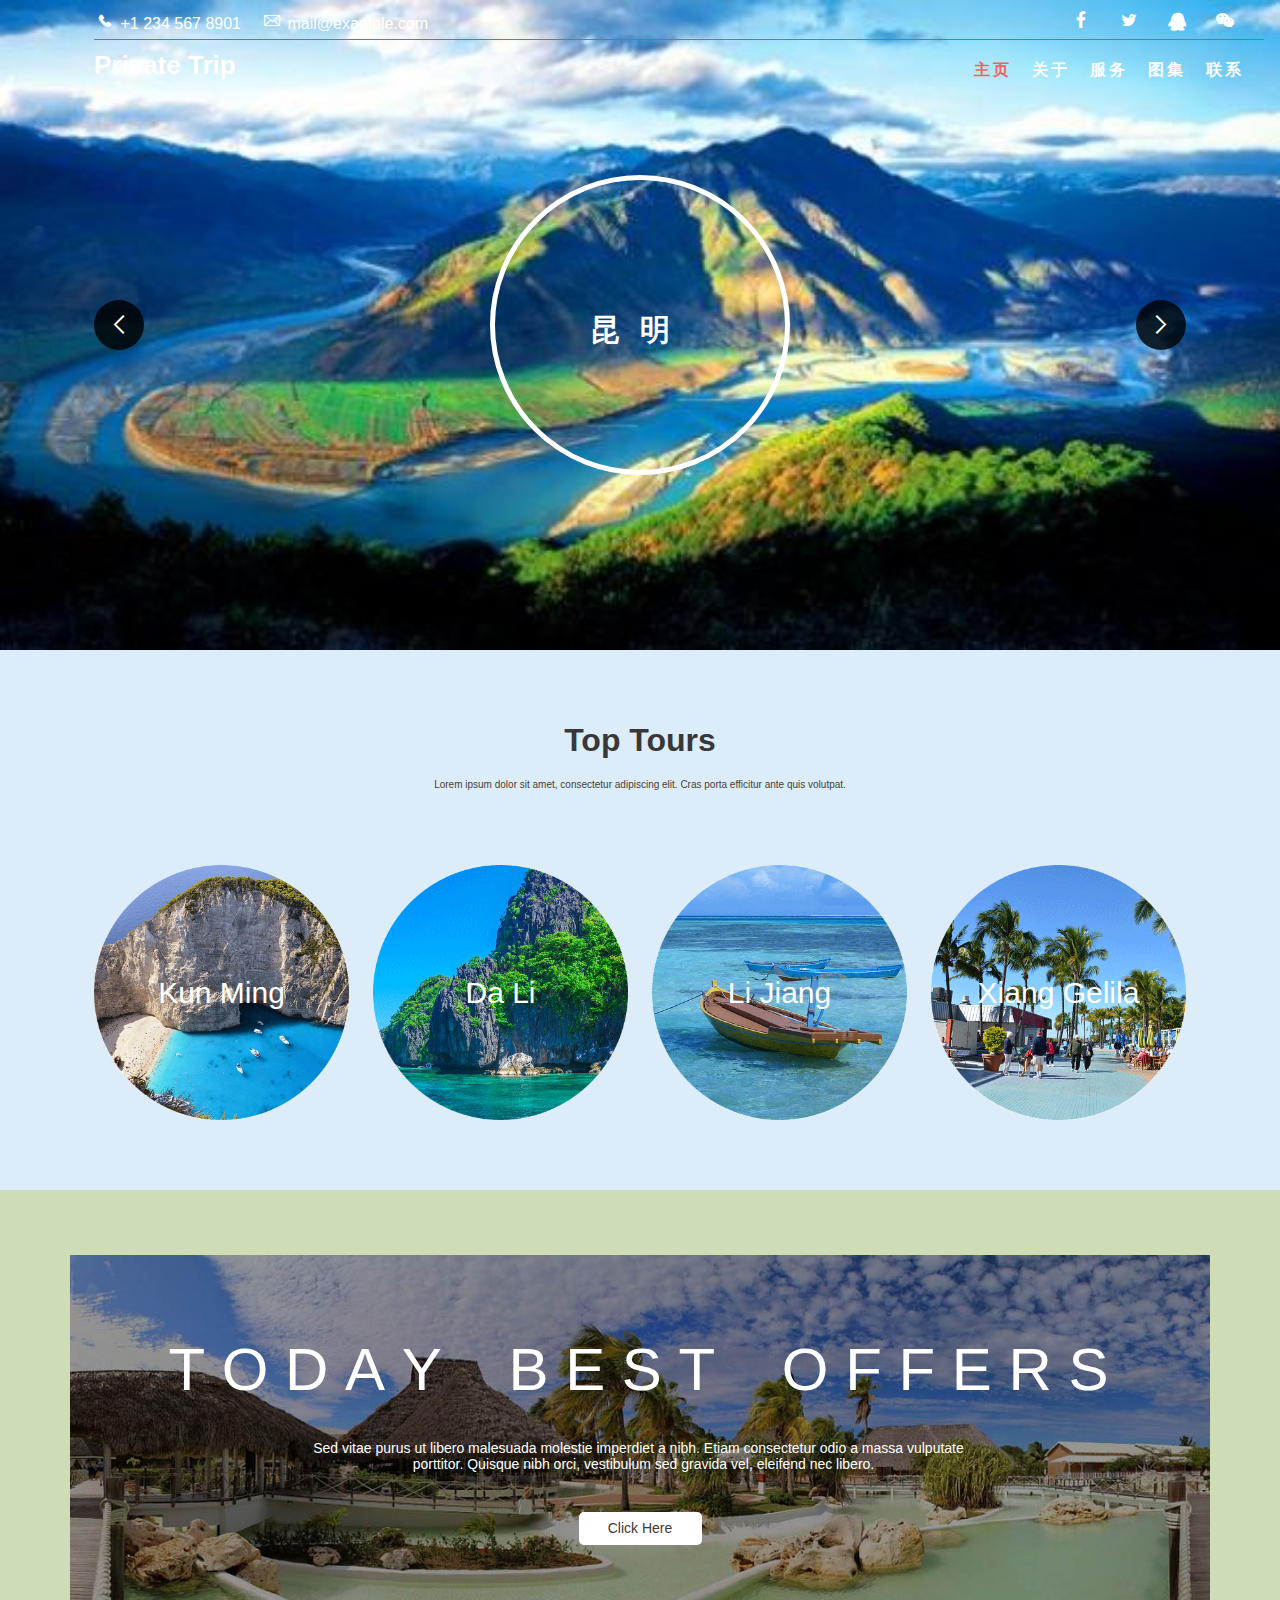
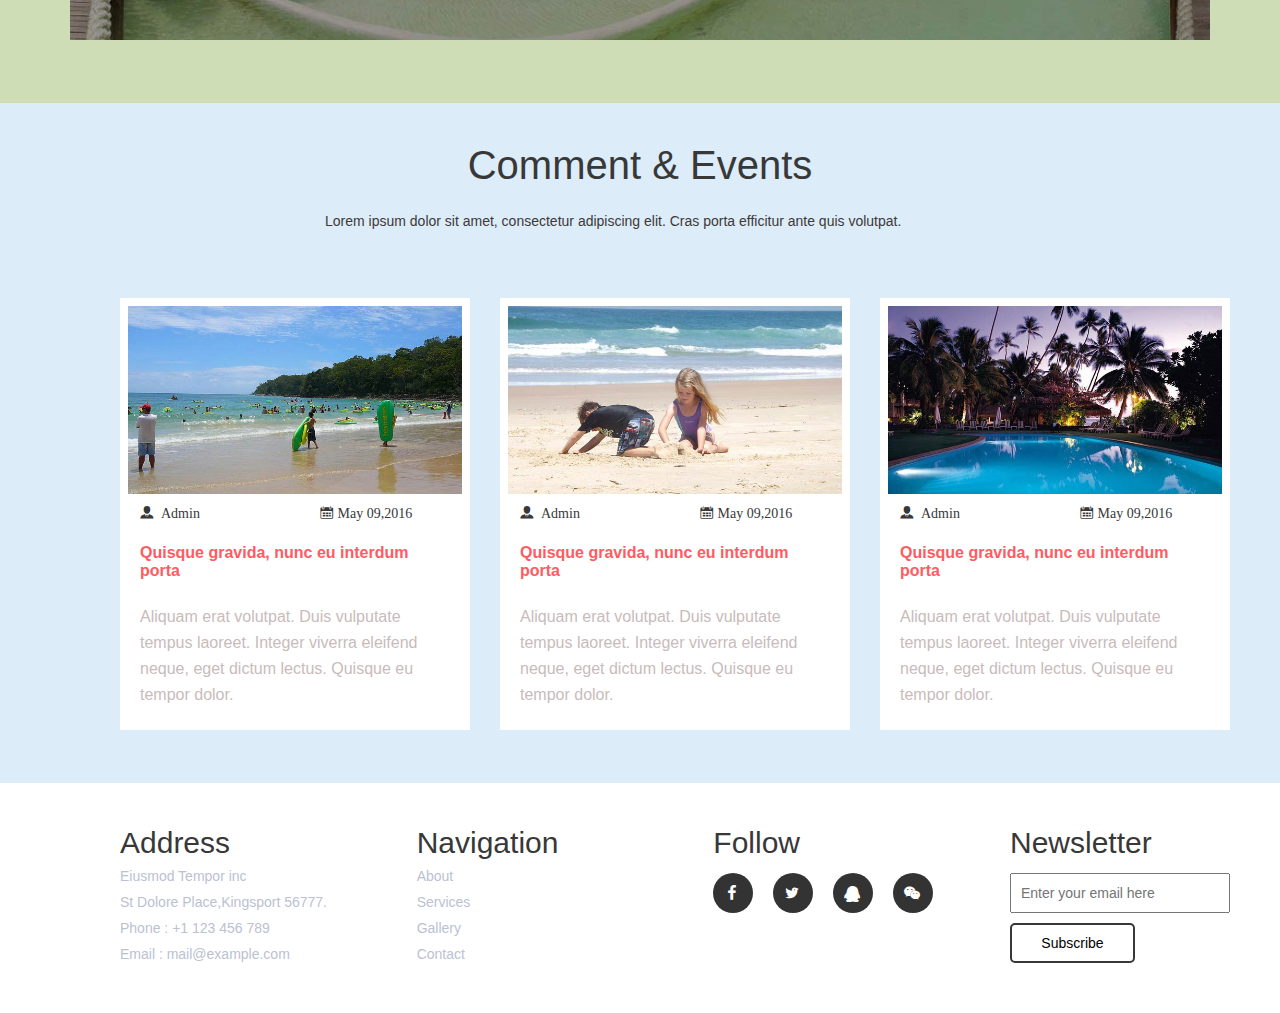
<file: 个人项目/index.html>
<!DOCTYPE html>
<html lang="en">
<head>
	<meta charset="UTF-8">
	<title>首页</title>
	<link rel="stylesheet" href="css/index.css">
	<!-- <link rel="stylesheet" href="css/response.css"> -->
	<link rel="stylesheet" href="css/iconfont/iconfont.css">
	<script src="js/jquery-3.2.1.js"></script>
	<!-- <script src="js/function.js"></script> -->
	<!-- <script src="js/animate.js"></script> -->
	<script src="js/index.js"></script>
</head>
<body>
	<!-- banner图开始 -->
	<section class="banner">
		<ul class="bannertu">
			<li>
				<a href="kunming.html"><img src="img/banner2.jpg" alt=""></a>
				<div class="siminfor">
					<h1><a href="kunming.html">昆明</a></h1>
				</div>
			</li>
			<li>
				<a href="dali.html"><img src="img/banner3.jpg" alt=""></a>
				<div class="siminfor">
					<h1><a href="dali.html">大理</a></h1>
				</div>
			</li>
			<li>
				<a href="lijiang.html"><img src="img/banner4.jpg" alt=""></a>
				<div class="siminfor">
					<h1><a href="lijiang.html">丽江</a></h1>
				</div>
			</li>
			<li>
				<a href="xianggelila.html"><img src="img/banner6.jpg" alt=""></a>
				<div class="siminfor">
					<h1><a href="xianggelila.html">香格里拉</a></h1>
				</div>
			</li>
		</ul>
		<div class="bl">
			<a href="javascript:(viod);"><i class="iconfont icon-mjiantou-copy"></i></a>
		</div>
		<div class="br">
			<a href="javascript:(viod);"><i class="iconfont icon-mjiantou-copy1"></i></a>
		</div>
	</section>
	<!-- banner图结束 -->
	<!-- banner图上的文字开始 -->
	<div class="top">
		<section class="banner-top">
			<div class="banner-left">				
				<li>
					<a href=""><i class="iconfont icon-iconorderdetailscellphone"></i> +1 234 567 8901</a>
				</li>
				<li>
					<a href=""><i class="iconfont icon-youjian"></i> mail@example.com</a>
				</li>				   
			</div>
			<div class="banner-right">
				<li>
				   <a href=""><i class="iconfont icon-facebookf"></i></a>
				</li>
				<li>
					<a href=""><i class="iconfont icon-xiaoniao"></i></a>
				</li>
				<li>
					<a href=""><i class="iconfont icon-qq"></i></a>
				</li>
				<li>
					<a href=""><i class="iconfont icon-weixin1"></i></a>
				</li>
			</div>
		</section>
		<section class="top2">
			<div class="top2-left">
				<a href=""><h2>Private Trip</h2></a>
			</div>
			<div class="top2-right">
				<li>
					<a href=""><h6 class="home">主页</h6></a>
				</li>
				<li>
					<a href="contact.html"><h6>关于</h6></a>
				</li>
				<li>
					<a href=""><h6>服务</h6></a>
				</li>
				<li>
					<a href="gallery.html"><h6>图集</h6></a>
				</li>
				<li>
					<a href="contact.html"><h6>联系</h6></a>
				</li>
			</div>
		</section>
	</div>
	<!-- banner图上的文字结束 -->
	<!-- 第二版开始 -->
	<div class="sec">
		<div class="sec1">
			<h3>Top Tours</h3>
		</div>
		<div class="sec2">
			<h6>Lorem ipsum dolor sit amet, consectetur adipiscing elit. Cras porta efficitur ante quis volutpat.</h6>
		</div>
		<div class="sec3">
			<li>
			    <a href=""><img src="img/a.png" alt=""></a>
			    <div class="wenzi">
				<a href="kunming.html"><h6>Kun Ming</h6></a></div>
				<a href=""><div class="yuanhuan"></div></a>		
			</li>			
			<li>
				<a href=""><img src="img/a1.png" alt=""></a>
				<div class="wenzi">
				<a href="dali.html"><h6>Da Li</h6></a></div>
				<a href=""><div class="yuanhuan"></div></a>
			</li>
			<li>
				<a href=""><img src="img/a2.png" alt=""></a>
				<div class="wenzi">
				<a href="lijiang.html"><h6>Li Jiang</h6></a></div>
				<a href=""><div class="yuanhuan"></div></a>
			</li>
			<li>
				<a href=""><img src="img/a3.png" alt=""></a>
				 <div class="wenzi">
				<a href="xianggelila.html"><h6>Xiang Gelila</h6></a></div>
				<a href=""><div class="yuanhuan"></div></a>
			</li>
		</div>
	</div>
	<!-- 第二版结束 -->
	<!-- 第三版开始 -->
	<div class="three">
		<div class="photo">
			<a href=""><img src="img/o1.jpg" alt=""></a>
			<div class="wenzibox">
				<h5>T&nbspO&nbspD&nbspA&nbspY&nbsp&nbsp&nbsp B&nbspE&nbspS&nbspT&nbsp&nbsp&nbsp O&nbspF&nbspF&nbspE&nbspR&nbspS</h5>
				<h6>Sed vitae purus ut libero malesuada molestie imperdiet a nibh. Etiam consectetur odio a massa vulputate 
				</h6>
				<h6 class="h61">porttitor. Quisque nibh orci, vestibulum sed gravida vel, eleifend nec libero.</h6>
				<div class="btn">
					<a href=""><h6>Click Here</h6></a>
				</div>
			</div>	    
		</div>
	</div>
	<!-- 第三版结束 -->
	<!-- 第四版开始 -->
	<div class="four">
		<h1>Comment & Events</h1>
		<h6>Lorem ipsum dolor sit amet, consectetur adipiscing elit. Cras porta efficitur ante quis volutpat.</h6>
		<ul class="four1">
			<li>
			    <div class="litop">
			  	    <a href=""><img src="img/n1.jpg" alt=""></a>
			    </div>
			    <div class="limid">
			  	    <div class="midleft">
			  		    <a href=""><i class="iconfont icon-lianxiren-copy">&nbsp&nbspAdmin</i></a>
			  	    </div>
			  	    <div class="midright">
			  		    <a href=""><i class="iconfont icon-rili"> May 09,2016</i></a>
			  	    </div>
			    </div>
			    <div class="libott">
			  	    <a href=""><h6>Quisque gravida, nunc eu interdum <br>porta</h6></a>
			    </div>
			    <div class="libott2">
			  	    <h6>Aliquam erat volutpat. Duis vulputate <br> tempus laoreet. Integer viverra eleifend <br>neque, eget dictum lectus. Quisque eu <br>tempor dolor.</h6>
			    </div>
			</li>
			<li>
				<div class="litop">
			  	    <a href=""><img src="img/n2.jpg" alt=""></a>
			    </div>
			    <div class="limid">
			  	    <div class="midleft">
			  		    <a href=""><i class="iconfont icon-lianxiren-copy">&nbsp&nbspAdmin</i></a>
			  	    </div>
			  	    <div class="midright">
			  		    <a href=""><i class="iconfont icon-rili"> May 09,2016</i></a>
			  	    </div>
			    </div>
			    <div class="libott">
			  	    <a href=""><h6>Quisque gravida, nunc eu interdum <br>porta</h6></a>
			    </div>
			    <div class="libott2">
			  	    <h6>Aliquam erat volutpat. Duis vulputate <br> tempus laoreet. Integer viverra eleifend <br>neque, eget dictum lectus. Quisque eu <br>tempor dolor.
			  	    </h6>
			    </div>
			</li>
			<li>
				<div class="litop">
			  	    <a href=""><img src="img/n3.jpg" alt=""></a>
			    </div>
			    <div class="limid">
			  	    <div class="midleft">
			  		    <a href=""><i class="iconfont icon-lianxiren-copy">&nbsp&nbspAdmin</i></a>
			  	    </div>
			  	    <div class="midright">
			  		    <a href=""><i class="iconfont icon-rili"> May 09,2016</i></a>
			  	    </div>
			    </div>
			    <div class="libott">
			  	    <a href=""><h6>Quisque gravida, nunc eu interdum <br>porta</h6></a>
			    </div>
			    <div class="libott2">
			  	    <h6>Aliquam erat volutpat. Duis vulputate <br> tempus laoreet. Integer viverra eleifend <br>neque, eget dictum lectus. Quisque eu <br>tempor dolor.</h6>
			    </div>
			</li>
		</ul>
	</div>
	<!-- 第四版结束 -->
	<!-- 底部开始 -->
	<div class="bottom">
		<ul>
			<li>
			    <h3>Address</h3>
			    <div class="rest">
			    	<h6>Eiusmod Tempor inc <br>
                        St Dolore Place,Kingsport 56777. <br>
                        Phone : +1 123 456 789 <br>
                        Email : mail@example.com
                    </h6>
			    </div>
			</li>
			<li>
				<h3>Navigation</h3>
				<div class="rest">
					<h6>
						<a href=""> About </a>  
					</h6>
					<h6>
						<a href="">Services</a>
					</h6>
					<h6>
						<a href="">Gallery </a>
					</h6>
					<h6>
						<a href="">Contact</a>
					</h6>					
				</div>
			</li>
			<li class="icon4">
				<h3>Follow</h3>
				<div class="rest2">
					<div class="yuan">
						<a href=""><i class="iconfont icon-facebookf"></i></a>
					</div>
					<div class="yuan">
						<a href=""><i class="iconfont icon-xiaoniao"></i></a>
					</div>
					<div class="yuan">
						<a href=""><i class="iconfont icon-qq"></i></a>
					</div>
					<div class="yuan">
						<a href=""><i class="iconfont icon-weixin1"></i></a>
					</div>
				</div>
			</li>
			<li class="enter2">
				<h3>Newsletter</h3>
				<div class="rest3">
					<textarea name="" id="" placeholder="Enter your email here"></textarea>
				</div>
				<div class="rest4">
					<button>Subscribe</button>
				</div>
			</li>
		</ul>
	</div>
	<!-- 底部结束 -->
</body>
</html>
</file>
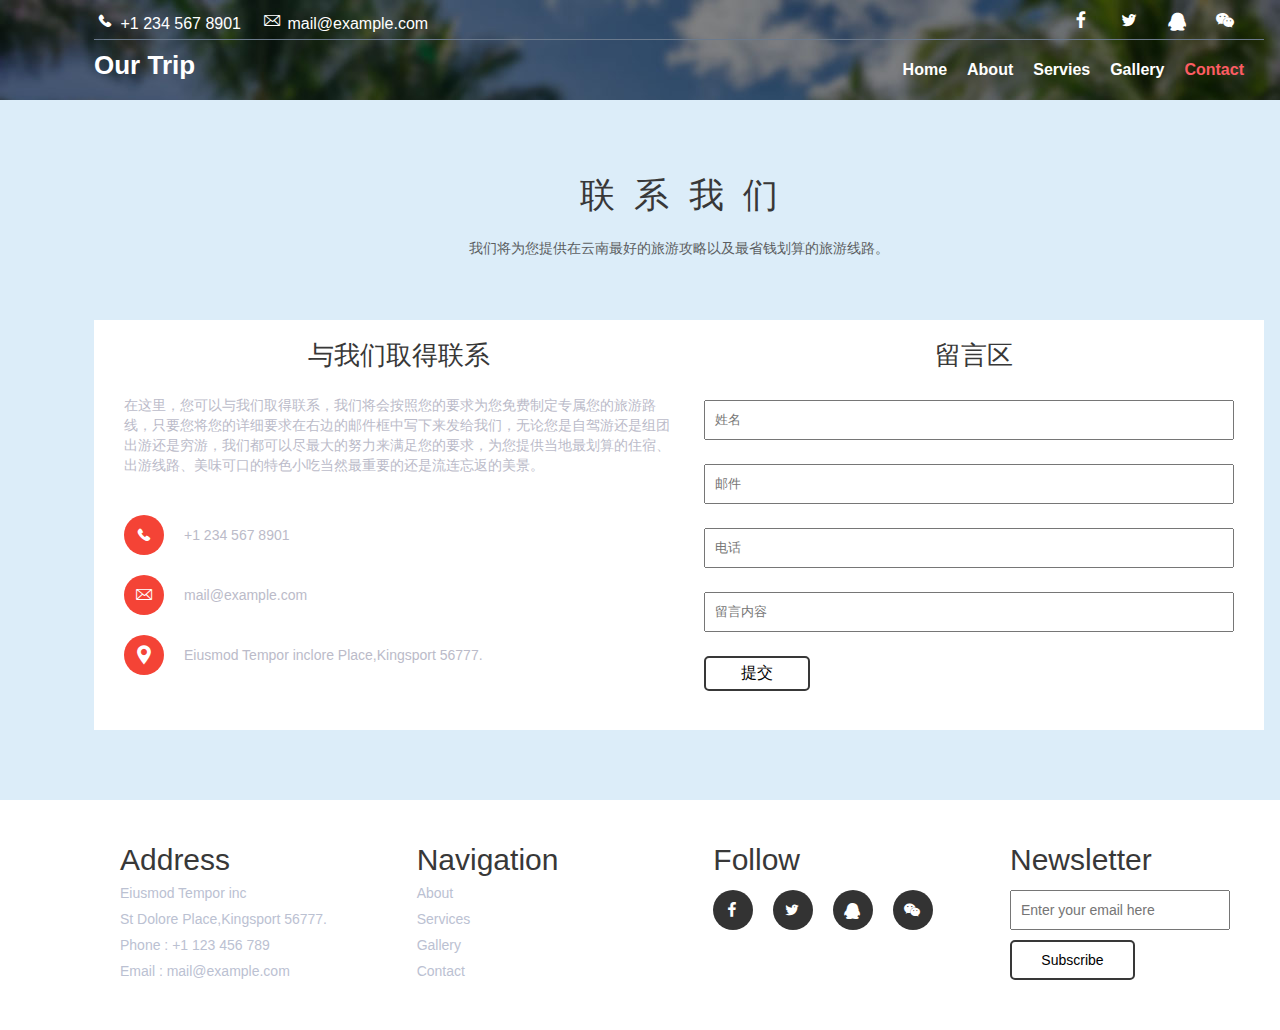
<file: 个人项目/contact.html>
<!DOCTYPE html>
<html lang="en">
<head>
	<meta charset="UTF-8">
	<title>contact</title>
	<link rel="stylesheet" href="css/contact.css">
	<link rel="stylesheet" href="css/iconfont/iconfont.css">
</head>
<body>
		<!-- banner图开始 -->
	<section class="banner">
		<ul class="bannertu">
			<li>
				<a href=""><img src="img/8.jpg" alt=""></a>
			</li>
		</ul>
	</section>
	<!-- banner图结束 -->
	<!-- banner图上的文字开始 -->
	<div class="top">
		<section class="banner-top">
			<div class="banner-left">				
				<li>
					<a href=""><i class="iconfont icon-iconorderdetailscellphone"></i> +1 234 567 8901</a>
				</li>
				<li>
					<a href=""><i class="iconfont icon-youjian"></i> mail@example.com</a>
				</li>				   
			</div>
			<div class="banner-right">
				<li>
				   <a href=""><i class="iconfont icon-facebookf"></i></a>
				</li>
				<li>
					<a href=""><i class="iconfont icon-xiaoniao"></i></a>
				</li>
				<li>
					<a href=""><i class="iconfont icon-qq"></i></a>
				</li>
				<li>
					<a href=""><i class="iconfont icon-weixin1"></i></a>
				</li>
			</div>
		</section>
		<section class="top2">
			<div class="top2-left">
				<a href=""><h2>Our Trip</h2></a>
			</div>
			<div class="top2-right">
				<li>
					<a href="index.html"><h6>Home</h6></a>		
				</li>
				<li>
					<a href=""><h6>About</h6></a>
				</li>
				<li>
					<a href=""><h6>Servies</h6></a>
				</li>
				<li>
					<a href=""><h6>Gallery</h6></a>
				</li>
				<li>
					<a href=""><h6 class="contact">Contact</h6></a>
				</li>
			</div>
		</section>
	</div>
	<div class="lianxi">
		<h1>联&nbsp&nbsp系&nbsp&nbsp我&nbsp&nbsp们</h1>
		<h6>我们将为您提供在云南最好的旅游攻略以及最省钱划算的旅游线路。</h6>
		<div class="lxbox">
			<li class="getc">
				<h5>与我们取得联系</h5>
				<div class="lianxiwenzi">
					<span>在这里，您可以与我们取得联系，我们将会按照您的要求为您免费制定专属您的旅游路线，只要您将您的详细要求在右边的邮件框中写下来发给我们，无论您是自驾游还是组团出游还是穷游，我们都可以尽最大的努力来满足您的要求，为您提供当地最划算的住宿、出游线路、美味可口的特色小吃当然最重要的还是流连忘返的美景。
					</span>
				</div>
				<div class="lxstyle">
					<div class="fangshi">
						<div class="yuan1">
							<i class="iconfont icon-iconorderdetailscellphone"></i>
						</div>
						<div class="dianhua">
							<span>+1 234 567 8901</span>
						</div>
					</div>
					<div class="fangshi">
						<div class="yuan1">
							<i class="iconfont icon-youjian"></i>
						</div>
						<div class="dianhua">
							<span>mail@example.com</span>
						</div>
					</div>
					<div class="fangshi">
						<div class="yuan1">
							<i class="iconfont icon-dingwei"></i>
						</div>
						<div class="dianhua">
							<span>Eiusmod Tempor inclore Place,Kingsport 56777.</span>
						</div>
					</div>
				</div>
			</li>
			<li class="leavec">
				<h5>留言区</h5>
				<textarea name="" placeholder="姓名"></textarea>
				<textarea name="" placeholder="邮件"></textarea>
				<textarea name="" placeholder="电话"></textarea>
				<textarea name="" placeholder="留言内容"></textarea>
				<button>提交</button>
			</li>
		</div>
	</div>
	<!-- 底部开始 -->
	<div class="bottom">
		<ul>
			<li>
			    <h3>Address</h3>
			    <div class="rest">
			    	<h6>Eiusmod Tempor inc <br>
                        St Dolore Place,Kingsport 56777. <br>
                        Phone : +1 123 456 789 <br>
                        Email : mail@example.com
                    </h6>
			    </div>
			</li>
			<li>
				<h3>Navigation</h3>
				<div class="rest">
					<h6>
						<a href=""> About </a>  
					</h6>
					<h6>
						<a href="">Services</a>
					</h6>
					<h6>
						<a href="">Gallery </a>
					</h6>
					<h6>
						<a href="">Contact</a>
					</h6>					
				</div>
			</li>
			<li class="icon4">
				<h3>Follow</h3>
				<div class="rest2">
					<div class="yuan">
						<a href=""><i class="iconfont icon-facebookf"></i></a>
					</div>
					<div class="yuan">
						<a href=""><i class="iconfont icon-xiaoniao"></i></a>
					</div>
					<div class="yuan">
						<a href=""><i class="iconfont icon-qq"></i></a>
					</div>
					<div class="yuan">
						<a href=""><i class="iconfont icon-weixin1"></i></a>
					</div>
				</div>
			</li>
			<li class="enter2">
				<h3>Newsletter</h3>
				<div class="rest3">
					<textarea name="" id="" placeholder="Enter your email here"></textarea>
				</div>
				<div class="rest4">
					<button>Subscribe</button>
				</div>
			</li>
		</ul>
	</div>
	<!-- 底部结束 -->
</body>
</html>
</file>
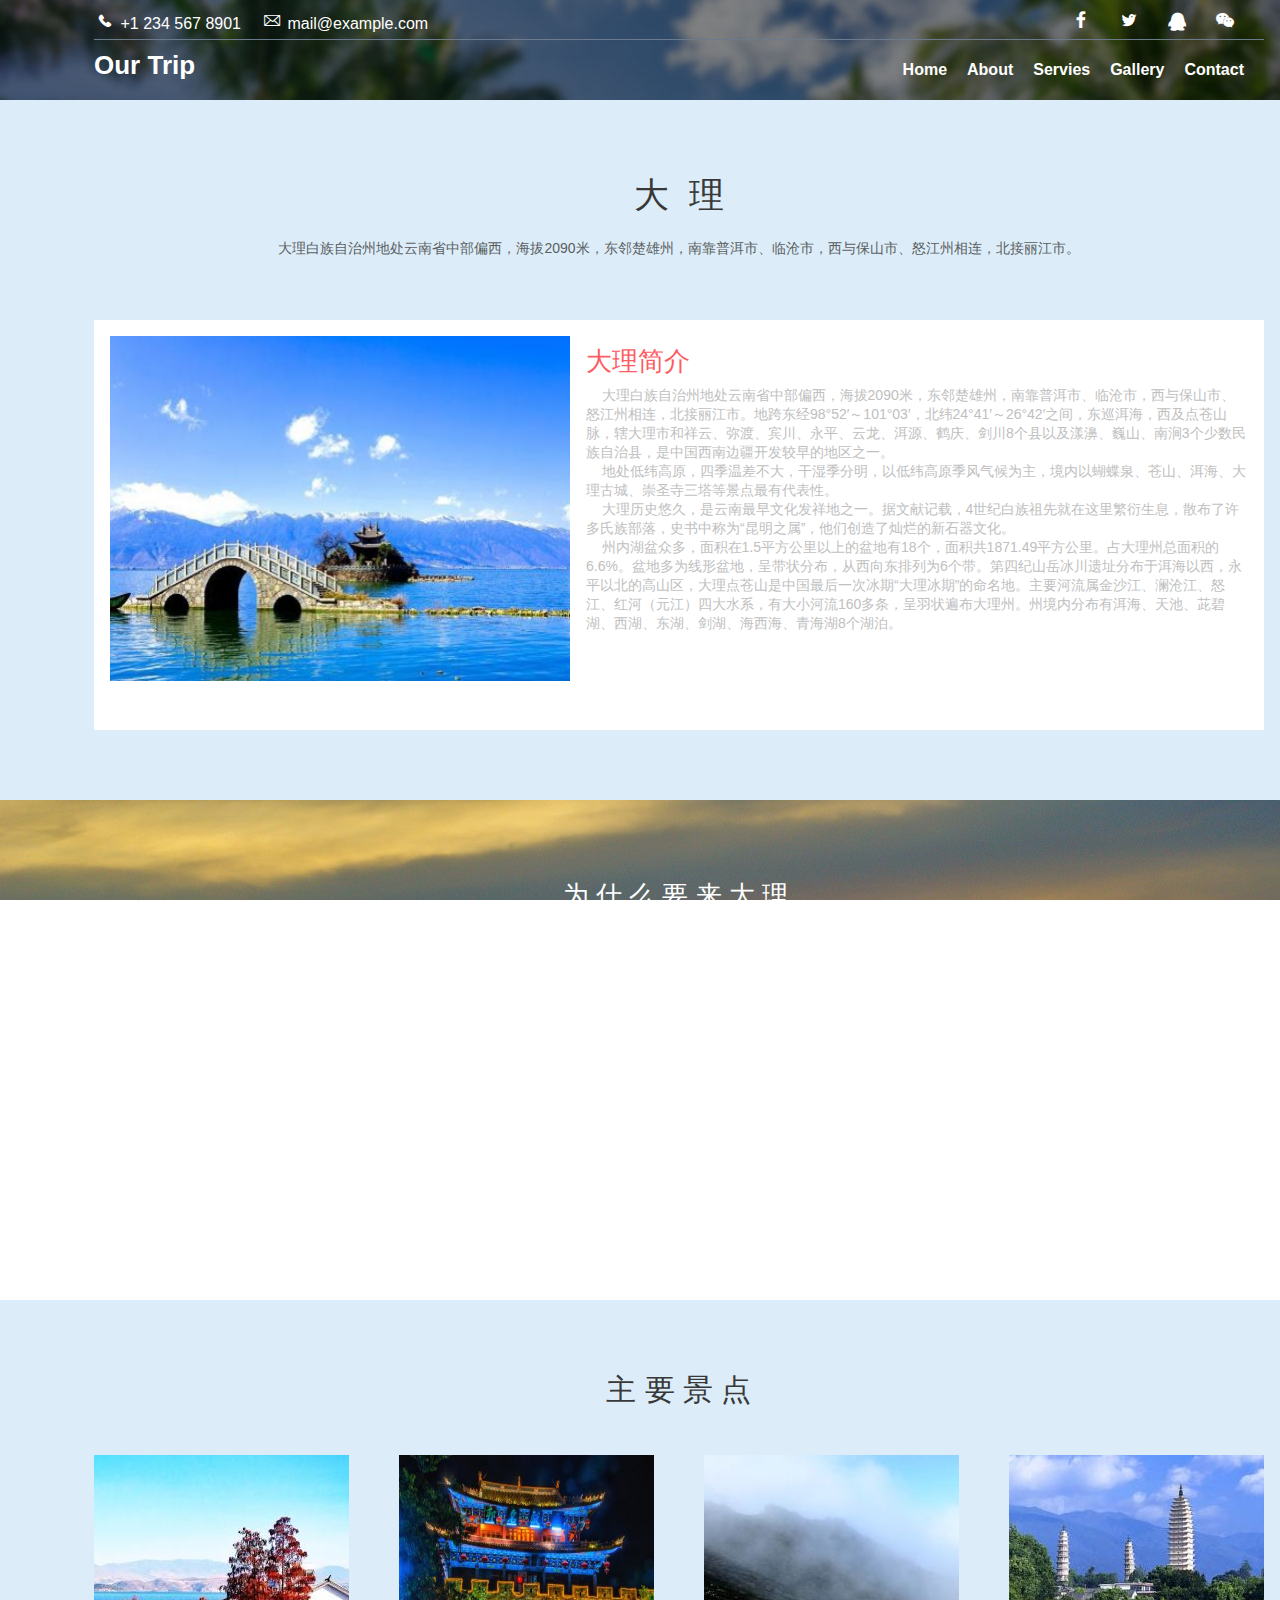
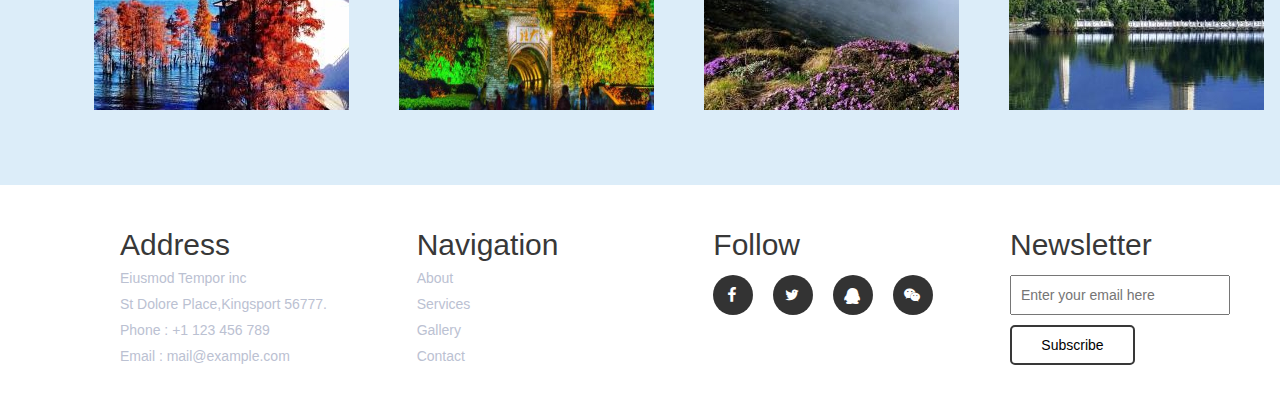
<file: 个人项目/dali.html>
<!DOCTYPE html>
<html lang="en">
<head>
	<meta charset="UTF-8">
	<title>大理</title>
	<link rel="stylesheet" href="css/dali.css">
	<link rel="stylesheet" href="css/iconfont/iconfont.css">
	<script src="js/dali.js"></script>
</head>
<body>
		<!-- banner图开始 -->
	<section class="banner">
		<ul class="bannertu">
			<li>
				<a href=""><img src="img/8.jpg" alt=""></a>
			</li>
		</ul>
	</section>
	<!-- banner图结束 -->
	<!-- banner图上的文字开始 -->
	<div class="top">
		<section class="banner-top">
			<div class="banner-left">				
				<li>
					<a href=""><i class="iconfont icon-iconorderdetailscellphone"></i> +1 234 567 8901</a>
				</li>
				<li>
					<a href=""><i class="iconfont icon-youjian"></i> mail@example.com</a>
				</li>				   
			</div>
			<div class="banner-right">
				<li>
				   <a href=""><i class="iconfont icon-facebookf"></i></a>
				</li>
				<li>
					<a href=""><i class="iconfont icon-xiaoniao"></i></a>
				</li>
				<li>
					<a href=""><i class="iconfont icon-qq"></i></a>
				</li>
				<li>
					<a href=""><i class="iconfont icon-weixin1"></i></a>
				</li>
			</div>
		</section>
		<section class="top2">
			<div class="top2-left">
				<a href=""><h2>Our Trip</h2></a>
			</div>
			<div class="top2-right">
				<li>
					<a href="index.html"><h6>Home</h6></a>		
				</li>
				<li>
					<a href=""><h6>About</h6></a>
				</li>
				<li>
					<a href=""><h6>Servies</h6></a>
				</li>
				<li>
					<a href=""><h6>Gallery</h6></a>
				</li>
				<li>
					<a href="contact.html"><h6>Contact</h6></a>
				</li>
			</div>
		</section>
	</div>
	<div class="kunming">
		<h1>大&nbsp&nbsp理</h1>
		<h6>大理白族自治州地处云南省中部偏西，海拔2090米，东邻楚雄州，南靠普洱市、临沧市，西与保山市、怒江州相连，北接丽江市。</h6>
		<div class="infor">
			<div class="imgleft">
				<a href=""><img src="img/dali1.jpg" alt="" class="img1"></a>
			</div>
			<div class="wenziright">
				<h5>大理简介</h5>
				<div class="jianjie">
					<span>&nbsp&nbsp&nbsp&nbsp大理白族自治州地处云南省中部偏西，海拔2090米，东邻楚雄州，南靠普洱市、临沧市，西与保山市、怒江州相连，北接丽江市。地跨东经98°52′～101°03′，北纬24°41′～26°42′之间，东巡洱海，西及点苍山脉，辖大理市和祥云、弥渡、宾川、永平、云龙、洱源、鹤庆、剑川8个县以及漾濞、巍山、南涧3个少数民族自治县，是中国西南边疆开发较早的地区之一。<br>
					&nbsp&nbsp&nbsp&nbsp地处低纬高原，四季温差不大，干湿季分明，以低纬高原季风气候为主，境内以蝴蝶泉、苍山、洱海、大理古城、崇圣寺三塔等景点最有代表性。<br>
					&nbsp&nbsp&nbsp&nbsp大理历史悠久，是云南最早文化发祥地之一。据文献记载，4世纪白族祖先就在这里繁衍生息，散布了许多氏族部落，史书中称为“昆明之属”，他们创造了灿烂的新石器文化。<br>
					&nbsp&nbsp&nbsp&nbsp州内湖盆众多，面积在1.5平方公里以上的盆地有18个，面积共1871.49平方公里。占大理州总面积的6.6%。盆地多为线形盆地，呈带状分布，从西向东排列为6个带。第四纪山岳冰川遗址分布于洱海以西，永平以北的高山区，大理点苍山是中国最后一次冰期“大理冰期”的命名地。主要河流属金沙江、澜沧江、怒江、红河（元江）四大水系，有大小河流160多条，呈羽状遍布大理州。州境内分布有洱海、天池、茈碧湖、西湖、东湖、剑湖、海西海、青海湖8个湖泊。
					</span>
				</div>
			</div>
		</div>
	</div>
	<!-- banner图上的文字结束 -->
	<section class="banner1">
		<ul class="bannertu1">
			<li>
				<a href=""><!--<img src="img/3.jpg" alt="">--></a>
				<div class="wenzi2">
					<h4>为&nbsp什&nbsp么&nbsp要&nbsp来&nbsp大&nbsp理&nbsp</h4>
					<div class="wenzi3">
						<h6>&nbsp&nbsp大理白族自治州地处云南省中部偏西，海拔2090米，东邻楚雄州，南靠普洱市、临沧市，西与保山市、怒江州相连，北接丽江市。地跨东经98°52′～101°03′，北纬24°41′～26°42′之间，东巡洱海，西及点苍山脉，辖大理市和祥云、弥渡、宾川、永平、云龙、洱源、鹤庆、剑川8个县以及漾濞、巍山、南涧3个少数民族自治县，是中国西南边疆开发较早的地区之一。</h6>
						<h6>&nbsp&nbsp&nbsp大理地处低纬高原，四季温差不大，干湿季分明，以低纬高原季风气候为主，境内以蝴蝶泉、苍山、洱海、大理古城、崇圣寺三塔等景点最有代表性。</h6>
						<h6>&nbsp&nbsp大理历史悠久，是云南最早文化发祥地之一。据文献记载，4世纪白族祖先就在这里繁衍生息，散布了许多氏族部落，史书中称为“昆明之属”，他们创造了灿烂的新石器文化。。</h6>
						<h6>&nbsp大理州地处云贵高原与横断山脉结合部位，地势西北高，东南低。地貌复杂多样，点苍山以西为高山峡谷区。点苍山以东、祥云以西为中山陡坡地形。境内的山脉主要属云岭山脉及怒山山脉，点苍山位于州境中部，如拱似屏，巍峨挺拔。</h6>
					</div>
					<div class="btn2">
						<a href="">
						<button>更&nbsp&nbsp多</button>
                        </a>
					</div>
				</div>
			</li>

		</ul>
	</section>
	<section class="mainp">
		<h2>主&nbsp要&nbsp景&nbsp点</h2>
		<ul class="jingdian">
			<li class="li1">
			    <img src="img/tujierhai.jpg" alt="">
			    <div class="zhezhao1">
			    	<a href="" class="diming">
			    		<h6>洱&nbsp海</h6>
			    	</a>
			    	<h5>云南省大理州大理市</h5>
			    </div>
			</li>
			<li class="li2">
				<img src="img/tujidaligucheng.jpg" alt="">
				<div class="zhezhao2">
			    	<a href="" class="diming">
			    		<h6>大理古城</h6>
			    	</a>
			    	<h5>云南省大理白族自治州大理市</h5>
			    </div>
			</li>
			<li class="li3">
				<img src="img/tujicangshan.jpg" alt="">
				<div class="zhezhao3">
			    	<a href="" class="diming">
			    		<h6>苍&nbsp山</h6>
			    	</a>
			    	<h5>云南省大理白族自治州大理市</h5>
			    </div>
			</li>
			<li class="li4">
				<img src="img/tujisanta1.jpg" alt="">
				<div class="zhezhao4">
			    	<a href="" class="diming">
			    		<h6>崇圣寺三塔</h6>
			    	</a>
			    	<h5>位于大理古城西北部1.5公里处，西对苍山应乐峰，东对洱海</h5>
			    </div>
			</li>
		</ul>
	</section>
	<!-- 底部开始 -->
	<div class="bottom">
		<ul>
			<li>
			    <h3>Address</h3>
			    <div class="rest">
			    	<h6>Eiusmod Tempor inc <br>
                        St Dolore Place,Kingsport 56777. <br>
                        Phone : +1 123 456 789 <br>
                        Email : mail@example.com
                    </h6>
			    </div>
			</li>
			<li>
				<h3>Navigation</h3>
				<div class="rest">
					<h6>
						<a href=""> About </a>  
					</h6>
					<h6>
						<a href="">Services</a>
					</h6>
					<h6>
						<a href="">Gallery </a>
					</h6>
					<h6>
						<a href="">Contact</a>
					</h6>					
				</div>
			</li>
			<li class="icon4">
				<h3>Follow</h3>
				<div class="rest2">
					<div class="yuan">
						<a href=""><i class="iconfont icon-facebookf"></i></a>
					</div>
					<div class="yuan">
						<a href=""><i class="iconfont icon-xiaoniao"></i></a>
					</div>
					<div class="yuan">
						<a href=""><i class="iconfont icon-qq"></i></a>
					</div>
					<div class="yuan">
						<a href=""><i class="iconfont icon-weixin1"></i></a>
					</div>
				</div>
			</li>
			<li class="enter2">
				<h3>Newsletter</h3>
				<div class="rest3">
					<textarea name="" id="" placeholder="Enter your email here"></textarea>
				</div>
				<div class="rest4">
					<button>Subscribe</button>
				</div>
			</li>
		</ul>
	</div>
	<!-- 底部结束 -->
	
</body>
</html>
</file>
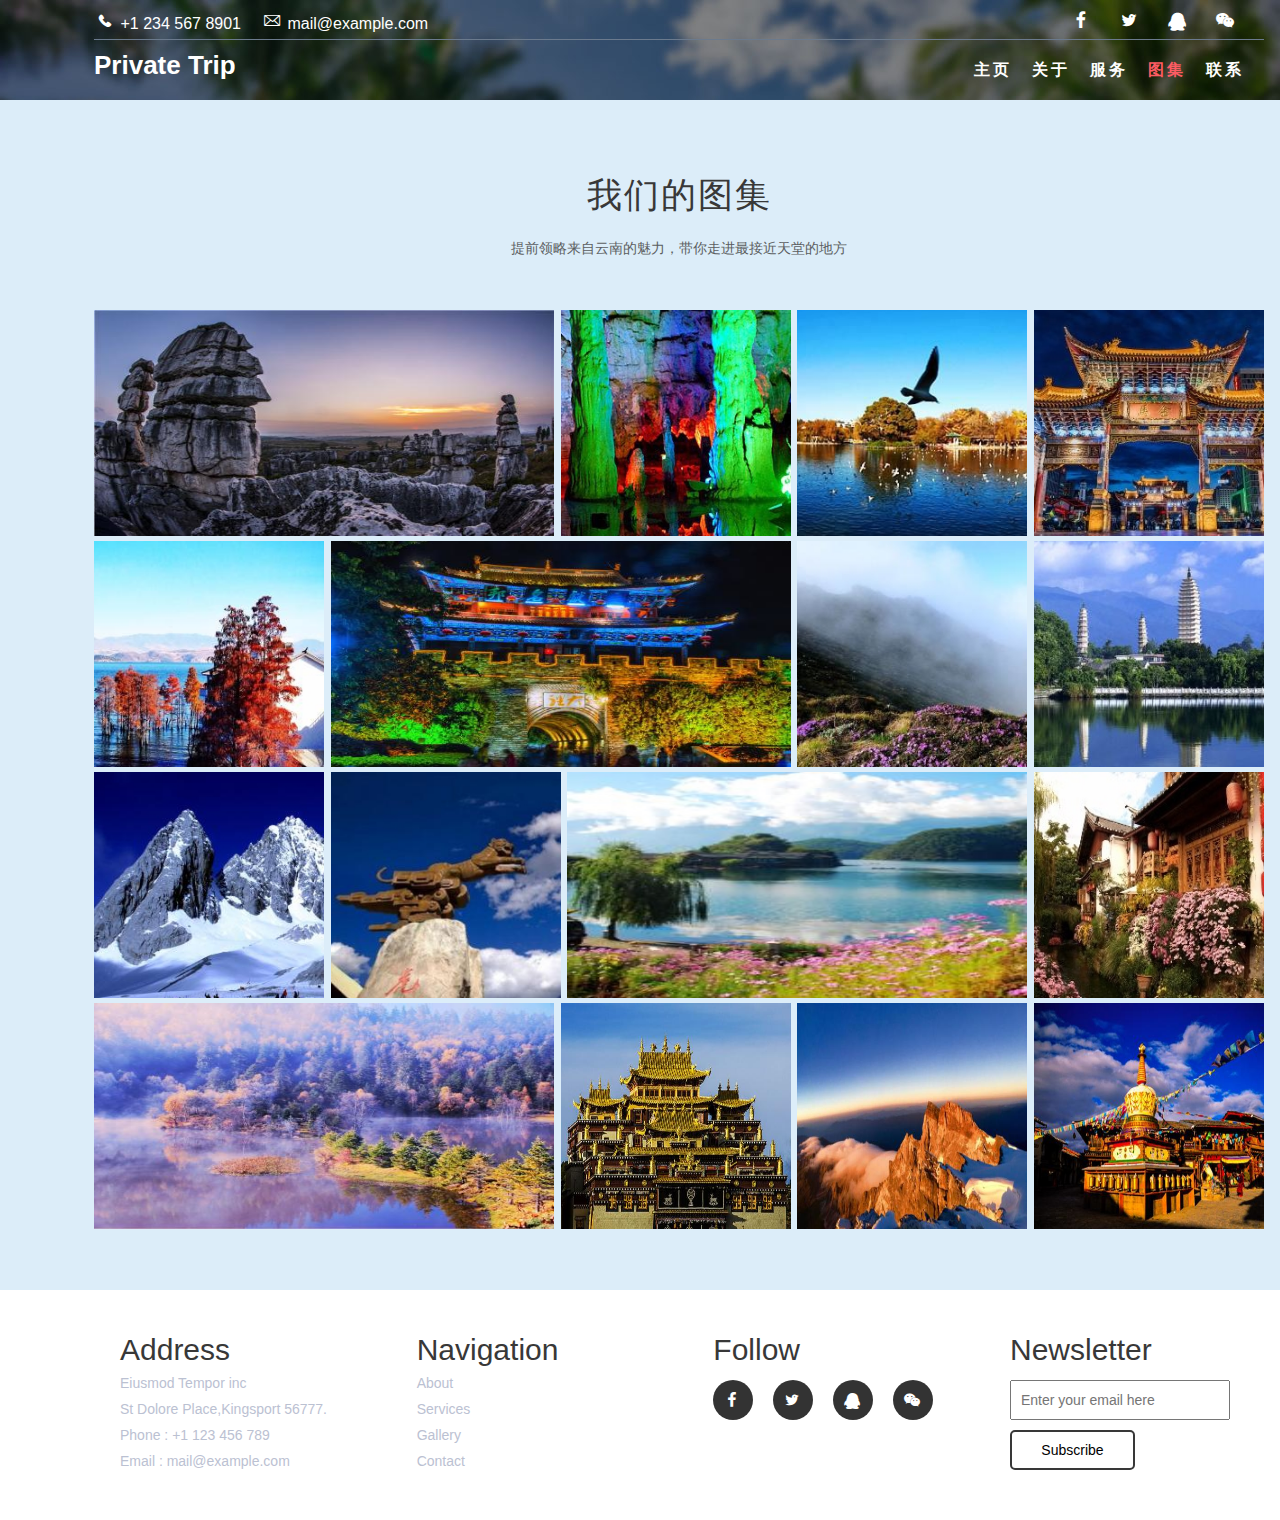
<file: 个人项目/gallery.html>
<!DOCTYPE html>
<html lang="en">
<head>
    <meta charset="UTF-8">
    <title>图集</title>
    <link rel="stylesheet" href="css/gallery.css">
    <link rel="stylesheet" href="css/iconfont/iconfont.css">
</head>
<body>
<!-- banner图开始 -->
<section class="banner">
    <ul class="bannertu">
        <li>
            <a href=""><img src="img/8.jpg" alt=""></a>
        </li>
    </ul>
</section>
<!-- banner图结束 -->
<!-- banner图上的文字开始 -->
<div class="top">
    <section class="banner-top">
        <div class="banner-left">
            <li>
                <a href=""><i class="iconfont icon-iconorderdetailscellphone"></i> +1 234 567 8901</a>
            </li>
            <li>
                <a href=""><i class="iconfont icon-youjian"></i> mail@example.com</a>
            </li>
        </div>
        <div class="banner-right">
            <li>
                <a href=""><i class="iconfont icon-facebookf"></i></a>
            </li>
            <li>
                <a href=""><i class="iconfont icon-xiaoniao"></i></a>
            </li>
            <li>
                <a href=""><i class="iconfont icon-qq"></i></a>
            </li>
            <li>
                <a href=""><i class="iconfont icon-weixin1"></i></a>
            </li>
        </div>
    </section>
    <section class="top2">
        <div class="top2-left">
            <a href=""><h2>Private Trip</h2></a>
        </div>
        <div class="top2-right">
            <li>
                <a href="index.html"><h6>主页</h6></a>
            </li>
            <li>
                <a href=""><h6>关于</h6></a>
            </li>
            <li>
                <a href=""><h6>服务</h6></a>
            </li>
            <li>
                <a href=""><h6 class="gallery">图集</h6></a>
            </li>
            <li>
                <a href="contact.html"><h6>联系</h6></a>
            </li>
        </div>
    </section>
</div>
<div class="kunming">
    <h1>我们的图集</h1>
    <h6>提前领略来自云南的魅力，带你走进最接近天堂的地方</h6>
    <div class="infor">
        <div class="infor1">
            <li class="big">
                <a href=""><img src="img/shiling.jpg" alt=""></a>
                <div class="zhezhao">
                    <a href="">昆明石林</a>
                </div>
            </li>
            <li class="small">
                <a href=""><img src="img/rongdong.jpg" alt=""></a>
                <div class="zhezhao2">
                    <a href="">良宜九乡</a>
                </div>
            </li>
            <li class="small">
                <a href=""><img src="img/cuihu.jpg" alt=""></a>
                <div class="zhezhao2">
                    <a href="">昆明翠湖</a>
                </div>
            </li>
            <li class="small">
                <a href=""><img src="img/jinma.jpg" alt=""></a>
                <div class="zhezhao2">
                    <a href="">金马碧鸡坊</a>
                </div>
            </li>
        </div>

        <div class="infor1">
            <li class="small">
                <a href=""><img src="img/tujierhai.jpg" alt=""></a>
                <div class="zhezhao2">
                    <a href="">大理洱海</a>
                </div>
            </li>
            <li class="big">
                <a href=""><img src="img/tujidaligucheng.jpg" alt=""></a>
                <div class="zhezhao">
                    <a href="">大理古城</a>
                </div>
            </li>
            <li class="small">
                <a href=""><img src="img/tujicangshan.jpg" alt=""></a>
                <div class="zhezhao2">
                    <a href="">大理苍山</a>
                </div>
            </li>
            <li class="small">
                <a href=""><img src="img/tujisanta1.jpg" alt=""></a>
                <div class="zhezhao2">
                    <a href="">崇圣寺三塔</a>
                </div>
            </li>
        </div>
        
        <div class="infor1">
            <li class="small">
                <a href=""><img src="img/yulongxueshan.jpg" alt=""></a>
                <div class="zhezhao2">
                    <a href="">玉龙雪山</a>
                </div>
            </li>
            <li class="small">
                <a href=""><img src="img/lijianghutiaoxia.jpg" alt=""></a>
                <div class="zhezhao2">
                    <a href="">虎跳峡</a>
                </div>
            </li>
            <li class="big">
                <a href=""><img src="img/lijiangluguh.jpg" alt=""></a>
                <div class="zhezhao">
                    <a href="">丽江泸沽湖</a>
                </div>
            </li>
            <li class="small">
                <a href=""><img src="img/lijianggucheng.jpg" alt=""></a>
                <div class="zhezhao2">
                    <a href="">丽江古城</a>
                </div>
            </li>
        </div>
        <div class="infor1">
            <li class="big">
                <a href=""><img src="img/pudacuo2.jpg" alt=""></a>
                <div class="zhezhao">
                    <a href="">普达措国家森林公园</a>
                </div>
            </li>
            <li class="small">
                <a href=""><img src="img/songzanlin.jpg" alt=""></a>
                <div class="zhezhao2">
                    <a href="">松赞林寺</a>
                </div>
            </li>
            <li class="small">
                <a href=""><img src="img/habaxueshan.jpg" alt=""></a>
                <div class="zhezhao2">
                    <a href="">哈巴雪山</a>
                </div>
            </li>
            <li class="small">
                <a href=""><img src="img/tujidukezong.jpg" alt=""></a>
                <div class="zhezhao2">
                    <a href="">独克宗古城</a>
                </div>
            </li>
        </div>

    </div>
</div>
<!-- 底部开始 -->
<div class="bottom">
    <ul>
        <li>
            <h3>Address</h3>
            <div class="rest">
                <h6>Eiusmod Tempor inc <br>
                    St Dolore Place,Kingsport 56777. <br>
                    Phone : +1 123 456 789 <br>
                    Email : mail@example.com
                </h6>
            </div>
        </li>
        <li>
            <h3>Navigation</h3>
            <div class="rest">
                <h6>
                    <a href=""> About </a>
                </h6>
                <h6>
                    <a href="">Services</a>
                </h6>
                <h6>
                    <a href="">Gallery </a>
                </h6>
                <h6>
                    <a href="">Contact</a>
                </h6>
            </div>
        </li>
        <li class="icon4">
            <h3>Follow</h3>
            <div class="rest2">
                <div class="yuan">
                    <a href=""><i class="iconfont icon-facebookf"></i></a>
                </div>
                <div class="yuan">
                    <a href=""><i class="iconfont icon-xiaoniao"></i></a>
                </div>
                <div class="yuan">
                    <a href=""><i class="iconfont icon-qq"></i></a>
                </div>
                <div class="yuan">
                    <a href=""><i class="iconfont icon-weixin1"></i></a>
                </div>
            </div>
        </li>
        <li class="enter2">
            <h3>Newsletter</h3>
            <div class="rest3">
                <textarea name="" id="" placeholder="Enter your email here"></textarea>
            </div>
            <div class="rest4">
                <button>Subscribe</button>
            </div>
        </li>
    </ul>
</div>
<!-- 底部结束 -->
</body>
</html>
</file>
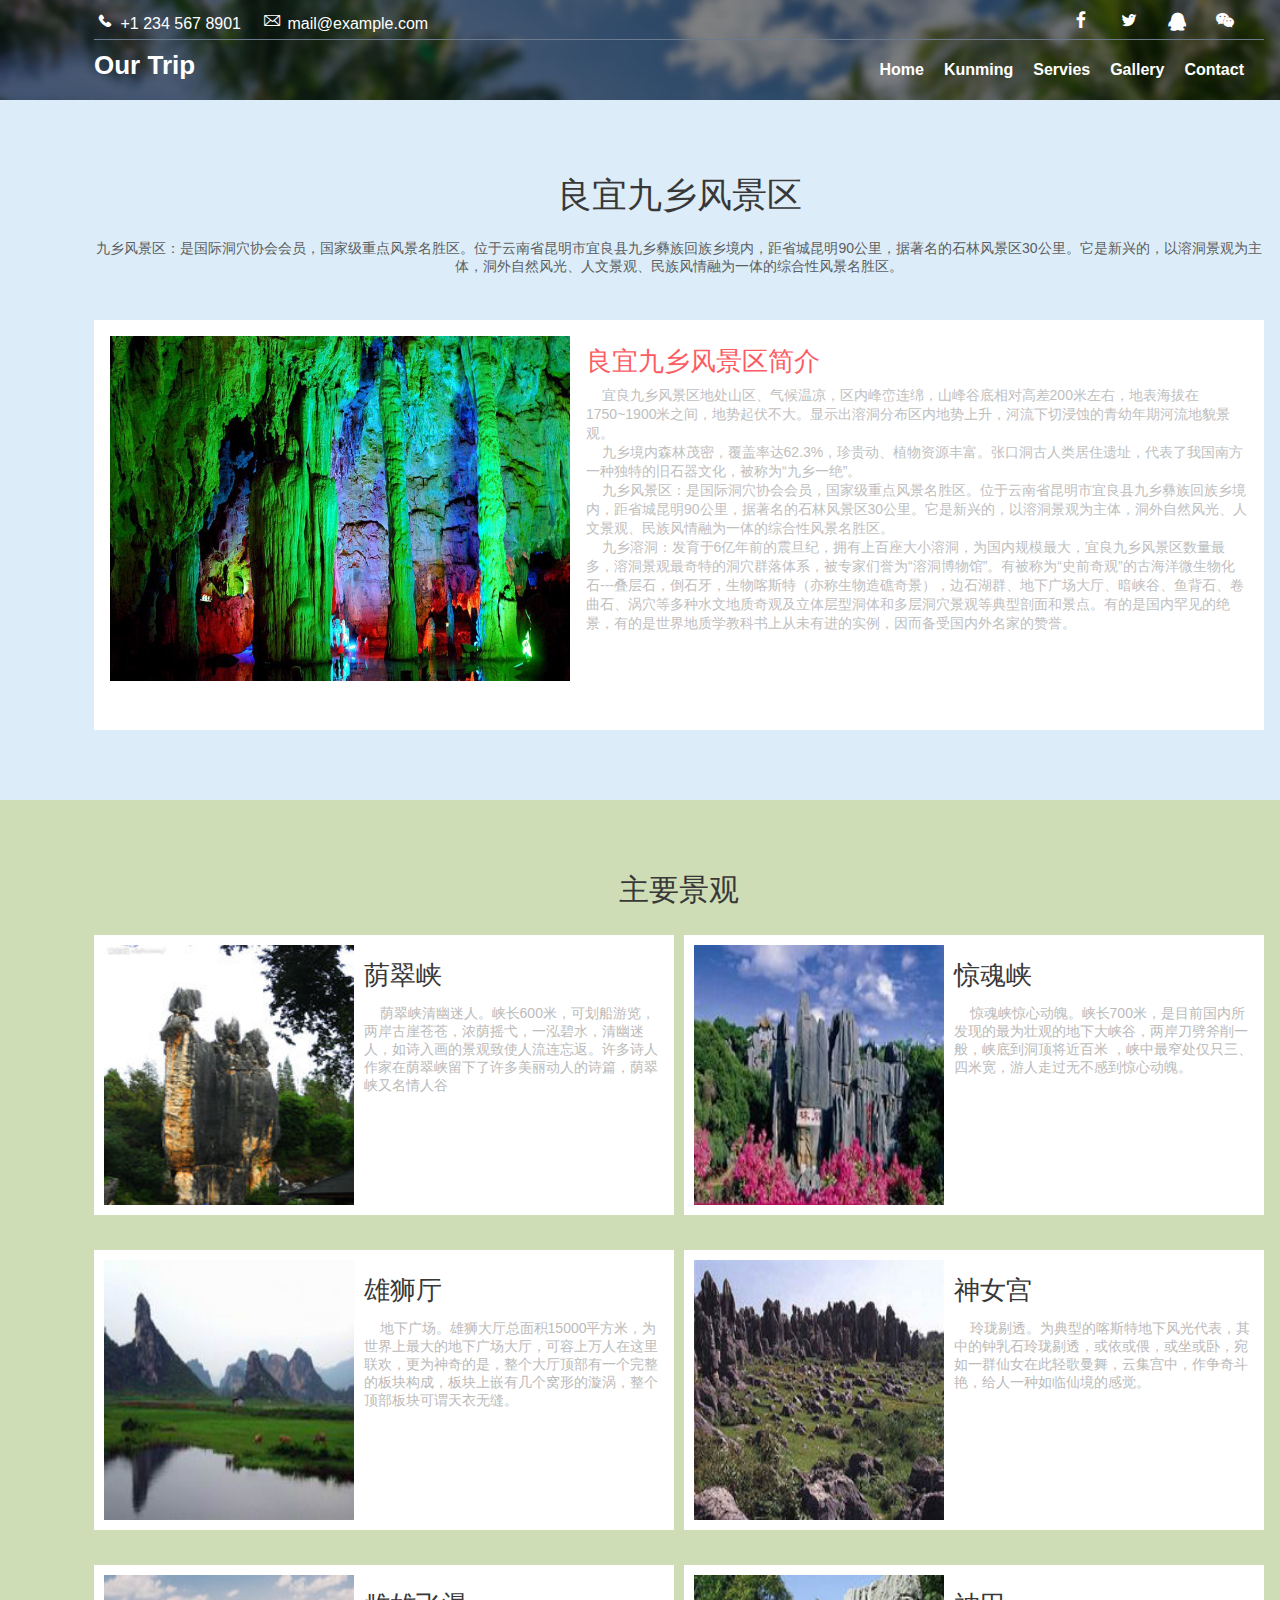
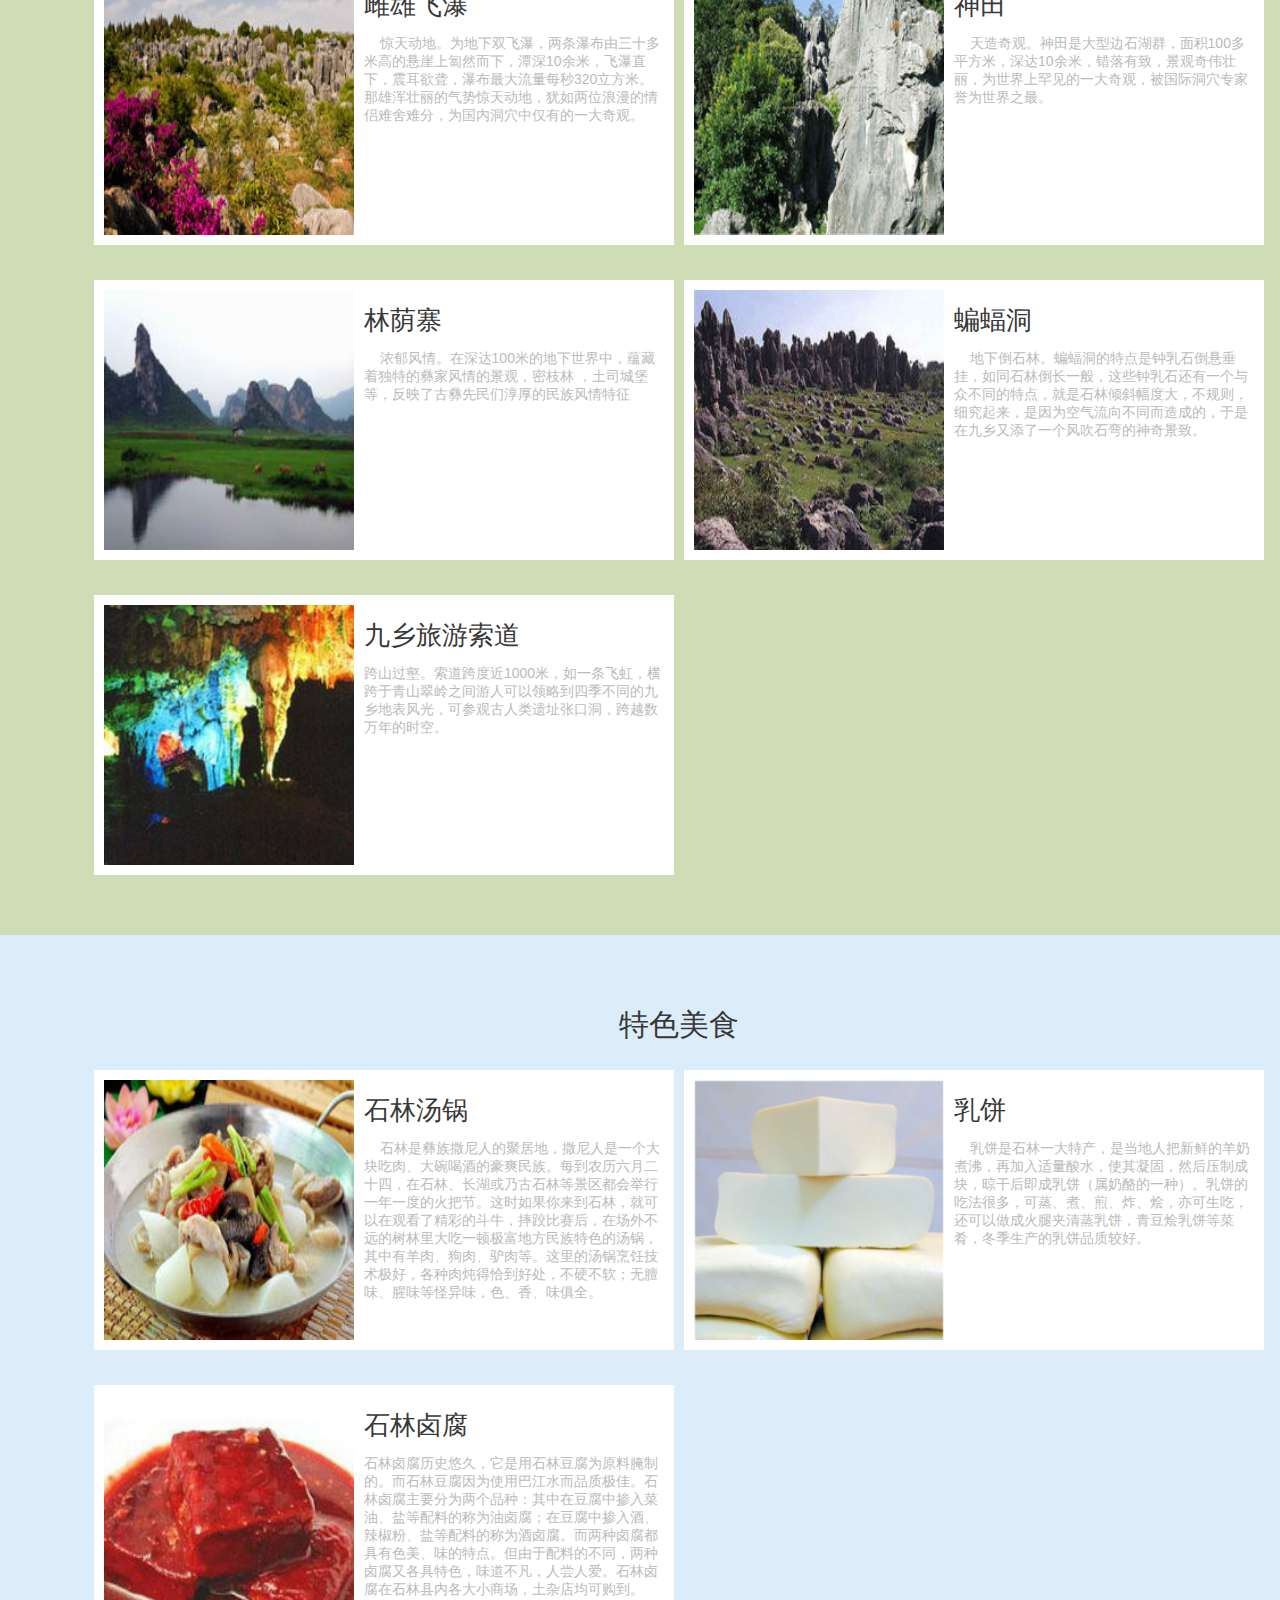
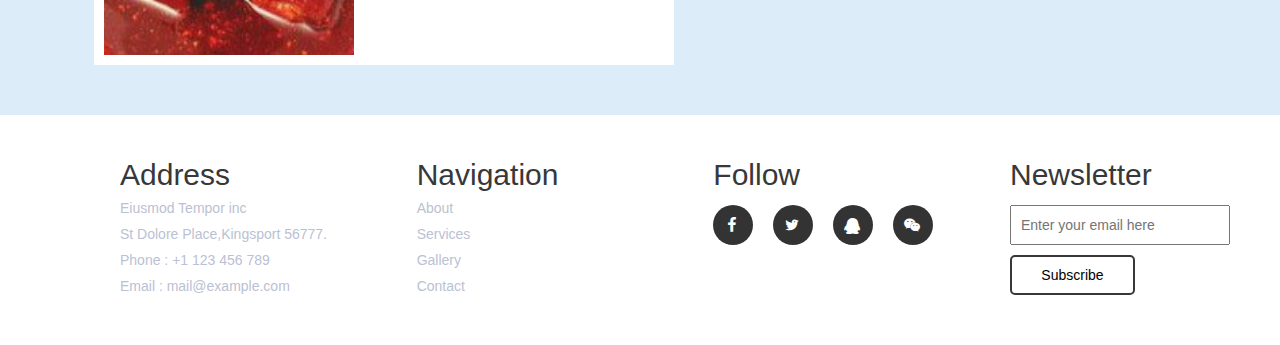
<file: 个人项目/jiuxiangrongdong.html>
<!DOCTYPE html>
<html lang="en">
<head>
	<meta charset="UTF-8">
	<title>良宜九乡</title>
	<link rel="stylesheet" href="css/jiuxiangrongdong.css">
	<link rel="stylesheet" href="css/iconfont/iconfont.css">
</head>
<body>
		<!-- banner图开始 -->
	<section class="banner">
		<ul class="bannertu">
			<li>
				<a href=""><img src="img/8.jpg" alt=""></a>
			</li>
		</ul>
	</section>
	<!-- banner图结束 -->
	<!-- banner图上的文字开始 -->
	<div class="top">
		<section class="banner-top">
			<div class="banner-left">				
				<li>
					<a href=""><i class="iconfont icon-iconorderdetailscellphone"></i> +1 234 567 8901</a>
				</li>
				<li>
					<a href=""><i class="iconfont icon-youjian"></i> mail@example.com</a>
				</li>				   
			</div>
			<div class="banner-right">
				<li>
				   <a href=""><i class="iconfont icon-facebookf"></i></a>
				</li>
				<li>
					<a href=""><i class="iconfont icon-xiaoniao"></i></a>
				</li>
				<li>
					<a href=""><i class="iconfont icon-qq"></i></a>
				</li>
				<li>
					<a href=""><i class="iconfont icon-weixin1"></i></a>
				</li>
			</div>
		</section>
		<section class="top2">
			<div class="top2-left">
				<a href=""><h2>Our Trip</h2></a>
			</div>
			<div class="top2-right">
				<li>
					<a href="index.html"><h6>Home</h6></a>		
				</li>
				<li>
					<a href="kunming.html"><h6>Kunming</h6></a>
				</li>
				<li>
					<a href=""><h6>Servies</h6></a>
				</li>
				<li>
					<a href=""><h6>Gallery</h6></a>
				</li>
				<li>
					<a href="contact.html"><h6>Contact</h6></a>
				</li>
			</div>
		</section>
	</div>
	<div class="kunming">
		<h1>良宜九乡风景区</h1>
		<h6>九乡风景区：是国际洞穴协会会员，国家级重点风景名胜区。位于云南省昆明市宜良县九乡彝族回族乡境内，距省城昆明90公里，据著名的石林风景区30公里。它是新兴的，以溶洞景观为主体，洞外自然风光、人文景观、民族风情融为一体的综合性风景名胜区。</h6>
		<div class="infor">
			<div class="imgleft">
				<a href=""><img src="img/溶洞_看图王.jpg" alt="" class="img1"></a>
			</div>
			<div class="wenziright">
				<h5>良宜九乡风景区简介</h5>
				<div class="jianjie">
					<span>&nbsp&nbsp&nbsp&nbsp宜良九乡风景区地处山区、气候温凉，区内峰峦连绵，山峰谷底相对高差200米左右，地表海拔在1750~1900米之间，地势起伏不大。显示出溶洞分布区内地势上升，河流下切浸蚀的青幼年期河流地貌景观。<br>
					&nbsp&nbsp&nbsp&nbsp九乡境内森林茂密，覆盖率达62.3%，珍贵动、植物资源丰富。张口洞古人类居住遗址，代表了我国南方一种独特的旧石器文化，被称为“九乡一绝”。<br>
					&nbsp&nbsp&nbsp&nbsp九乡风景区：是国际洞穴协会会员，国家级重点风景名胜区。位于云南省昆明市宜良县九乡彝族回族乡境内，距省城昆明90公里，据著名的石林风景区30公里。它是新兴的，以溶洞景观为主体，洞外自然风光、人文景观、民族风情融为一体的综合性风景名胜区。<br>
					&nbsp&nbsp&nbsp&nbsp九乡溶洞：发育于6亿年前的震旦纪，拥有上百座大小溶洞，为国内规模最大，宜良九乡风景区数量最多，溶洞景观最奇特的洞穴群落体系，被专家们誉为“溶洞博物馆”。有被称为“史前奇观”的古海洋微生物化石---叠层石，倒石牙，生物喀斯特（亦称生物造礁奇景），边石湖群、地下广场大厅、暗峡谷、鱼背石、卷曲石、涡穴等多种水文地质奇观及立体层型洞体和多层洞穴景观等典型剖面和景点。有的是国内罕见的绝景，有的是世界地质学教科书上从未有进的实例，因而备受国内外名家的赞誉。
					</span>
				</div>
			</div>
		</div>
	</div>
	<!-- banner图上的文字结束 -->
	<section class="fengjin">
		<h1>主要景观</h1>
		<div class="fengjin1">
			<li>
				<div class="imgkuang">
					<a href=""><img src="img/小石林.jpg" alt=""></a>
				</div>
				<div class="wenzibox">
					<h3>荫翠峡</h3>
                    <h6>&nbsp&nbsp&nbsp&nbsp荫翠峡清幽迷人。峡长600米，可划船游览，两岸古崖苍苍，浓荫摇弋，一泓碧水，清幽迷人，如诗入画的景观致使人流连忘返。许多诗人作家在荫翠峡留下了许多美丽动人的诗篇，荫翠峡又名情人谷</h6>
				</div>
			</li>
			<li>
				<div class="imgkuang">
					<a href=""><img src="img/大石林.jpg" alt=""></a>
				</div>
				<div class="wenzibox">
					<h3>惊魂峡</h3>
                    <h6>&nbsp&nbsp&nbsp&nbsp惊魂峡惊心动魄。峡长700米，是目前国内所发现的最为壮观的地下大峡谷，两岸刀劈斧削一般，峡底到洞顶将近百米 ，峡中最窄处仅只三、四米宽，游人走过无不感到惊心动魄。</h6>
				</div>
			</li>
		</div>
		<div class="fengjin1">
			<li>
				<div class="imgkuang">
					<a href=""><img src="img/石林长湖.jpg" alt=""></a>
				</div>
				<div class="wenzibox">
					<h3>雄狮厅</h3>
                    <h6>&nbsp&nbsp&nbsp&nbsp地下广场。雄狮大厅总面积15000平方米，为世界上最大的地下广场大厅，可容上万人在这里联欢，更为神奇的是，整个大厅顶部有一个完整的板块构成，板块上嵌有几个窝形的漩涡，整个顶部板块可谓天衣无缝。 </h6>
				</div>
			</li>
			<li>
				<div class="imgkuang">
					<a href=""><img src="img/步哨山.jpg" alt=""></a>
				</div>
				<div class="wenzibox">
					<h3>神女宫</h3>
                    <h6>&nbsp&nbsp&nbsp&nbsp玲珑剔透。为典型的喀斯特地下风光代表，其中的钟乳石玲珑剔透，或依或偎，或坐或卧，宛如一群仙女在此轻歌曼舞，云集宫中，作争奇斗艳，给人一种如临仙境的感觉。</h6>
				</div>
			</li>
		</div>
		<div class="fengjin1">
			<li>
				<div class="imgkuang">
					<a href=""><img src="img/李子园箐.jpg" alt=""></a>
				</div>
				<div class="wenzibox">
					<h3>雌雄飞瀑</h3>
                    <h6>&nbsp&nbsp&nbsp&nbsp惊天动地。为地下双飞瀑，两条瀑布由三十多米高的悬崖上匐然而下，潭深10余米，飞瀑直下，震耳欲聋，瀑布最大流量每秒320立方米。那雄浑壮丽的气势惊天动地，犹如两位浪漫的情侣难舍难分，为国内洞穴中仅有的一大奇观。 </h6>
				</div>
			</li>
			<li>
				<div class="imgkuang">
					<a href=""><img src="img/奇风洞.jpg" alt=""></a>
				</div>
				<div class="wenzibox">
					<h3>神田</h3>
                    <h6>&nbsp&nbsp&nbsp&nbsp天造奇观。神田是大型边石湖群，面积100多平方米，深达10余米，错落有致，景观奇伟壮丽，为世界上罕见的一大奇观，被国际洞穴专家誉为世界之最。</h6>
				</div>
			</li>
		</div>
		<div class="fengjin1">
			<li>
				<div class="imgkuang">
					<a href=""><img src="img/石林长湖.jpg" alt=""></a>
				</div>
				<div class="wenzibox">
					<h3>林荫寨</h3>
                    <h6>&nbsp&nbsp&nbsp&nbsp浓郁风情。在深达100米的地下世界中，蕴藏着独特的彝家风情的景观，密枝林 ，土司城堡等，反映了古彝先民们淳厚的民族风情特征 </h6>
				</div>
			</li>
			<li>
				<div class="imgkuang">
					<a href=""><img src="img/步哨山.jpg" alt=""></a>
				</div>
				<div class="wenzibox">
					<h3>蝙蝠洞</h3>
                    <h6>&nbsp&nbsp&nbsp&nbsp地下倒石林。蝙蝠洞的特点是钟乳石倒悬垂挂，如同石林倒长一般，这些钟乳石还有一个与众不同的特点，就是石林倾斜幅度大，不规则，细究起来，是因为空气流向不同而造成的，于是在九乡又添了一个风吹石弯的神奇景致。</h6>
				</div>
			</li>
		</div>
		<div class="fengjin1">
			<li>
				<div class="imgkuang">
					<a href=""><img src="img/石林芝云洞.jpg" alt=""></a>
				</div>
				<div class="wenzibox">
					<h3>九乡旅游索道</h3>
                    <h6>跨山过壑。索道跨度近1000米，如一条飞虹，横跨于青山翠岭之间游人可以领略到四季不同的九乡地表风光，可参观古人类遗址张口洞，跨越数万年的时空。</h6>
				</div>
			</li>
		</div>
	</section>
	<section class="fengjin fengjin2">
		<h1>特色美食</h1>
		<div class="fengjin1">
			<li>
				<div class="imgkuang">
					<a href=""><img src="img/石林汤锅.jpg" alt=""></a>
				</div>
				<div class="wenzibox">
					<h3>石林汤锅</h3>
                    <h6>&nbsp&nbsp&nbsp&nbsp石林是彝族撒尼人的聚居地，撒尼人是一个大块吃肉、大碗喝酒的豪爽民族。每到农历六月二十四，在石林、长湖或乃古石林等景区都会举行一年一度的火把节。这时如果你来到石林，就可以在观看了精彩的斗牛，摔跤比赛后，在场外不远的树林里大吃一顿极富地方民族特色的汤锅，其中有羊肉、狗肉、驴肉等。这里的汤锅烹饪技术极好，各种肉炖得恰到好处，不硬不软；无膻味、腥味等怪异味，色、香、味俱全。</h6>
				</div>
			</li>
			<li>
				<div class="imgkuang">
					<a href=""><img src="img/乳饼.jpg" alt=""></a>
				</div>
				<div class="wenzibox">
					<h3>乳饼</h3>
                    <h6>&nbsp&nbsp&nbsp&nbsp乳饼是石林一大特产，是当地人把新鲜的羊奶煮沸，再加入适量酸水，使其凝固，然后压制成块，晾干后即成乳饼（属奶酪的一种）。乳饼的吃法很多，可蒸、煮、煎、炸、烩，亦可生吃，还可以做成火腿夹清蒸乳饼，青豆烩乳饼等菜肴，冬季生产的乳饼品质较好。</h6>
				</div>
			</li>
		</div>
		<div class="fengjin1">
			<li>
				<div class="imgkuang">
					<a href=""><img src="img/石林卤腐.jpg" alt=""></a>
				</div>
				<div class="wenzibox">
					<h3>石林卤腐</h3>
                    <h6>石林卤腐历史悠久，它是用石林豆腐为原料腌制的。而石林豆腐因为使用巴江水而品质极佳。石林卤腐主要分为两个品种：其中在豆腐中掺入菜油、盐等配料的称为油卤腐；在豆腐中掺入酒、辣椒粉、盐等配料的称为酒卤腐。而两种卤腐都具有色美、味的特点。但由于配料的不同，两种卤腐又各具特色，味道不凡，人尝人爱。石林卤腐在石林县内各大小商场，土杂店均可购到。</h6>
				</div>
			</li>
		</div>
	</section>
    <!-- 底部开始 -->
	<div class="bottom">
		<ul>
			<li>
			    <h3>Address</h3>
			    <div class="rest">
			    	<h6>Eiusmod Tempor inc <br>
                        St Dolore Place,Kingsport 56777. <br>
                        Phone : +1 123 456 789 <br>
                        Email : mail@example.com
                    </h6>
			    </div>
			</li>
			<li>
				<h3>Navigation</h3>
				<div class="rest">
					<h6>
						<a href=""> About </a>  
					</h6>
					<h6>
						<a href="">Services</a>
					</h6>
					<h6>
						<a href="">Gallery </a>
					</h6>
					<h6>
						<a href="">Contact</a>
					</h6>					
				</div>
			</li>
			<li class="icon4">
				<h3>Follow</h3>
				<div class="rest2">
					<div class="yuan">
						<a href=""><i class="iconfont icon-facebookf"></i></a>
					</div>
					<div class="yuan">
						<a href=""><i class="iconfont icon-xiaoniao"></i></a>
					</div>
					<div class="yuan">
						<a href=""><i class="iconfont icon-qq"></i></a>
					</div>
					<div class="yuan">
						<a href=""><i class="iconfont icon-weixin1"></i></a>
					</div>
				</div>
			</li>
			<li class="enter2">
				<h3>Newsletter</h3>
				<div class="rest3">
					<textarea name="" id="" placeholder="Enter your email here"></textarea>
				</div>
				<div class="rest4">
					<button>Subscribe</button>
				</div>
			</li>
		</ul>
	</div>
	<!-- 底部结束 -->
</body>
</html>
</file>
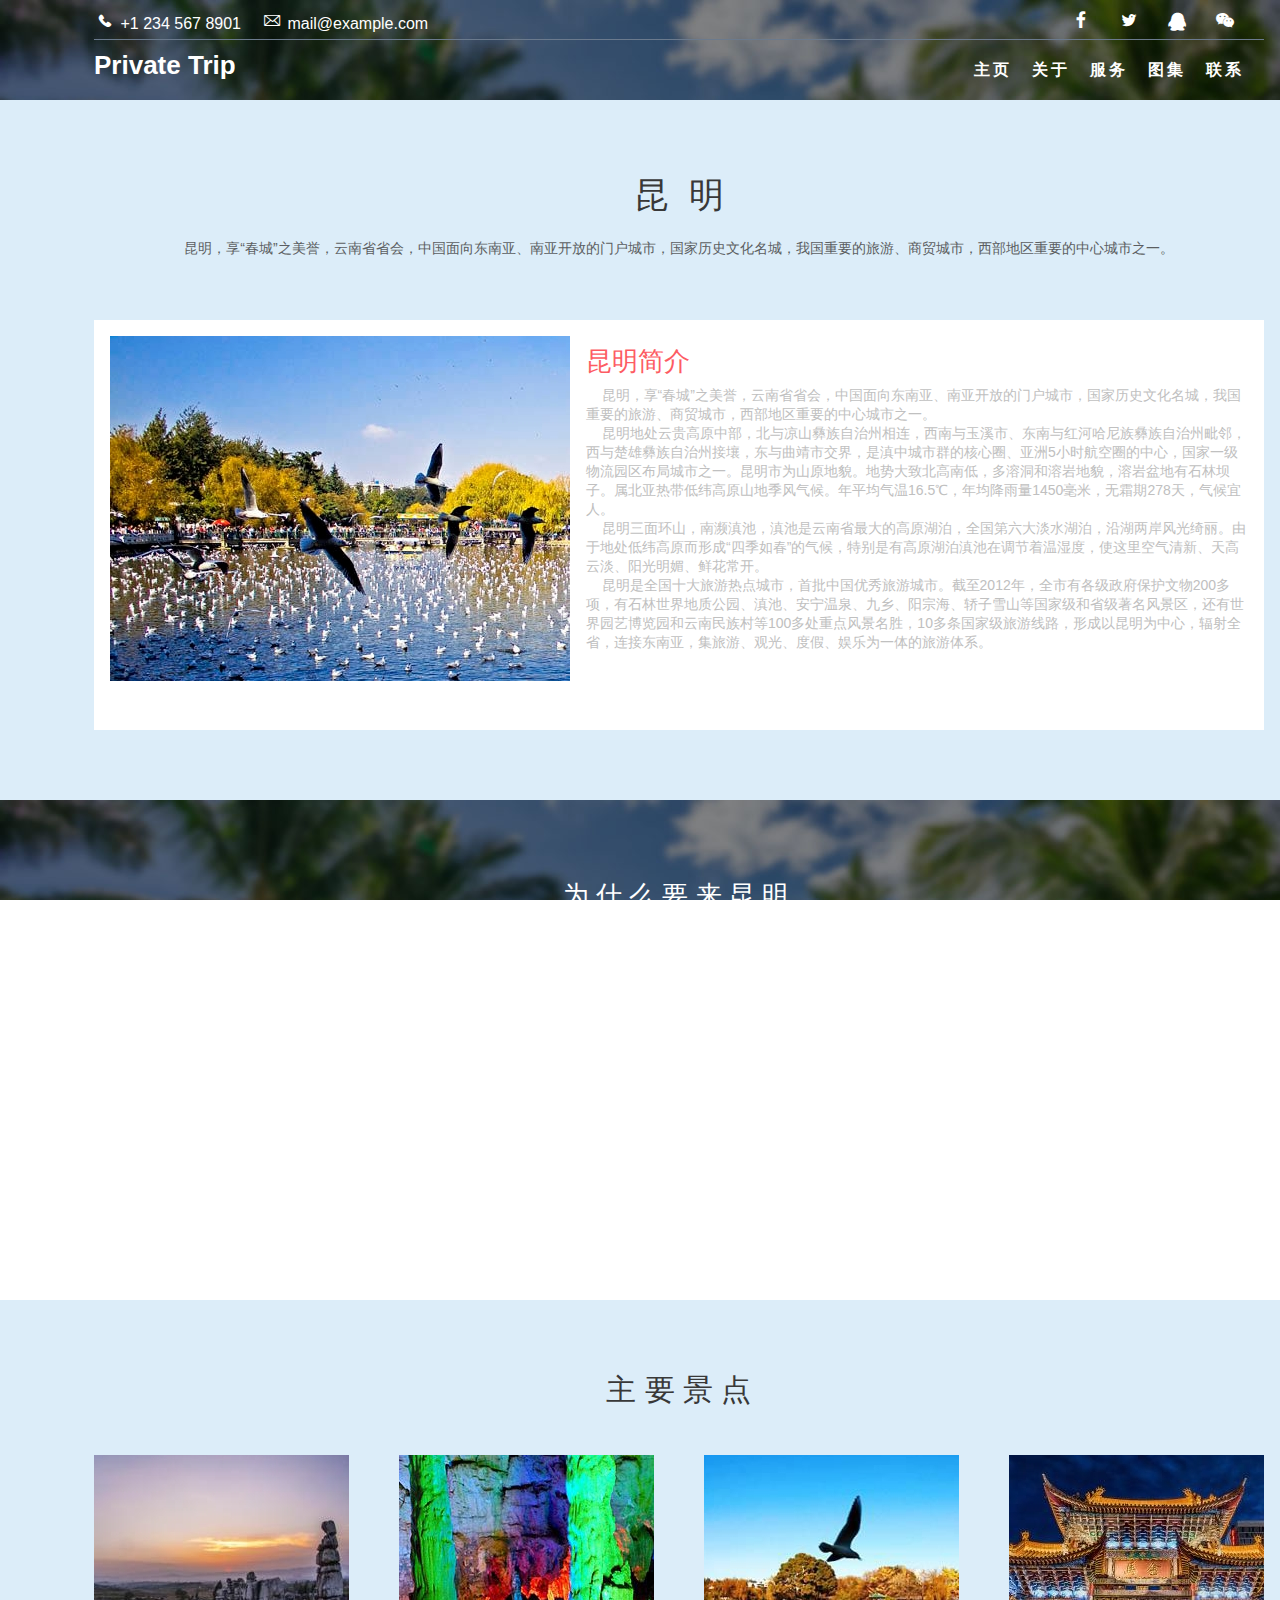
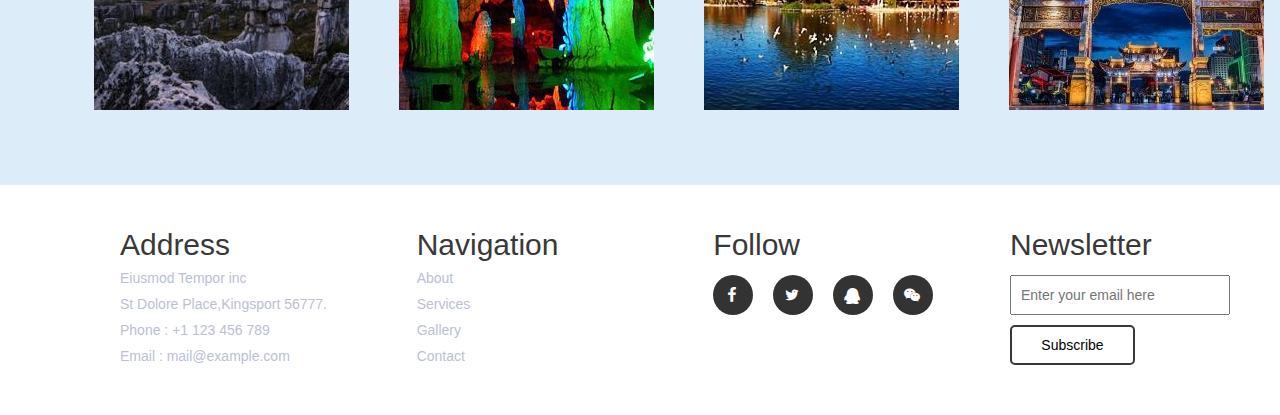
<file: 个人项目/kunming.html>
<!DOCTYPE html>
<html lang="en">
<head>
	<meta charset="UTF-8">
	<title>昆明</title>
	<link rel="stylesheet" href="css/kunming.css">
	<link rel="stylesheet" href="css/iconfont/iconfont.css">
	<script src="js/kunming.js"></script>
</head>
<body>
		<!-- banner图开始 -->
	<section class="banner">
		<ul class="bannertu">
			<li>
				<a href=""><img src="img/8.jpg" alt=""></a>
			</li>
		</ul>
	</section>
	<!-- banner图结束 -->
	<!-- banner图上的文字开始 -->
	<div class="top">
		<section class="banner-top">
			<div class="banner-left">				
				<li>
					<a href=""><i class="iconfont icon-iconorderdetailscellphone"></i> +1 234 567 8901</a>
				</li>
				<li>
					<a href=""><i class="iconfont icon-youjian"></i> mail@example.com</a>
				</li>				   
			</div>
			<div class="banner-right">
				<li>
				   <a href=""><i class="iconfont icon-facebookf"></i></a>
				</li>
				<li>
					<a href=""><i class="iconfont icon-xiaoniao"></i></a>
				</li>
				<li>
					<a href=""><i class="iconfont icon-qq"></i></a>
				</li>
				<li>
					<a href=""><i class="iconfont icon-weixin1"></i></a>
				</li>
			</div>
		</section>
		<section class="top2">
			<div class="top2-left">
				<a href=""><h2>Private Trip</h2></a>
			</div>
			<div class="top2-right">
				<li>
					<a href="index.html"><h6>主页</h6></a>
				</li>
				<li>
					<a href=""><h6>关于</h6></a>
				</li>
				<li>
					<a href=""><h6>服务</h6></a>
				</li>
				<li>
					<a href=""><h6>图集</h6></a>
				</li>
				<li>
					<a href="contact.html"><h6>联系</h6></a>
				</li>
			</div>
		</section>
	</div>
	<div class="kunming">
		<h1>昆&nbsp&nbsp明</h1>
		<h6>昆明，享“春城”之美誉，云南省省会，中国面向东南亚、南亚开放的门户城市，国家历史文化名城，我国重要的旅游、商贸城市，西部地区重要的中心城市之一。</h6>
		<div class="infor">
			<div class="imgleft">
				<a href=""><img src="img/kunming2_看图王.jpg" alt="" class="img1"></a>
			</div>
			<div class="wenziright">
				<h5>昆明简介</h5>
				<div class="jianjie">
					<span>&nbsp&nbsp&nbsp&nbsp昆明，享“春城”之美誉，云南省省会，中国面向东南亚、南亚开放的门户城市，国家历史文化名城，我国重要的旅游、商贸城市，西部地区重要的中心城市之一。<br>
					&nbsp&nbsp&nbsp&nbsp昆明地处云贵高原中部，北与凉山彝族自治州相连，西南与玉溪市、东南与红河哈尼族彝族自治州毗邻，西与楚雄彝族自治州接壤，东与曲靖市交界，是滇中城市群的核心圈、亚洲5小时航空圈的中心，国家一级物流园区布局城市之一。昆明市为山原地貌。地势大致北高南低，多溶洞和溶岩地貌，溶岩盆地有石林坝子。属北亚热带低纬高原山地季风气候。年平均气温16.5℃，年均降雨量1450毫米，无霜期278天，气候宜人。<br>
					&nbsp&nbsp&nbsp&nbsp昆明三面环山，南濒滇池，滇池是云南省最大的高原湖泊，全国第六大淡水湖泊，沿湖两岸风光绮丽。由于地处低纬高原而形成“四季如春”的气候，特别是有高原湖泊滇池在调节着温湿度，使这里空气清新、天高云淡、阳光明媚、鲜花常开。<br>
					&nbsp&nbsp&nbsp&nbsp昆明是全国十大旅游热点城市，首批中国优秀旅游城市。截至2012年，全市有各级政府保护文物200多项，有石林世界地质公园、滇池、安宁温泉、九乡、阳宗海、轿子雪山等国家级和省级著名风景区，还有世界园艺博览园和云南民族村等100多处重点风景名胜，10多条国家级旅游线路，形成以昆明为中心，辐射全省，连接东南亚，集旅游、观光、度假、娱乐为一体的旅游体系。 
					</span>
				</div>
			</div>
		</div>
	</div>
	<!-- banner图上的文字结束 -->
	<section class="banner1">
		<ul class="bannertu1">
			<li>
				<a href=""><!--<img src="img/8.jpg" alt="">--></a>
				<div class="wenzi2">
					<h4>为&nbsp什&nbsp么&nbsp要&nbsp来&nbsp昆&nbsp明&nbsp</h4>
					<div class="wenzi3">
						<h6>&nbsp&nbsp昆明历史悠久，文化灿烂，是国务院公布的首批24个国家历史文化名城之一，拥有2200多年的建城史，滇池地区拥有3000年的文明史。约3万年前，即有人类生活在滇池地区。</h6>
						<h6>&nbsp&nbsp&nbsp昆明三面环山，南濒滇池，滇池是云南省最大的高原湖泊，全国第六大淡水湖泊，沿湖两岸风光绮丽。由于地处低纬高原而形成“四季如春”的气候，特别是有高原湖泊滇池在调节着温湿度，使这里空气清新、天高云淡、阳光明媚、鲜花常开。</h6>
						<h6>&nbsp&nbsp昆明开放而时尚，浓缩了云南的区位优势，从两千多年前的“南方丝绸之路”到开放的昆明一直是东亚大陆与中南半岛、南亚次大陆各国进行经济贸易往来及政治联系的陆路枢纽。“中国昆明出口商品交易会”、“中国国际旅游交易会”、“中国昆明国际旅游节”使昆明成为中国主要的会展城市之一。</h6>
						<h6>&nbsp2016年6月14日，中科院对外发布《中国宜居城市研究报告》显示，昆明宜居指数在全国40个城市中位居第二。</h6>
					</div>
					<div class="btn2">
						<a href="">
						<button>更&nbsp&nbsp多</button>
                        </a>
					</div>
				</div>
			</li>

		</ul>
	</section>
	<section class="mainp">
		<h2>主&nbsp要&nbsp景&nbsp点</h2>
		<ul class="jingdian">
			<li class="li1">
			    <img src="img/shilin.jpg" alt=""> 
			    <div class="zhezhao1">
			    	<a href="shilin.html" class="diming">
			    		<h6>石&nbsp林</h6>
			    	</a>
			    	<h5>云南省昆明市石林彝族自治县</h5>
			    </div>
			</li>
			<li class="li2">
				<img src="img/rongdong.jpg" alt="">
				<div class="zhezhao2">
			    	<a href="jiuxiangrongdong.html" class="diming">
			    		<h6>良宜九乡</h6>
			    	</a>
			    	<h5>云南省昆明市宜良县九乡彝族回族乡境内</h5>
			    </div>
			</li>
			<li class="li3">
				<img src="img/cuihu.jpg" alt="">
				<div class="zhezhao3">
			    	<a href="shilin.html" class="diming">
			    		<h6>翠&nbsp湖</h6>
			    	</a>
			    	<h5>云南省昆明市区五华山西麓</h5>
			    </div>
			</li>
			<li class="li4">
				<img src="img/jinma.jpg" alt="">
				<div class="zhezhao4">
			    	<a href="shilin.html" class="diming">
			    		<h6>金马碧鸡坊</h6>
			    	</a>
			    	<h5>云南省昆明市中心三市街与金碧路汇处</h5>
			    </div>
			</li>
		</ul>
	</section>
	<!-- 底部开始 -->
	<div class="bottom">
		<ul>
			<li>
			    <h3>Address</h3>
			    <div class="rest">
			    	<h6>Eiusmod Tempor inc <br>
                        St Dolore Place,Kingsport 56777. <br>
                        Phone : +1 123 456 789 <br>
                        Email : mail@example.com
                    </h6>
			    </div>
			</li>
			<li>
				<h3>Navigation</h3>
				<div class="rest">
					<h6>
						<a href=""> About </a>  
					</h6>
					<h6>
						<a href="">Services</a>
					</h6>
					<h6>
						<a href="">Gallery </a>
					</h6>
					<h6>
						<a href="">Contact</a>
					</h6>					
				</div>
			</li>
			<li class="icon4">
				<h3>Follow</h3>
				<div class="rest2">
					<div class="yuan">
						<a href=""><i class="iconfont icon-facebookf"></i></a>
					</div>
					<div class="yuan">
						<a href=""><i class="iconfont icon-xiaoniao"></i></a>
					</div>
					<div class="yuan">
						<a href=""><i class="iconfont icon-qq"></i></a>
					</div>
					<div class="yuan">
						<a href=""><i class="iconfont icon-weixin1"></i></a>
					</div>
				</div>
			</li>
			<li class="enter2">
				<h3>Newsletter</h3>
				<div class="rest3">
					<textarea name="" id="" placeholder="Enter your email here"></textarea>
				</div>
				<div class="rest4">
					<button>Subscribe</button>
				</div>
			</li>
		</ul>
	</div>
	<!-- 底部结束 -->
</body>
</html>
</file>
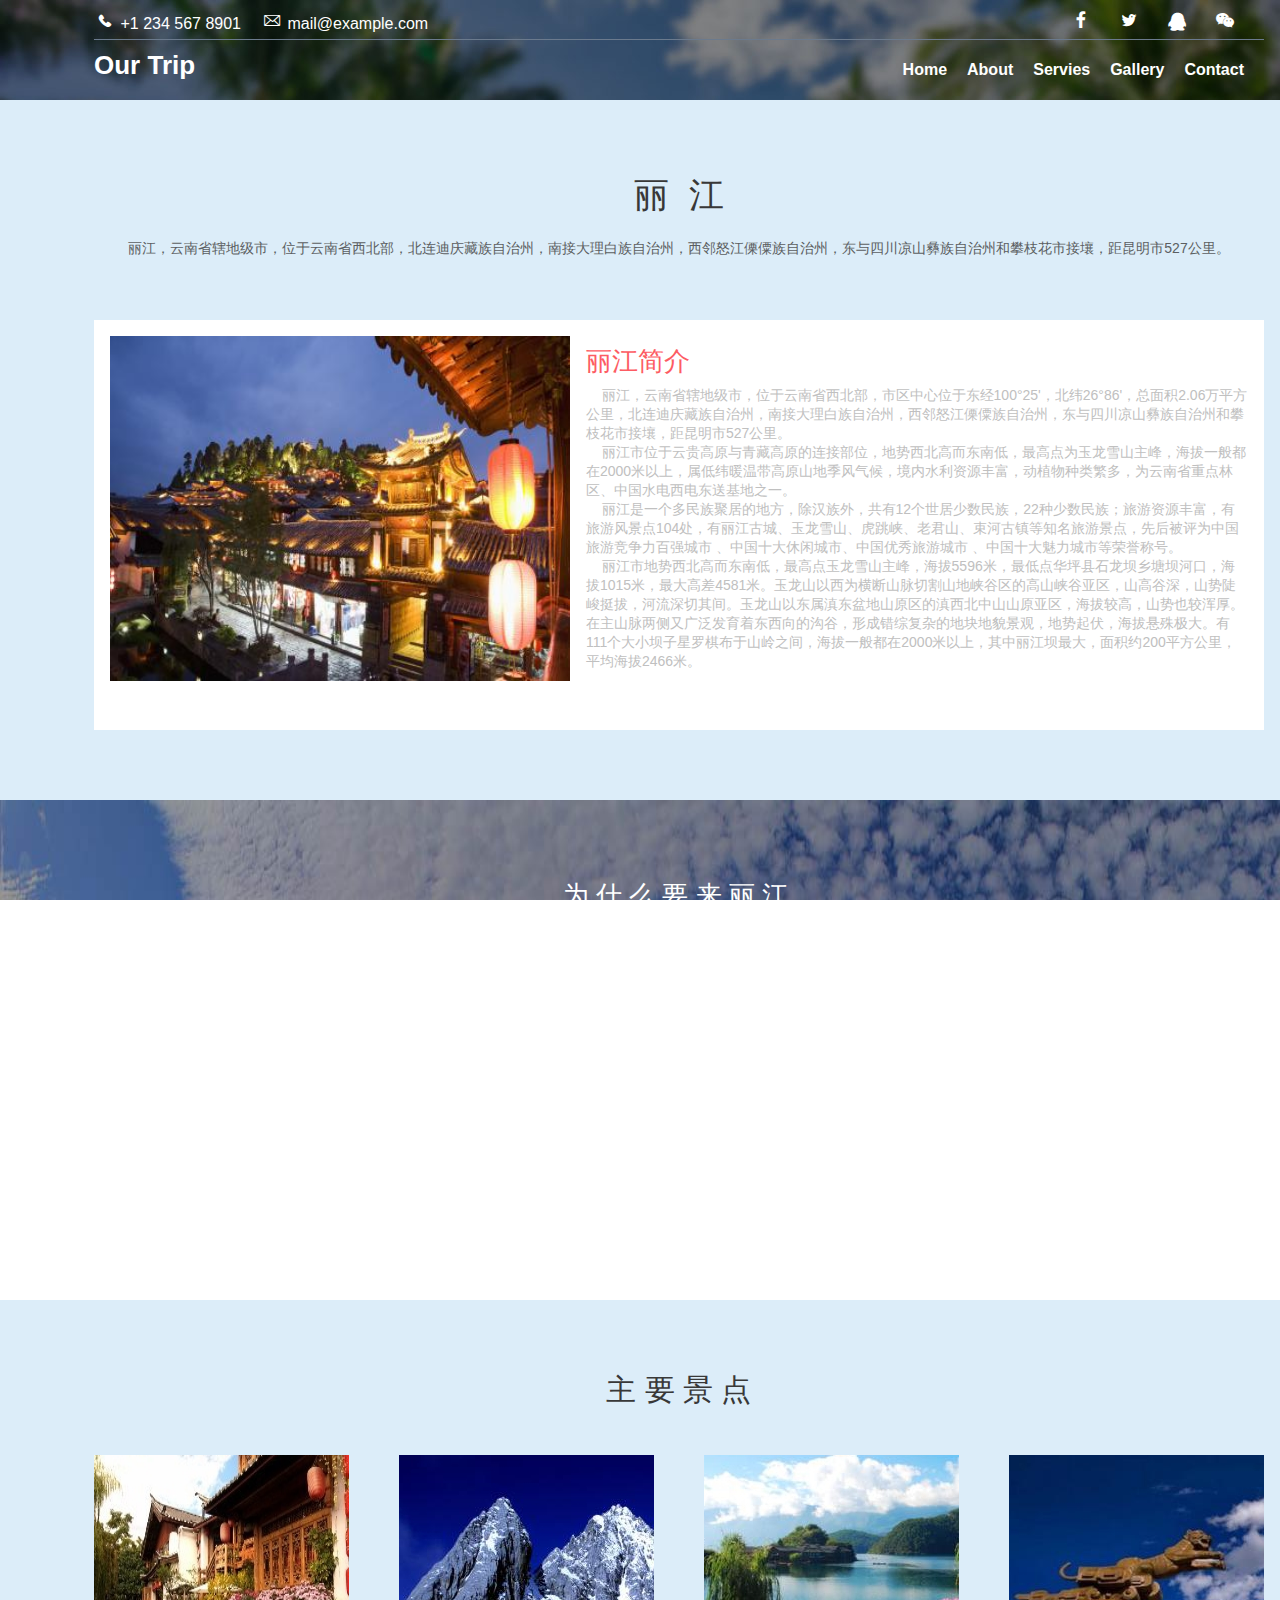
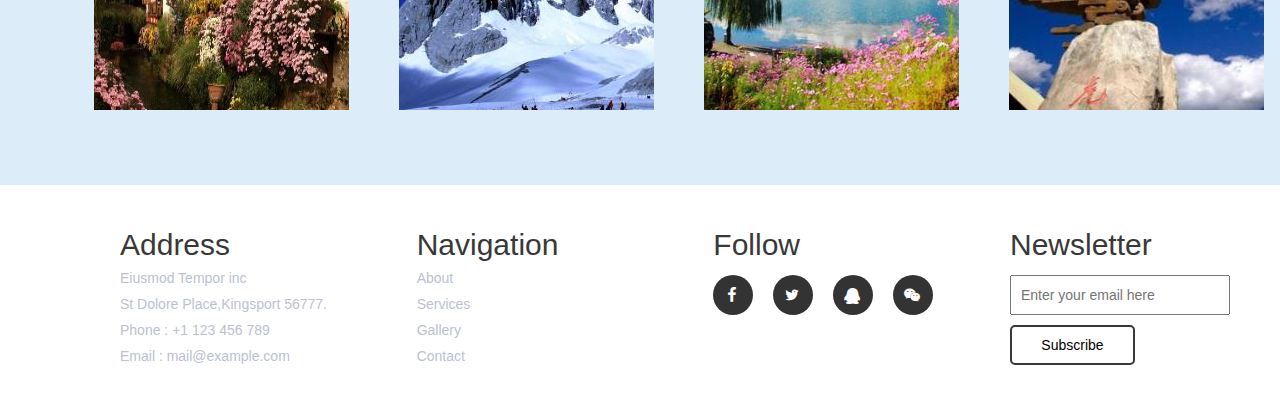
<file: 个人项目/lijiang.html>
<!DOCTYPE html>
<html lang="en">
<head>
	<meta charset="UTF-8">
	<title>丽江</title>
	<link rel="stylesheet" href="css/lijiang.css">
	<link rel="stylesheet" href="css/iconfont/iconfont.css">
	<script src="js/lijiang.js"></script>
</head>
<body>
		<!-- banner图开始 -->
	<section class="banner">
		<ul class="bannertu">
			<li>
				<a href=""><img src="img/8.jpg" alt=""></a>
			</li>
		</ul>
	</section>
	<!-- banner图结束 -->
	<!-- banner图上的文字开始 -->
	<div class="top">
		<section class="banner-top">
			<div class="banner-left">				
				<li>
					<a href=""><i class="iconfont icon-iconorderdetailscellphone"></i> +1 234 567 8901</a>
				</li>
				<li>
					<a href=""><i class="iconfont icon-youjian"></i> mail@example.com</a>
				</li>				   
			</div>
			<div class="banner-right">
				<li>
				   <a href=""><i class="iconfont icon-facebookf"></i></a>
				</li>
				<li>
					<a href=""><i class="iconfont icon-xiaoniao"></i></a>
				</li>
				<li>
					<a href=""><i class="iconfont icon-qq"></i></a>
				</li>
				<li>
					<a href=""><i class="iconfont icon-weixin1"></i></a>
				</li>
			</div>
		</section>
		<section class="top2">
			<div class="top2-left">
				<a href=""><h2>Our Trip</h2></a>
			</div>
			<div class="top2-right">
				<li>
					<a href="index.html"><h6>Home</h6></a>		
				</li>
				<li>
					<a href=""><h6>About</h6></a>
				</li>
				<li>
					<a href=""><h6>Servies</h6></a>
				</li>
				<li>
					<a href=""><h6>Gallery</h6></a>
				</li>
				<li>
					<a href="contact.html"><h6>Contact</h6></a>
				</li>
			</div>
		</section>
	</div>
	<div class="kunming">
		<h1>丽&nbsp&nbsp江</h1>
		<h6>丽江，云南省辖地级市，位于云南省西北部，北连迪庆藏族自治州，南接大理白族自治州，西邻怒江傈僳族自治州，东与四川凉山彝族自治州和攀枝花市接壤，距昆明市527公里。</h6>
		<div class="infor">
			<div class="imgleft">
				<a href=""><img src="img/丽江.jpg" alt="" class="img1"></a>
			</div>
			<div class="wenziright">
				<h5>丽江简介</h5>
				<div class="jianjie">
					<span>&nbsp&nbsp&nbsp&nbsp丽江，云南省辖地级市，位于云南省西北部，市区中心位于东经100°25'，北纬26°86'，总面积2.06万平方公里，北连迪庆藏族自治州，南接大理白族自治州，西邻怒江傈僳族自治州，东与四川凉山彝族自治州和攀枝花市接壤，距昆明市527公里。<br>
					&nbsp&nbsp&nbsp&nbsp丽江市位于云贵高原与青藏高原的连接部位，地势西北高而东南低，最高点为玉龙雪山主峰，海拔一般都在2000米以上，属低纬暖温带高原山地季风气候，境内水利资源丰富，动植物种类繁多，为云南省重点林区、中国水电西电东送基地之一。<br>
					&nbsp&nbsp&nbsp&nbsp丽江是一个多民族聚居的地方，除汉族外，共有12个世居少数民族，22种少数民族；旅游资源丰富，有旅游风景点104处，有丽江古城、玉龙雪山、虎跳峡、老君山、束河古镇等知名旅游景点，先后被评为中国旅游竞争力百强城市  、中国十大休闲城市、中国优秀旅游城市 、中国十大魅力城市等荣誉称号。<br>
					&nbsp&nbsp&nbsp&nbsp丽江市地势西北高而东南低，最高点玉龙雪山主峰，海拔5596米，最低点华坪县石龙坝乡塘坝河口，海拔1015米，最大高差4581米。玉龙山以西为横断山脉切割山地峡谷区的高山峡谷亚区，山高谷深，山势陡峻挺拔，河流深切其间。玉龙山以东属滇东盆地山原区的滇西北中山山原亚区，海拔较高，山势也较浑厚。在主山脉两侧又广泛发育着东西向的沟谷，形成错综复杂的地块地貌景观，地势起伏，海拔悬殊极大。有111个大小坝子星罗棋布于山岭之间，海拔一般都在2000米以上，其中丽江坝最大，面积约200平方公里，平均海拔2466米。
					</span>
				</div>
			</div>
		</div>
	</div>
	<!-- banner图上的文字结束 -->
	<section class="banner1">
		<ul class="bannertu1">
			<li>
				<a href=""><!--<img src="img/o1.jpg" alt="">--></a>
				<div class="wenzi2">
					<h4>为&nbsp什&nbsp么&nbsp要&nbsp来&nbsp丽&nbsp江&nbsp</h4>
					<div class="wenzi3">
						<h6>&nbsp&nbsp丽江是一个多民族聚居的地方，除汉族外，共有12个世居少数民族，22种少数民族；旅游资源丰富，有旅游风景点104处，有丽江古城、玉龙雪山、虎跳峡、老君山、束河古镇等知名旅游景点，先后被评为中国旅游竞争力百强城市、中国十大休闲城市 、中国优秀旅游城市  、中国十大魅力城市等荣誉称号。</h6>
						<h6>&nbsp&nbsp&nbsp“丽江”一名，始于元朝至元十三年（1276年）设置行政区丽江路。《元史·地理志》说：“路因江名。”就“丽江”地名的由来最早起源于金沙江的别称“丽水”。《云南通志》：“江名丽水，源出吐蕃界，共龙川犁牛石下，本名犁水，讹犁为丽。”金沙江源于青藏高原犁牛石，而称犁水，后因犁、丽声音相近而异写为丽水、丽江。</h6>
						<h6>&nbsp&nbsp丽江市位于云南省西北部云贵高原与青藏高原的衔接地段，市区中心位于东经100°25'北纬 26°86'，总面积2.06万平方公里，北连迪庆藏族自治州，南接大理白族自治州，西邻怒江傈僳族自治州，东与四川凉山彝族自治州和攀枝花市接壤，距昆明市527公里。</h6>
						<h6>&nbsp丽江市属低纬暖温带高原山地季风气候。由于海拔高差悬殊大，从南亚热带至高寒带气候均有分布，四季变化不大，干湿季节分明，气候的垂直差异明显，灾害性天气较多，年温差小而昼夜温差大，兼具有海洋性气候和大陆性气候特征。</h6>
					</div>
					<div class="btn2">
						<a href="">
						<button>更&nbsp&nbsp多</button>
                        </a>
					</div>
				</div>
			</li>

		</ul>
	</section>
	<section class="mainp">
		<h2>主&nbsp要&nbsp景&nbsp点</h2>
		<ul class="jingdian">
			<li class="li1">
			    <img src="img/lijianggucheng.jpg" alt="">
			    <div class="zhezhao1">
			    	<a href="" class="diming">
			    		<h6>丽江古城</h6>
			    	</a>
			    	<h5>云南省丽江市古城区，又名大研镇，坐落在丽江坝中部</h5>
			    </div>
			</li>
			<li class="li2">
				<img src="img/yulongxueshan.jpg" alt="">
				<div class="zhezhao2">
			    	<a href="" class="diming">
			    		<h6>玉龙雪山</h6>
			    	</a>
			    	<h5>云南省丽江市境内雪山群</h5>
			    </div>
			</li>
			<li class="li3">
				<img src="img/lijiangluguh.jpg" alt="">
				<div class="zhezhao3">
			    	<a href="" class="diming">
			    		<h6>丽江泸沽湖</h6>
			    	</a>
			    	<h5>泸沽湖，俗称左所海，古名勒得海、鲁枯湖，位于四川省盐源县与云南省宁蒗县交界处，为川滇共辖</h5>
			    </div>
			</li>
			<li class="li4">
				<img src="img/lijianghutiaoxia.jpg" alt="">
				<div class="zhezhao4">
			    	<a href="" class="diming">
			    		<h6>虎跳峡</h6>
			    	</a>
			    	<h5>香格里拉虎跳峡是国家AAAA级旅游风景名胜区，它包括上、中、下虎跳峡，高路徒步线。</h5>
			    </div>
			</li>
		</ul>
	</section>
	<!-- 底部开始 -->
	<div class="bottom">
		<ul>
			<li>
			    <h3>Address</h3>
			    <div class="rest">
			    	<h6>Eiusmod Tempor inc <br>
                        St Dolore Place,Kingsport 56777. <br>
                        Phone : +1 123 456 789 <br>
                        Email : mail@example.com
                    </h6>
			    </div>
			</li>
			<li>
				<h3>Navigation</h3>
				<div class="rest">
					<h6>
						<a href=""> About </a>  
					</h6>
					<h6>
						<a href="">Services</a>
					</h6>
					<h6>
						<a href="">Gallery </a>
					</h6>
					<h6>
						<a href="">Contact</a>
					</h6>					
				</div>
			</li>
			<li class="icon4">
				<h3>Follow</h3>
				<div class="rest2">
					<div class="yuan">
						<a href=""><i class="iconfont icon-facebookf"></i></a>
					</div>
					<div class="yuan">
						<a href=""><i class="iconfont icon-xiaoniao"></i></a>
					</div>
					<div class="yuan">
						<a href=""><i class="iconfont icon-qq"></i></a>
					</div>
					<div class="yuan">
						<a href=""><i class="iconfont icon-weixin1"></i></a>
					</div>
				</div>
			</li>
			<li class="enter2">
				<h3>Newsletter</h3>
				<div class="rest3">
					<textarea name="" id="" placeholder="Enter your email here"></textarea>
				</div>
				<div class="rest4">
					<button>Subscribe</button>
				</div>
			</li>
		</ul>
	</div>
	<!-- 底部结束 -->
	
</body>
</html>
</file>
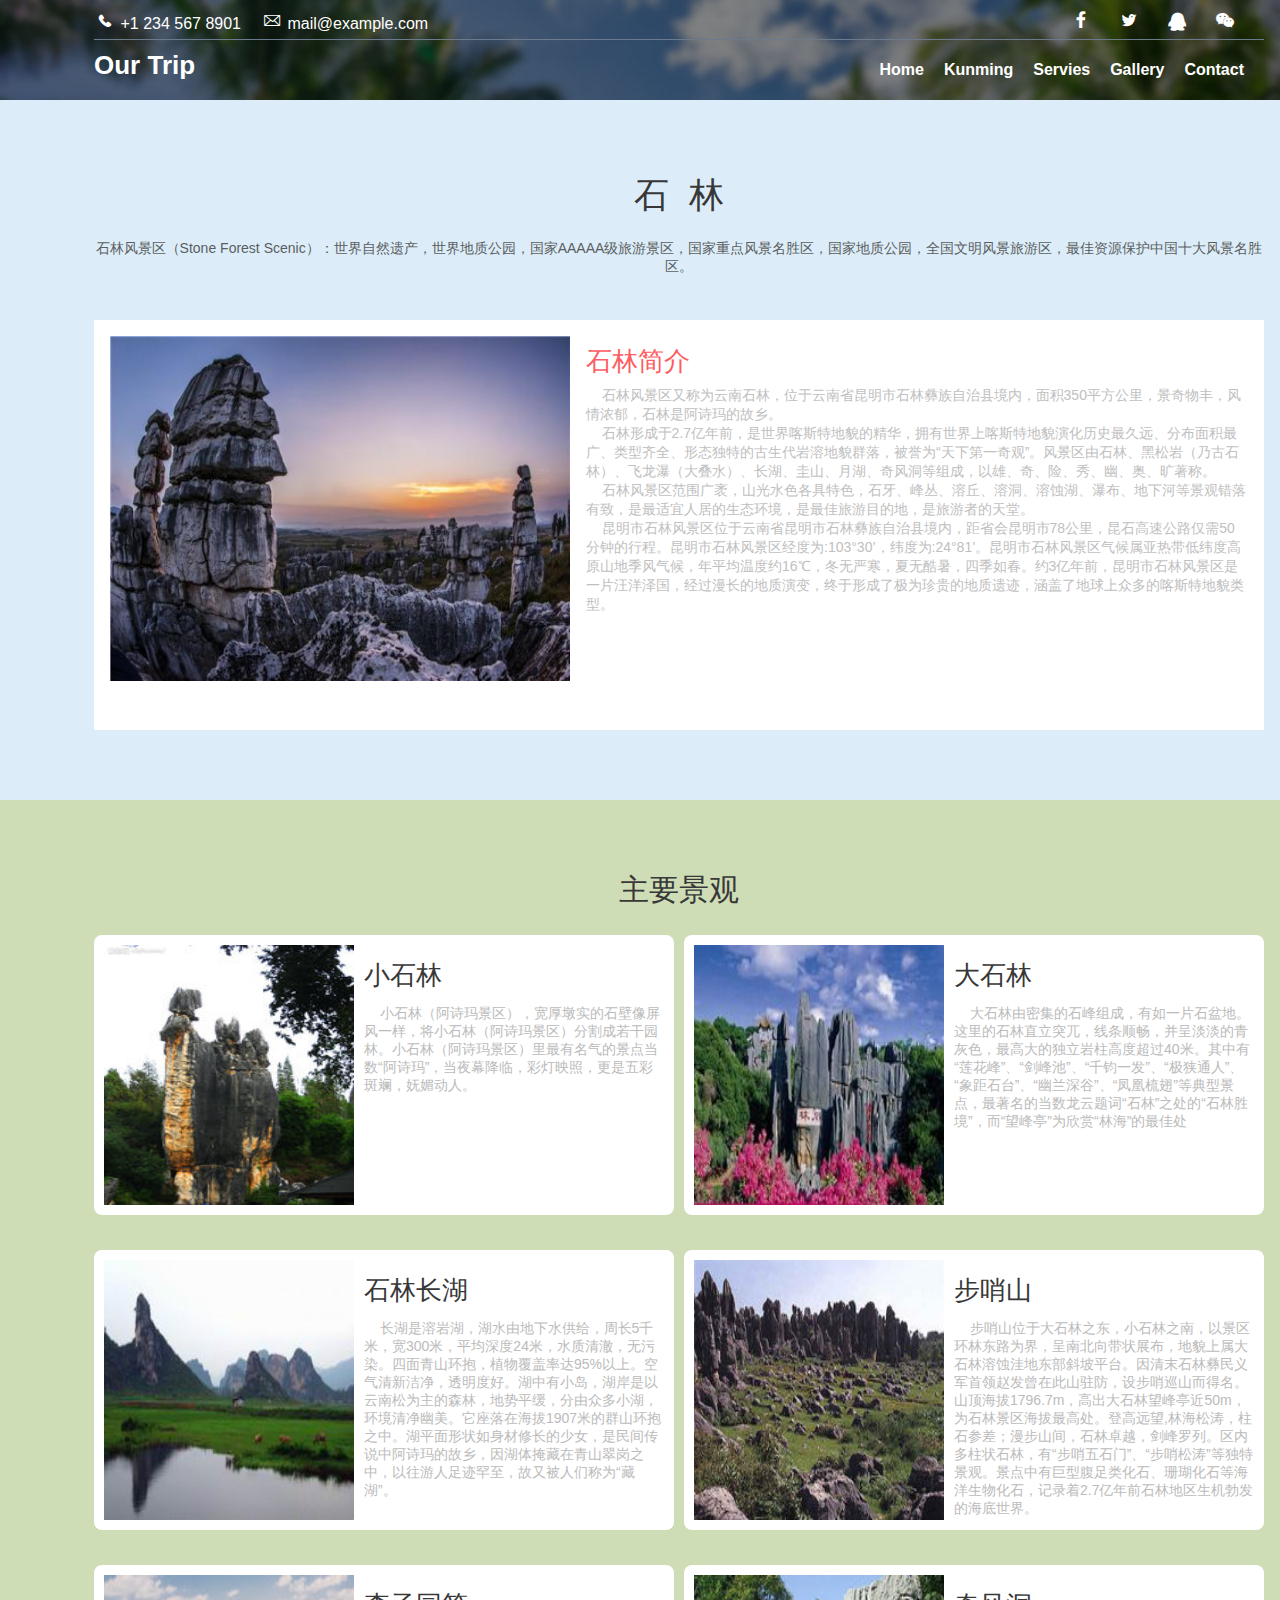
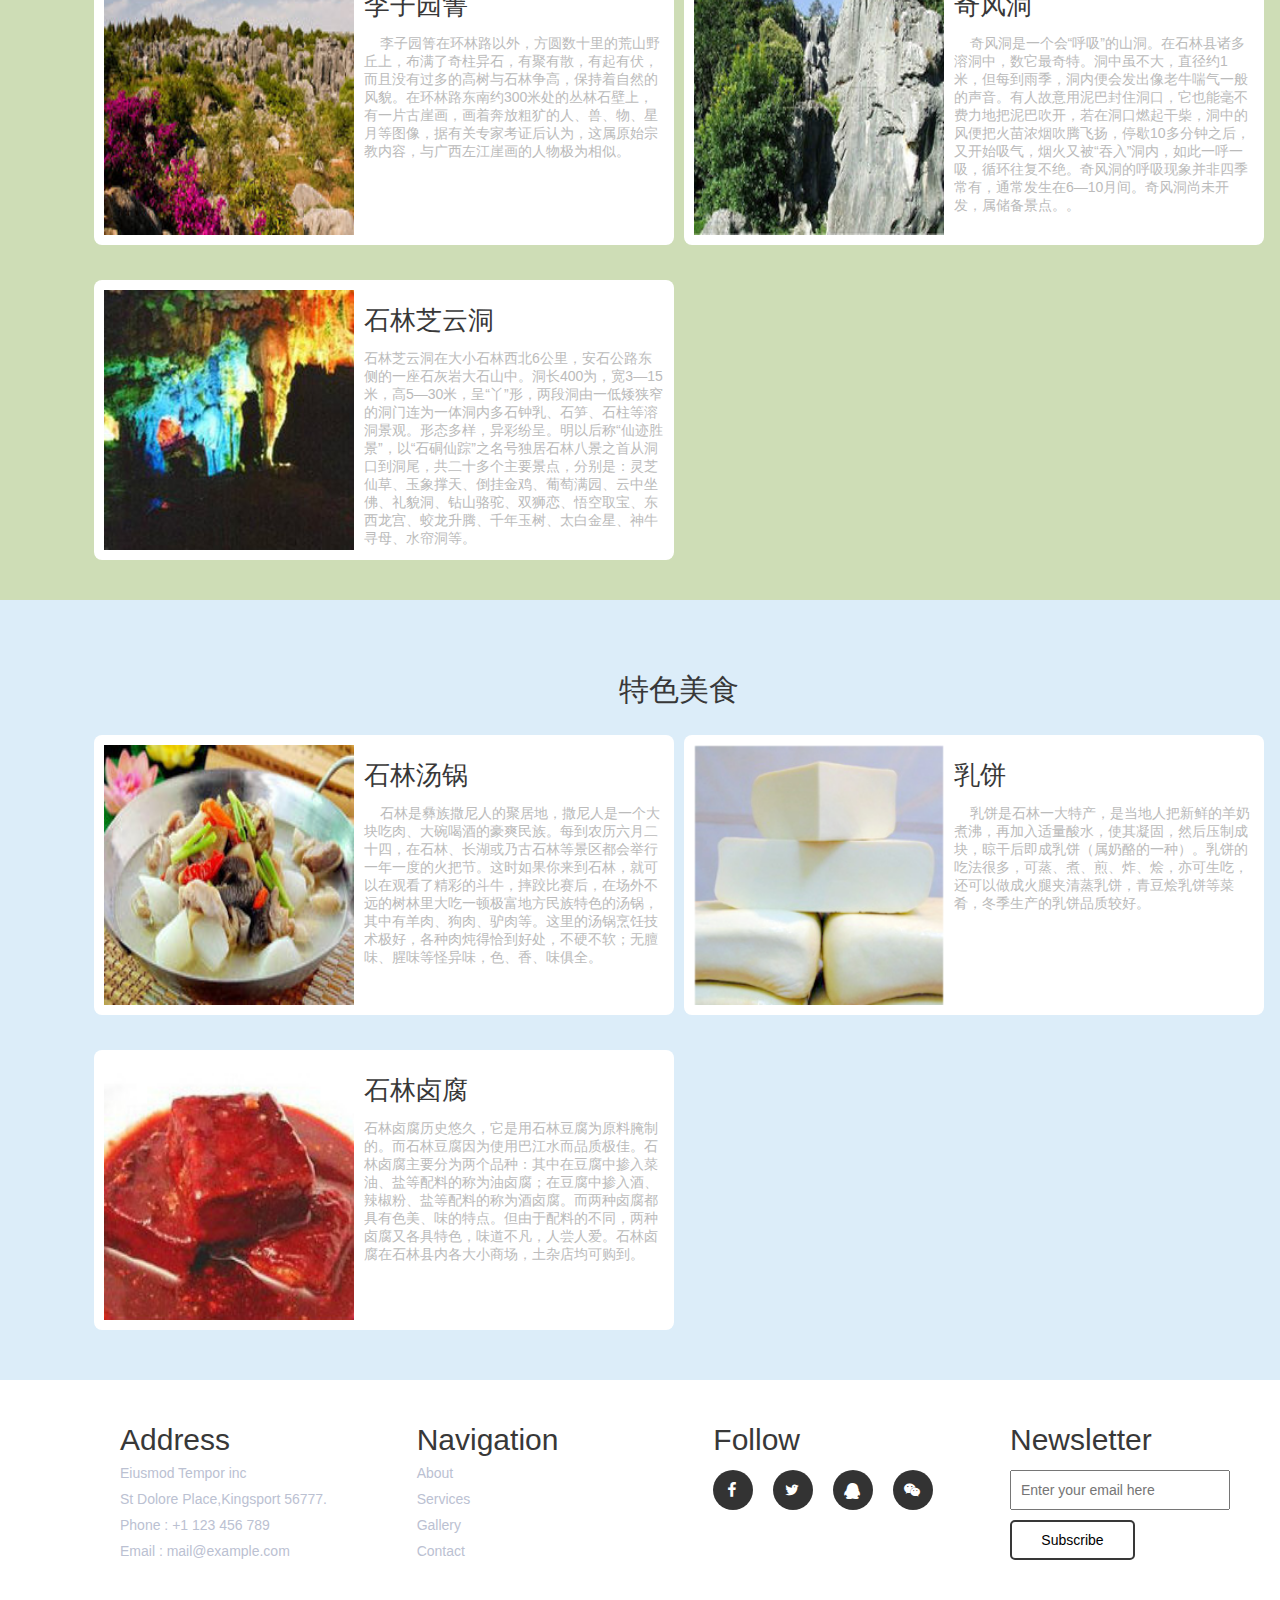
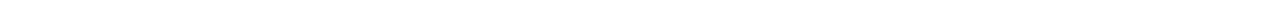
<file: 个人项目/shilin.html>
<!DOCTYPE html>
<html lang="en">
<head>
	<meta charset="UTF-8">
	<title>石林</title>
	<link rel="stylesheet" href="css/shilin.css">
	<link rel="stylesheet" href="css/iconfont/iconfont.css">
</head>
<body>
		<!-- banner图开始 -->
	<section class="banner">
		<ul class="bannertu">
			<li>
				<a href=""><img src="img/8.jpg" alt=""></a>
			</li>
		</ul>
	</section>
	<!-- banner图结束 -->
	<!-- banner图上的文字开始 -->
	<div class="top">
		<section class="banner-top">
			<div class="banner-left">				
				<li>
					<a href=""><i class="iconfont icon-iconorderdetailscellphone"></i> +1 234 567 8901</a>
				</li>
				<li>
					<a href=""><i class="iconfont icon-youjian"></i> mail@example.com</a>
				</li>				   
			</div>
			<div class="banner-right">
				<li>
				   <a href=""><i class="iconfont icon-facebookf"></i></a>
				</li>
				<li>
					<a href=""><i class="iconfont icon-xiaoniao"></i></a>
				</li>
				<li>
					<a href=""><i class="iconfont icon-qq"></i></a>
				</li>
				<li>
					<a href=""><i class="iconfont icon-weixin1"></i></a>
				</li>
			</div>
		</section>
		<section class="top2">
			<div class="top2-left">
				<a href=""><h2>Our Trip</h2></a>
			</div>
			<div class="top2-right">
				<li>
					<a href="index.html"><h6>Home</h6></a>		
				</li>
				<li>
					<a href="kunming.html"><h6>Kunming</h6></a>
				</li>
				<li>
					<a href=""><h6>Servies</h6></a>
				</li>
				<li>
					<a href=""><h6>Gallery</h6></a>
				</li>
				<li>
					<a href="contact.html"><h6>Contact</h6></a>
				</li>
			</div>
		</section>
	</div>
	<div class="kunming">
		<h1>石&nbsp&nbsp林</h1>
		<h6>石林风景区（Stone Forest Scenic）：世界自然遗产，世界地质公园，国家AAAAA级旅游景区，国家重点风景名胜区，国家地质公园，全国文明风景旅游区，最佳资源保护中国十大风景名胜区。</h6>
		<div class="infor">
			<div class="imgleft">
				<a href=""><img src="img/shiling.jpg" alt="" class="img1"></a>
			</div>
			<div class="wenziright">
				<h5>石林简介</h5>
				<div class="jianjie">
					<span>&nbsp&nbsp&nbsp&nbsp石林风景区又称为云南石林，位于云南省昆明市石林彝族自治县境内，面积350平方公里，景奇物丰，风情浓郁，石林是阿诗玛的故乡。<br>
					&nbsp&nbsp&nbsp&nbsp石林形成于2.7亿年前，是世界喀斯特地貌的精华，拥有世界上喀斯特地貌演化历史最久远、分布面积最广、类型齐全、形态独特的古生代岩溶地貌群落，被誉为“天下第一奇观”。风景区由石林、黑松岩（乃古石林）、飞龙瀑（大叠水）、长湖、圭山、月湖、奇风洞等组成，以雄、奇、险、秀、幽、奥、旷著称。<br>
					&nbsp&nbsp&nbsp&nbsp石林风景区范围广袤，山光水色各具特色，石牙、峰丛、溶丘、溶洞、溶蚀湖、瀑布、地下河等景观错落有致，是最适宜人居的生态环境，是最佳旅游目的地，是旅游者的天堂。<br>
					&nbsp&nbsp&nbsp&nbsp昆明市石林风景区位于云南省昆明市石林彝族自治县境内，距省会昆明市78公里，昆石高速公路仅需50分钟的行程。昆明市石林风景区经度为:103°30’，纬度为:24°81’。昆明市石林风景区气候属亚热带低纬度高原山地季风气候，年平均温度约16℃，冬无严寒，夏无酷暑，四季如春。约3亿年前，昆明市石林风景区是一片汪洋泽国，经过漫长的地质演变，终于形成了极为珍贵的地质遗迹，涵盖了地球上众多的喀斯特地貌类型。
					</span>
				</div>
			</div>
		</div>
	</div>
	<!-- banner图上的文字结束 -->
	<section class="fengjin">
		<h1>主要景观</h1>
		<div class="fengjin1">
			<li>
				<div class="imgkuang">
					<a href=""><img src="img/小石林.jpg" alt=""></a>
				</div>
				<div class="wenzibox">
					<h3>小石林</h3>
                    <h6>&nbsp&nbsp&nbsp&nbsp小石林（阿诗玛景区），宽厚墩实的石壁像屏风一样，将小石林（阿诗玛景区）分割成若干园林。小石林（阿诗玛景区）里最有名气的景点当数“阿诗玛”，当夜幕降临，彩灯映照，更是五彩斑斓，妩媚动人。</h6>
				</div>
			</li>
			<li>
				<div class="imgkuang">
					<a href=""><img src="img/大石林.jpg" alt=""></a>
				</div>
				<div class="wenzibox">
					<h3>大石林</h3>
                    <h6>&nbsp&nbsp&nbsp&nbsp大石林由密集的石峰组成，有如一片石盆地。这里的石林直立突兀，线条顺畅，并呈淡淡的青灰色，最高大的独立岩柱高度超过40米。其中有“莲花峰”、“剑峰池”、“千钧一发”、“极狭通人”、“象距石台”、“幽兰深谷”、“凤凰梳翅”等典型景点，最著名的当数龙云题词“石林”之处的“石林胜境”，而“望峰亭”为欣赏“林海”的最佳处</h6>
				</div>
			</li>
		</div>
		<div class="fengjin1">
			<li>
				<div class="imgkuang">
					<a href=""><img src="img/石林长湖.jpg" alt=""></a>
				</div>
				<div class="wenzibox">
					<h3>石林长湖</h3>
                    <h6>&nbsp&nbsp&nbsp&nbsp长湖是溶岩湖，湖水由地下水供给，周长5千米，宽300米，平均深度24米，水质清澈，无污染。四面青山环抱，植物覆盖率达95%以上。空气清新洁净，透明度好。湖中有小岛，湖岸是以云南松为主的森林，地势平缓，分由众多小湖，环境清净幽美。它座落在海拔1907米的群山环抱之中。湖平面形状如身材修长的少女，是民间传说中阿诗玛的故乡，因湖体掩藏在青山翠岗之中，以往游人足迹罕至，故又被人们称为“藏湖”。 </h6>
				</div>
			</li>
			<li>
				<div class="imgkuang">
					<a href=""><img src="img/步哨山.jpg" alt=""></a>
				</div>
				<div class="wenzibox">
					<h3>步哨山</h3>
                    <h6>&nbsp&nbsp&nbsp&nbsp步哨山位于大石林之东，小石林之南，以景区环林东路为界，呈南北向带状展布，地貌上属大石林溶蚀洼地东部斜坡平台。因清末石林彝民义军首领赵发曾在此山驻防，设步哨巡山而得名。山顶海拔1796.7m，高出大石林望峰亭近50m，为石林景区海拔最高处。登高远望,林海松涛，柱石参差；漫步山间，石林卓越，剑峰罗列。区内多柱状石林，有“步哨五石门”、“步哨松涛”等独特景观。景点中有巨型腹足类化石、珊瑚化石等海洋生物化石，记录着2.7亿年前石林地区生机勃发的海底世界。</h6>
				</div>
			</li>
		</div>
		<div class="fengjin1">
			<li>
				<div class="imgkuang">
					<a href=""><img src="img/李子园箐.jpg" alt=""></a>
				</div>
				<div class="wenzibox">
					<h3>李子园箐</h3>
                    <h6>&nbsp&nbsp&nbsp&nbsp李子园箐在环林路以外，方圆数十里的荒山野丘上，布满了奇柱异石，有聚有散，有起有伏，而且没有过多的高树与石林争高，保持着自然的风貌。在环林路东南约300米处的丛林石壁上，有一片古崖画，画着奔放粗犷的人、兽、物、星月等图像，据有关专家考证后认为，这属原始宗教内容，与广西左江崖画的人物极为相似。 </h6>
				</div>
			</li>
			<li>
				<div class="imgkuang">
					<a href=""><img src="img/奇风洞.jpg" alt=""></a>
				</div>
				<div class="wenzibox">
					<h3>奇风洞</h3>
                    <h6>&nbsp&nbsp&nbsp&nbsp奇风洞是一个会“呼吸”的山洞。在石林县诸多溶洞中，数它最奇特。洞中虽不大，直径约1米，但每到雨季，洞内便会发出像老牛喘气一般的声音。有人故意用泥巴封住洞口，它也能毫不费力地把泥巴吹开，若在洞口燃起干柴，洞中的风便把火苗浓烟吹腾飞扬，停歇10多分钟之后，又开始吸气，烟火又被“吞入”洞内，如此一呼一吸，循环往复不绝。奇风洞的呼吸现象并非四季常有，通常发生在6—10月间。奇风洞尚未开发，属储备景点。。</h6>
				</div>
			</li>
		</div>
		<div class="fengjin1">
			<li>
				<div class="imgkuang">
					<a href=""><img src="img/石林芝云洞.jpg" alt=""></a>
				</div>
				<div class="wenzibox">
					<h3>石林芝云洞</h3>
                    <h6>石林芝云洞在大小石林西北6公里，安石公路东侧的一座石灰岩大石山中。洞长400为，宽3—15米，高5—30米，呈“丫”形，两段洞由一低矮狭窄的洞门连为一体洞内多石钟乳、石笋、石柱等溶洞景观。形态多样，异彩纷呈。明以后称“仙迹胜景”，以“石硐仙踪”之名号独居石林八景之首从洞口到洞尾，共二十多个主要景点，分别是：灵芝仙草、玉象撑天、倒挂金鸡、葡萄满园、云中坐佛、礼貌洞、钻山骆驼、双狮恋、悟空取宝、东西龙宫、蛟龙升腾、千年玉树、太白金星、神牛寻母、水帘洞等。</h6>
				</div>
			</li>
		</div>
	</section>
	<section class="fengjin fengjin2">
		<h1>特色美食</h1>
		<div class="fengjin1">
			<li>
				<div class="imgkuang">
					<a href=""><img src="img/石林汤锅.jpg" alt=""></a>
				</div>
				<div class="wenzibox">
					<h3>石林汤锅</h3>
                    <h6>&nbsp&nbsp&nbsp&nbsp石林是彝族撒尼人的聚居地，撒尼人是一个大块吃肉、大碗喝酒的豪爽民族。每到农历六月二十四，在石林、长湖或乃古石林等景区都会举行一年一度的火把节。这时如果你来到石林，就可以在观看了精彩的斗牛，摔跤比赛后，在场外不远的树林里大吃一顿极富地方民族特色的汤锅，其中有羊肉、狗肉、驴肉等。这里的汤锅烹饪技术极好，各种肉炖得恰到好处，不硬不软；无膻味、腥味等怪异味，色、香、味俱全。</h6>
				</div>
			</li>
			<li>
				<div class="imgkuang">
					<a href=""><img src="img/乳饼.jpg" alt=""></a>
				</div>
				<div class="wenzibox">
					<h3>乳饼</h3>
                    <h6>&nbsp&nbsp&nbsp&nbsp乳饼是石林一大特产，是当地人把新鲜的羊奶煮沸，再加入适量酸水，使其凝固，然后压制成块，晾干后即成乳饼（属奶酪的一种）。乳饼的吃法很多，可蒸、煮、煎、炸、烩，亦可生吃，还可以做成火腿夹清蒸乳饼，青豆烩乳饼等菜肴，冬季生产的乳饼品质较好。</h6>
				</div>
			</li>
		</div>
		<div class="fengjin1">
			<li>
				<div class="imgkuang">
					<a href=""><img src="img/石林卤腐.jpg" alt=""></a>
				</div>
				<div class="wenzibox">
					<h3>石林卤腐</h3>
                    <h6>石林卤腐历史悠久，它是用石林豆腐为原料腌制的。而石林豆腐因为使用巴江水而品质极佳。石林卤腐主要分为两个品种：其中在豆腐中掺入菜油、盐等配料的称为油卤腐；在豆腐中掺入酒、辣椒粉、盐等配料的称为酒卤腐。而两种卤腐都具有色美、味的特点。但由于配料的不同，两种卤腐又各具特色，味道不凡，人尝人爱。石林卤腐在石林县内各大小商场，土杂店均可购到。</h6>
				</div>
			</li>
		</div>
	</section>
    <!-- 底部开始 -->
	<div class="bottom">
		<ul>
			<li>
			    <h3>Address</h3>
			    <div class="rest">
			    	<h6>Eiusmod Tempor inc <br>
                        St Dolore Place,Kingsport 56777. <br>
                        Phone : +1 123 456 789 <br>
                        Email : mail@example.com
                    </h6>
			    </div>
			</li>
			<li>
				<h3>Navigation</h3>
				<div class="rest">
					<h6>
						<a href=""> About </a>  
					</h6>
					<h6>
						<a href="">Services</a>
					</h6>
					<h6>
						<a href="">Gallery </a>
					</h6>
					<h6>
						<a href="">Contact</a>
					</h6>					
				</div>
			</li>
			<li class="icon4">
				<h3>Follow</h3>
				<div class="rest2">
					<div class="yuan">
						<a href=""><i class="iconfont icon-facebookf"></i></a>
					</div>
					<div class="yuan">
						<a href=""><i class="iconfont icon-xiaoniao"></i></a>
					</div>
					<div class="yuan">
						<a href=""><i class="iconfont icon-qq"></i></a>
					</div>
					<div class="yuan">
						<a href=""><i class="iconfont icon-weixin1"></i></a>
					</div>
				</div>
			</li>
			<li class="enter2">
				<h3>Newsletter</h3>
				<div class="rest3">
					<textarea name="" id="" placeholder="Enter your email here"></textarea>
				</div>
				<div class="rest4">
					<button>Subscribe</button>
				</div>
			</li>
		</ul>
	</div>
	<!-- 底部结束 -->
</body>
</html>
</file>
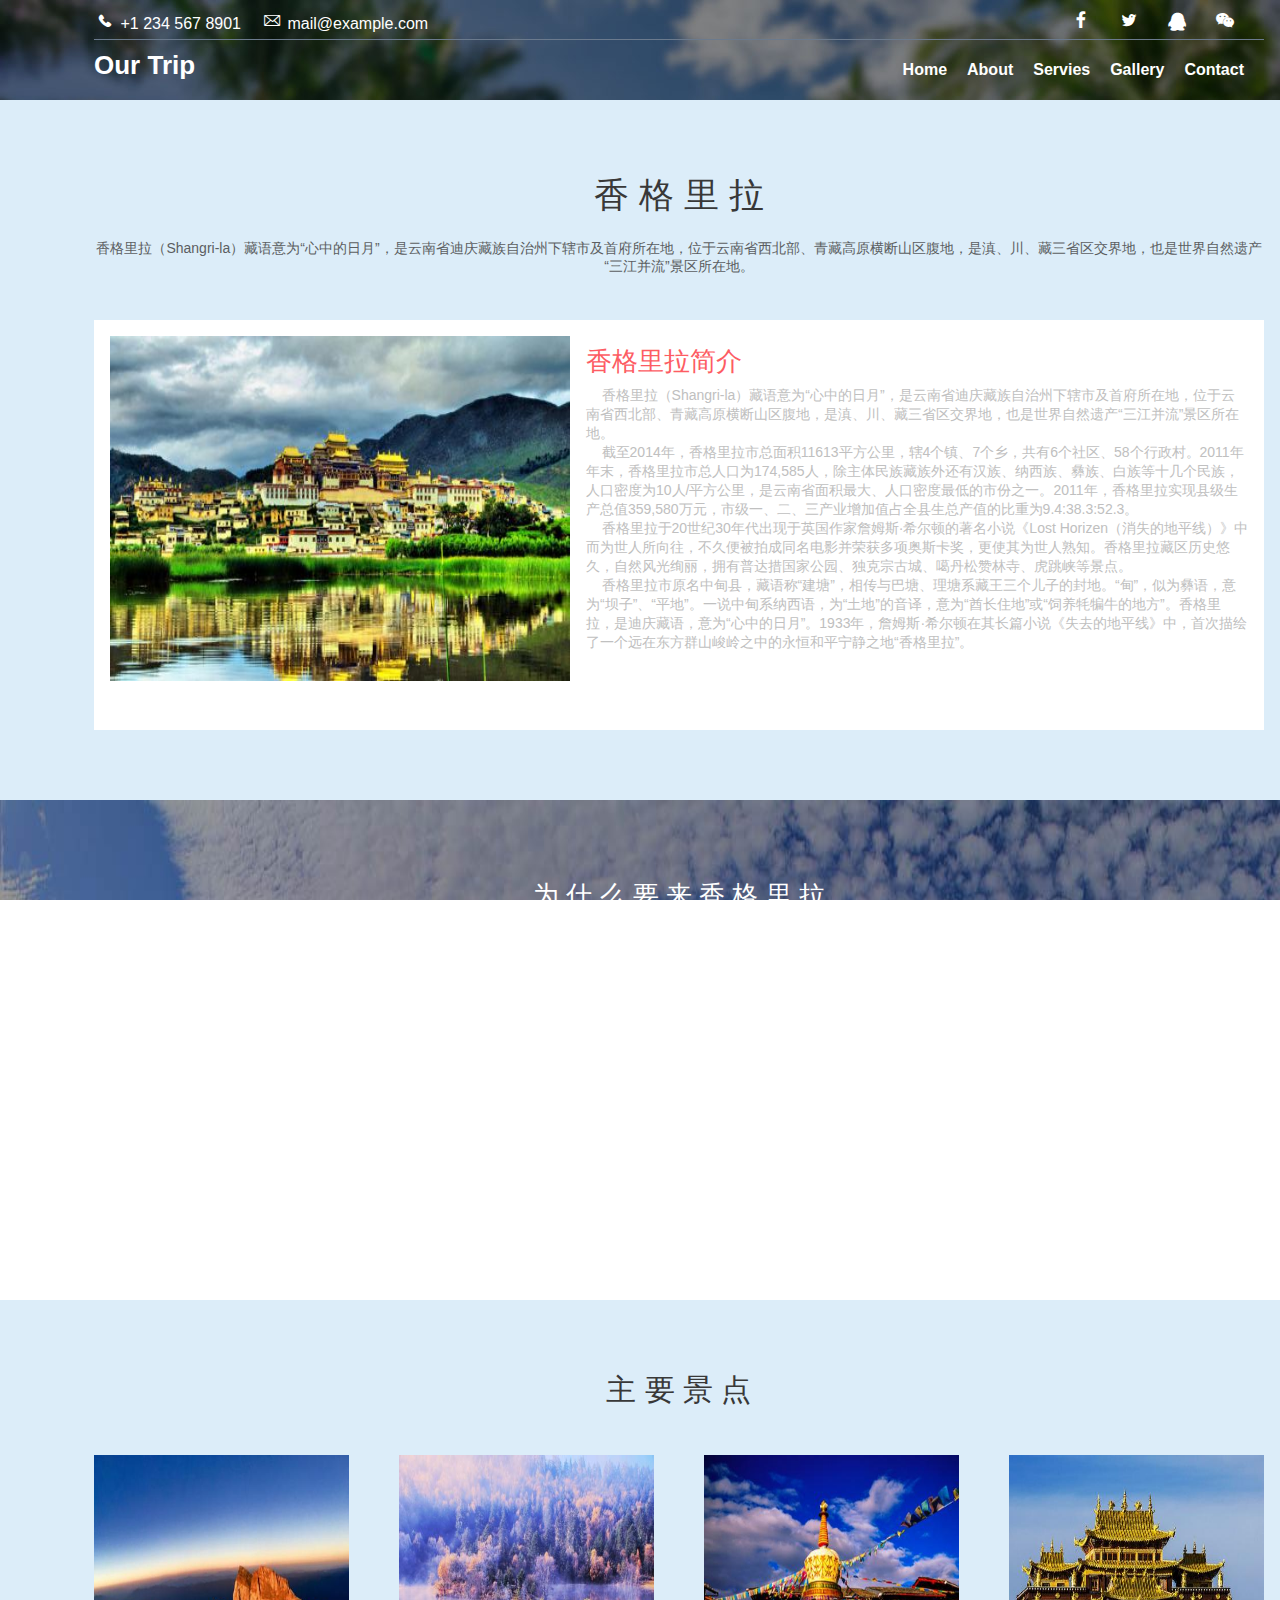
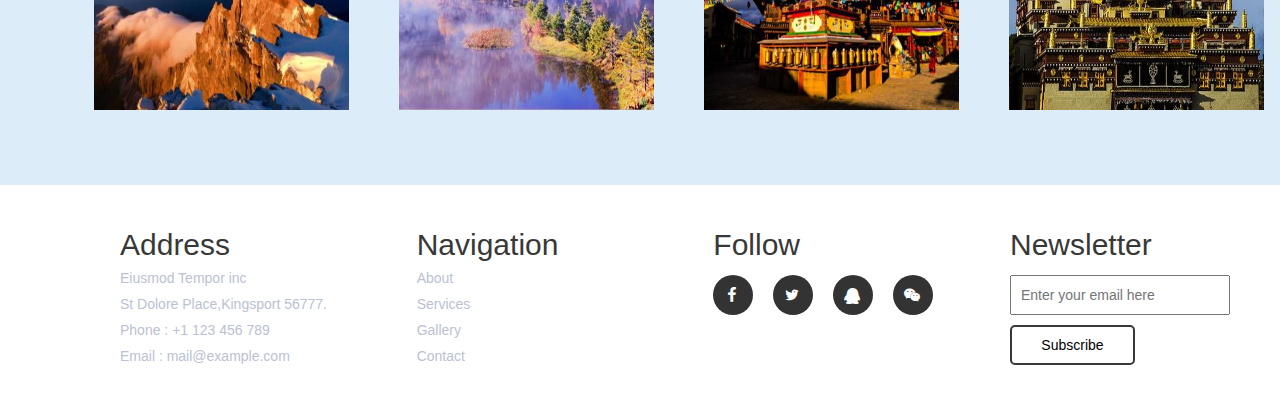
<file: 个人项目/xianggelila.html>
<!DOCTYPE html>
<html lang="en">
<head>
	<meta charset="UTF-8">
	<title>香格里拉</title>
	<link rel="stylesheet" href="css/xianggelila.css">
	<link rel="stylesheet" href="css/iconfont/iconfont.css">
	<script src="js/xianggelila.js"></script>
</head>
<body>
		<!-- banner图开始 -->
	<section class="banner">
		<ul class="bannertu">
			<li>
				<a href=""><img src="img/8.jpg" alt=""></a>
			</li>
		</ul>
	</section>
	<!-- banner图结束 -->
	<!-- banner图上的文字开始 -->
	<div class="top">
		<section class="banner-top">
			<div class="banner-left">				
				<li>
					<a href=""><i class="iconfont icon-iconorderdetailscellphone"></i> +1 234 567 8901</a>
				</li>
				<li>
					<a href=""><i class="iconfont icon-youjian"></i> mail@example.com</a>
				</li>				   
			</div>
			<div class="banner-right">
				<li>
				   <a href=""><i class="iconfont icon-facebookf"></i></a>
				</li>
				<li>
					<a href=""><i class="iconfont icon-xiaoniao"></i></a>
				</li>
				<li>
					<a href=""><i class="iconfont icon-qq"></i></a>
				</li>
				<li>
					<a href=""><i class="iconfont icon-weixin1"></i></a>
				</li>
			</div>
		</section>
		<section class="top2">
			<div class="top2-left">
				<a href=""><h2>Our Trip</h2></a>
			</div>
			<div class="top2-right">
				<li>
					<a href="index.html"><h6>Home</h6></a>		
				</li>
				<li>
					<a href=""><h6>About</h6></a>
				</li>
				<li>
					<a href=""><h6>Servies</h6></a>
				</li>
				<li>
					<a href=""><h6>Gallery</h6></a>
				</li>
				<li>
					<a href="contact.html"><h6>Contact</h6></a>
				</li>
			</div>
		</section>
	</div>
	<div class="kunming">
		<h1>香&nbsp格&nbsp里&nbsp拉</h1>
		<h6>香格里拉（Shangri-la）藏语意为“心中的日月”，是云南省迪庆藏族自治州下辖市及首府所在地，位于云南省西北部、青藏高原横断山区腹地，是滇、川、藏三省区交界地，也是世界自然遗产“三江并流”景区所在地。</h6>
		<div class="infor">
			<div class="imgleft">
				<a href=""><img src="img/香格里拉.jpg" alt="" class="img1"></a>
			</div>
			<div class="wenziright">
				<h5>香格里拉简介</h5>
				<div class="jianjie">
					<span>&nbsp&nbsp&nbsp&nbsp香格里拉（Shangri-la）藏语意为“心中的日月”，是云南省迪庆藏族自治州下辖市及首府所在地，位于云南省西北部、青藏高原横断山区腹地，是滇、川、藏三省区交界地，也是世界自然遗产“三江并流”景区所在地。<br>
					&nbsp&nbsp&nbsp&nbsp截至2014年，香格里拉市总面积11613平方公里，辖4个镇、7个乡，共有6个社区、58个行政村。2011年年末，香格里拉市总人口为174,585人，除主体民族藏族外还有汉族、纳西族、彝族、白族等十几个民族，人口密度为10人/平方公里，是云南省面积最大、人口密度最低的市份之一。2011年，香格里拉实现县级生产总值359,580万元，市级一、二、三产业增加值占全县生总产值的比重为9.4:38.3:52.3。<br>
					&nbsp&nbsp&nbsp&nbsp香格里拉于20世纪30年代出现于英国作家詹姆斯·希尔顿的著名小说《Lost Horizen（消失的地平线）》中而为世人所向往，不久便被拍成同名电影并荣获多项奥斯卡奖，更使其为世人熟知。香格里拉藏区历史悠久，自然风光绚丽，拥有普达措国家公园、独克宗古城、噶丹松赞林寺、虎跳峡等景点。<br>
					&nbsp&nbsp&nbsp&nbsp香格里拉市原名中甸县，藏语称“建塘”，相传与巴塘、理塘系藏王三个儿子的封地。“甸”，似为彝语，意为“坝子”、“平地”。一说中甸系纳西语，为“土地”的音译，意为“酋长住地”或“饲养牦犏牛的地方”。香格里拉，是迪庆藏语，意为“心中的日月”。1933年，詹姆斯·希尔顿在其长篇小说《失去的地平线》中，首次描绘了一个远在东方群山峻岭之中的永恒和平宁静之地“香格里拉”。
					</span>
				</div>
			</div>
		</div>
	</div>
	<!-- banner图上的文字结束 -->
	<section class="banner1">
		<ul class="bannertu1">
			<li>
				<a href=""><!--<img src="img/o1.jpg" alt="">--></a>
				<div class="wenzi2">
					<h4>为&nbsp什&nbsp么&nbsp要&nbsp来&nbsp香&nbsp格&nbsp里&nbsp拉</h4>
					<div class="wenzi3">
						<h6>&nbsp&nbsp香格里拉地处青藏高原东南缘横断山脉三江纵谷区东部，沙鲁里山脉由四川甘孜入县境，分两支将县境东西两侧包围，金沙江从土照壁进入县境，南流至金江乡撒苏碧与丽江石鼓之间，突转向东北，至洛吉吉函流入四川坪子了境，将县境南部包围。香格里拉成为两头窄，中间宽，“雪山为城，金沙为池”的雄伟太势。县境地形总趋势西北高、东南低，最高点巴拉格宗海拔5545米，最低点洛吉吉函海拔1503米，海拔高差4042米，平均海拔3459米，县境地貌按形态可分为山地、高原、盆地、河谷。</h6>
						<h6>&nbsp&nbsp&nbsp香格里拉市位于云南省西北部的滇、川、藏大三角区域，地处迪庆香格里拉腹心地带。香格里拉市东与四川省稻城、木里二县接壤；西、南与丽江市、维西县隔金沙江相望；北与德钦县一衣带水。市境境域总面积11613平方公里</h6>
						<h6>&nbsp&nbsp香格里拉于20世纪30年代出现于英国作家詹姆斯·希尔顿的著名小说《Lost Horizen（消失的地平线）》中而为世人所向往，不久便被拍成同名电影并荣获多项奥斯卡奖，更使其为世人熟知。香格里拉藏区历史悠久，自然风光绚丽，拥有普达措国家公园、独克宗古城、噶丹松赞林寺、虎跳峡等景点。</h6>
						<h6>&nbsp香格里拉被誉为“最接近天堂的地方”</h6>
					</div>
					<div class="btn2">
						<a href="">
						<button>更&nbsp&nbsp多</button>
                        </a>
					</div>
				</div>
			</li>

		</ul>
	</section>
	<section class="mainp">
		<h2>主&nbsp要&nbsp景&nbsp点</h2>
		<ul class="jingdian">
			<li class="li1">
			    <img src="img/habaxueshan.jpg" alt="">
			    <div class="zhezhao1">
			    	<a href="" class="diming">
			    		<h6>哈巴雪山</h6>
			    	</a>
			    	<h5>云南省迪庆州香格里拉县</h5>
			    </div>
			</li>
			<li class="li2">
				<img src="img/pudacuo2.jpg" alt="">
				<div class="zhezhao2">
			    	<a href="" class="diming">
			    		<h6>普达措公园</h6>
			    	</a>
			    	<h5>云南省迪庆州香格里拉县</h5>
			    </div>
			</li>
			<li class="li3">
				<img src="img/tujidukezong.jpg" alt="">
				<div class="zhezhao3">
			    	<a href="" class="diming">
			    		<h6>独克宗古城</h6>
			    	</a>
			    	<h5>云南省迪庆州香格里拉县</h5>
			    </div>
			</li>
			<li class="li4">
				<img src="img/songzanlin.jpg" alt="">
				<div class="zhezhao4">
			    	<a href="" class="diming">
			    		<h6>松赞林寺</h6>
			    	</a>
			    	<h5>云南省迪庆州香格里拉县</h5>
			    </div>
			</li>
		</ul>
	</section>
	<!-- 底部开始 -->
	<div class="bottom">
		<ul>
			<li>
			    <h3>Address</h3>
			    <div class="rest">
			    	<h6>Eiusmod Tempor inc <br>
                        St Dolore Place,Kingsport 56777. <br>
                        Phone : +1 123 456 789 <br>
                        Email : mail@example.com
                    </h6>
			    </div>
			</li>
			<li>
				<h3>Navigation</h3>
				<div class="rest">
					<h6>
						<a href=""> About </a>  
					</h6>
					<h6>
						<a href="">Services</a>
					</h6>
					<h6>
						<a href="">Gallery </a>
					</h6>
					<h6>
						<a href="">Contact</a>
					</h6>					
				</div>
			</li>
			<li class="icon4">
				<h3>Follow</h3>
				<div class="rest2">
					<div class="yuan">
						<a href=""><i class="iconfont icon-facebookf"></i></a>
					</div>
					<div class="yuan">
						<a href=""><i class="iconfont icon-xiaoniao"></i></a>
					</div>
					<div class="yuan">
						<a href=""><i class="iconfont icon-qq"></i></a>
					</div>
					<div class="yuan">
						<a href=""><i class="iconfont icon-weixin1"></i></a>
					</div>
				</div>
			</li>
			<li class="enter2">
				<h3>Newsletter</h3>
				<div class="rest3">
					<textarea name="" id="" placeholder="Enter your email here"></textarea>
				</div>
				<div class="rest4">
					<button>Subscribe</button>
				</div>
			</li>
		</ul>
	</div>
	<!-- 底部结束 -->
	
</body>
</html>
</file>
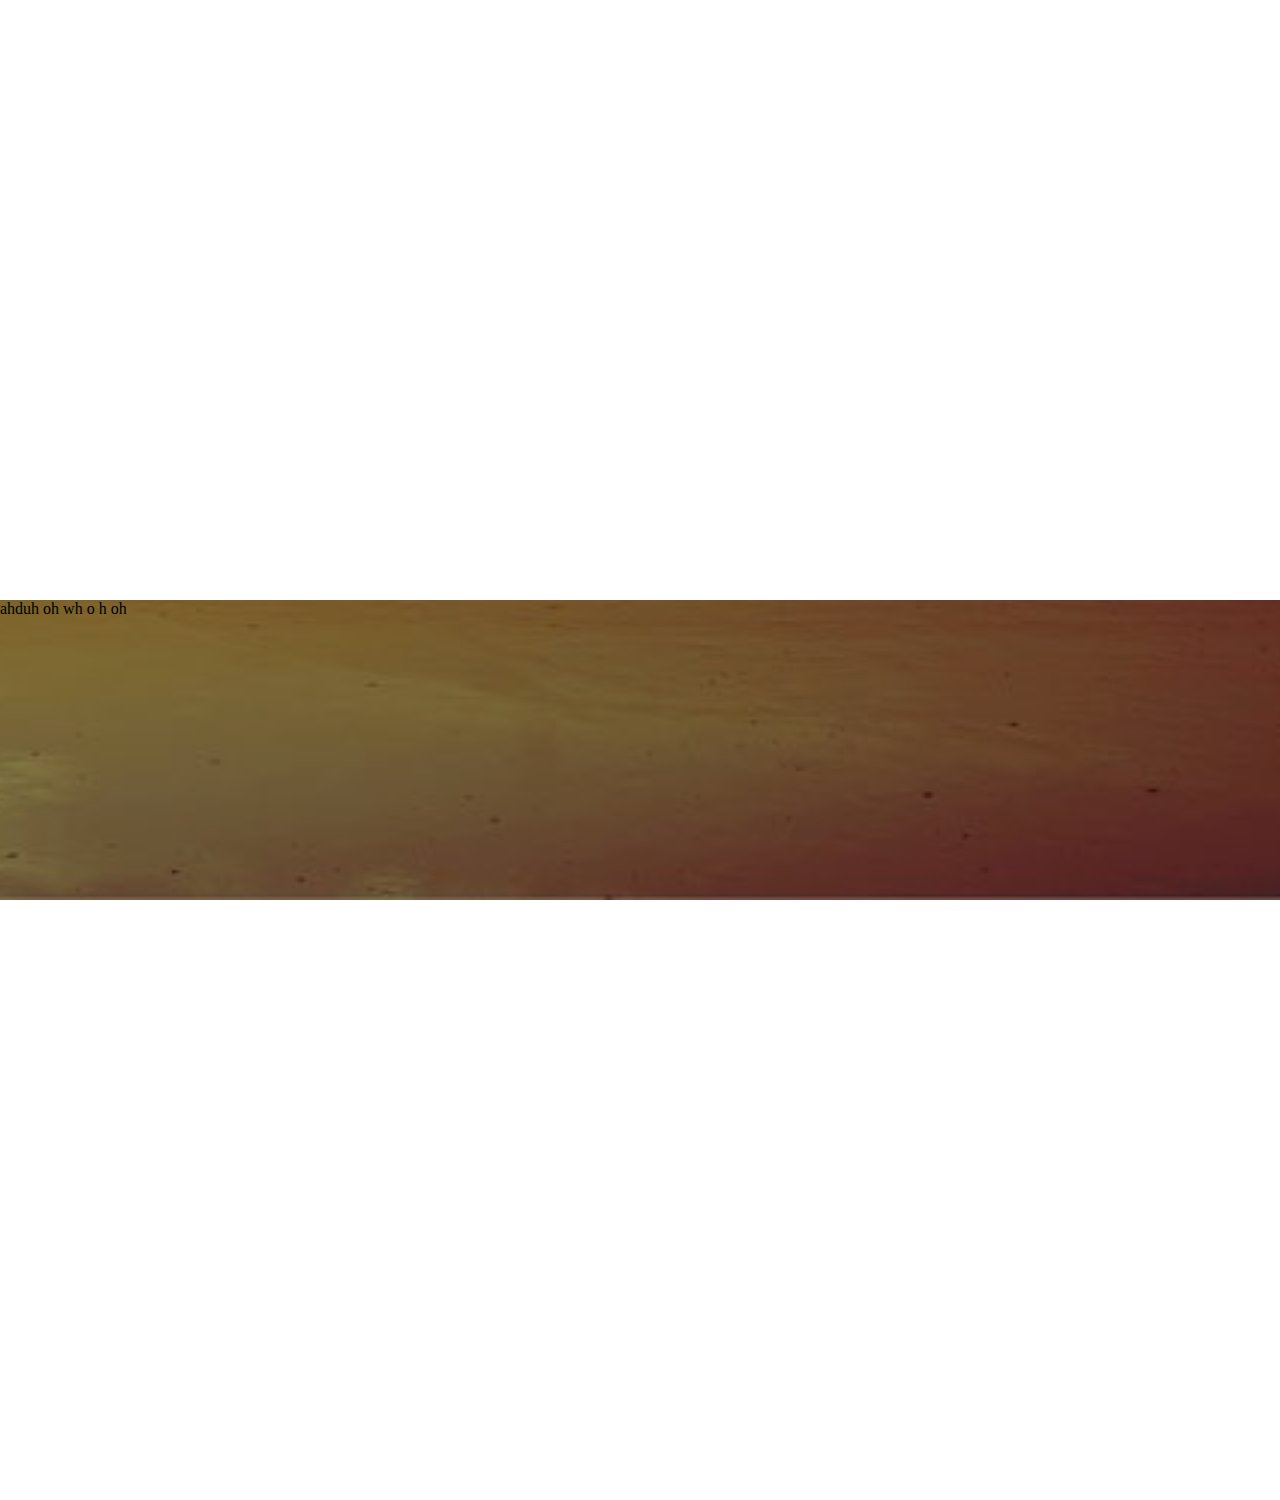
<file: 个人项目/css/xi.html>
<!DOCTYPE html>
<html lang="en">
<head>
    <meta charset="UTF-8">
    <title>Title</title>
</head>
<style>
    *{
        margin:0;
        padding:0;

    }
    body{
        background: url("../img/g1.jpg") center/cover fixed;
    }
    .box{
        width:100%;
        height:600px;
        background: #fff;
    }
    .box1{
        width:100%;
        height:300px;
        background: rgba(0,0,0,0.5);
    }
    .box2{
        width:100%;
        height:600px;
        background: #fff;
        text-align: center;
        line-height: 600px;
    }
</style>
<body>
    <div class="box">

    </div>
    <div class="box1">
            ahduh oh wh o h oh
    </div>
    <div class="box2">

    </div>
</body>
</html>
</file>
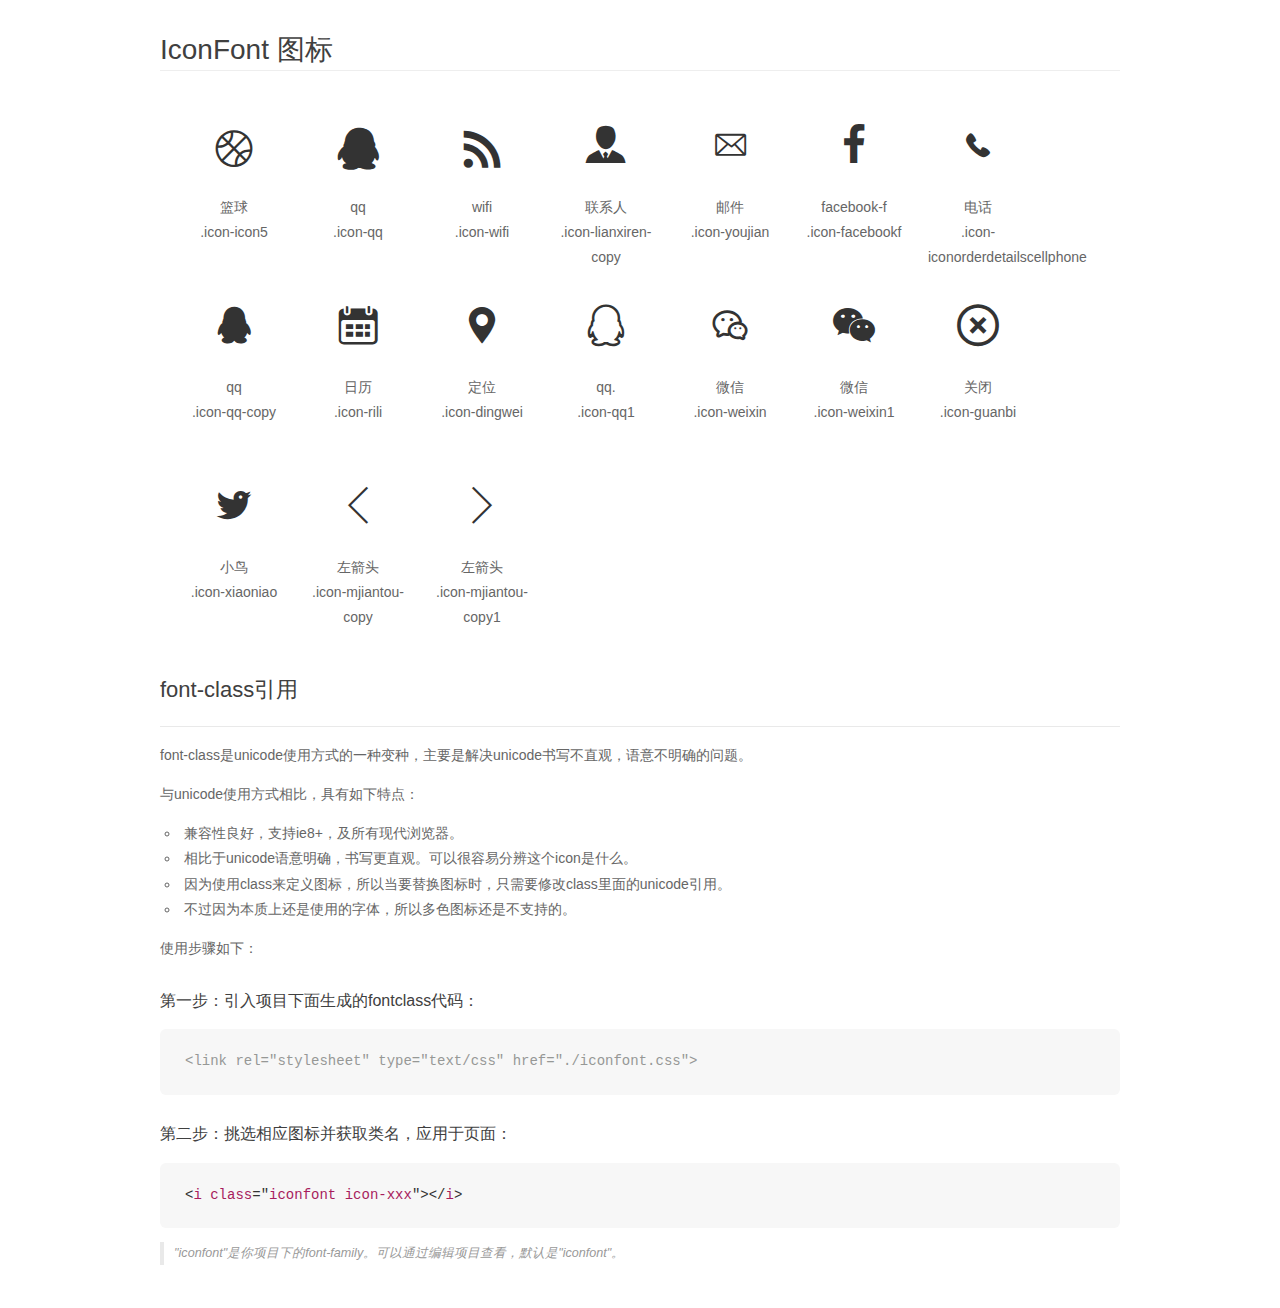
<file: 个人项目/css/iconfont/demo_fontclass.html>
<!DOCTYPE html>
<html>
<head>
    <meta charset="utf-8"/>
    <title>IconFont</title>
    <link rel="stylesheet" href="demo.css">
    <link rel="stylesheet" href="iconfont.css">
</head>
<body>
    <div class="main markdown">
        <h1>IconFont 图标</h1>
        <ul class="icon_lists clear">
            
                <li>
                <i class="icon iconfont icon-icon5"></i>
                    <div class="name">篮球</div>
                    <div class="fontclass">.icon-icon5</div>
                </li>
            
                <li>
                <i class="icon iconfont icon-qq"></i>
                    <div class="name">qq</div>
                    <div class="fontclass">.icon-qq</div>
                </li>
            
                <li>
                <i class="icon iconfont icon-wifi"></i>
                    <div class="name">wifi</div>
                    <div class="fontclass">.icon-wifi</div>
                </li>
            
                <li>
                <i class="icon iconfont icon-lianxiren-copy"></i>
                    <div class="name">联系人</div>
                    <div class="fontclass">.icon-lianxiren-copy</div>
                </li>
            
                <li>
                <i class="icon iconfont icon-youjian"></i>
                    <div class="name">邮件</div>
                    <div class="fontclass">.icon-youjian</div>
                </li>
            
                <li>
                <i class="icon iconfont icon-facebookf"></i>
                    <div class="name">facebook-f</div>
                    <div class="fontclass">.icon-facebookf</div>
                </li>
            
                <li>
                <i class="icon iconfont icon-iconorderdetailscellphone"></i>
                    <div class="name">电话</div>
                    <div class="fontclass">.icon-iconorderdetailscellphone</div>
                </li>
            
                <li>
                <i class="icon iconfont icon-qq-copy"></i>
                    <div class="name">qq</div>
                    <div class="fontclass">.icon-qq-copy</div>
                </li>
            
                <li>
                <i class="icon iconfont icon-rili"></i>
                    <div class="name">日历</div>
                    <div class="fontclass">.icon-rili</div>
                </li>
            
                <li>
                <i class="icon iconfont icon-dingwei"></i>
                    <div class="name">定位</div>
                    <div class="fontclass">.icon-dingwei</div>
                </li>
            
                <li>
                <i class="icon iconfont icon-qq1"></i>
                    <div class="name">qq.</div>
                    <div class="fontclass">.icon-qq1</div>
                </li>
            
                <li>
                <i class="icon iconfont icon-weixin"></i>
                    <div class="name">微信</div>
                    <div class="fontclass">.icon-weixin</div>
                </li>
            
                <li>
                <i class="icon iconfont icon-weixin1"></i>
                    <div class="name">微信</div>
                    <div class="fontclass">.icon-weixin1</div>
                </li>
            
                <li>
                <i class="icon iconfont icon-guanbi"></i>
                    <div class="name">关闭</div>
                    <div class="fontclass">.icon-guanbi</div>
                </li>
            
                <li>
                <i class="icon iconfont icon-xiaoniao"></i>
                    <div class="name">小鸟</div>
                    <div class="fontclass">.icon-xiaoniao</div>
                </li>
            
                <li>
                <i class="icon iconfont icon-mjiantou-copy"></i>
                    <div class="name">左箭头</div>
                    <div class="fontclass">.icon-mjiantou-copy</div>
                </li>
            
                <li>
                <i class="icon iconfont icon-mjiantou-copy1"></i>
                    <div class="name">左箭头</div>
                    <div class="fontclass">.icon-mjiantou-copy1</div>
                </li>
            
        </ul>

        <h2 id="font-class-">font-class引用</h2>
        <hr>

        <p>font-class是unicode使用方式的一种变种，主要是解决unicode书写不直观，语意不明确的问题。</p>
        <p>与unicode使用方式相比，具有如下特点：</p>
        <ul>
        <li>兼容性良好，支持ie8+，及所有现代浏览器。</li>
        <li>相比于unicode语意明确，书写更直观。可以很容易分辨这个icon是什么。</li>
        <li>因为使用class来定义图标，所以当要替换图标时，只需要修改class里面的unicode引用。</li>
        <li>不过因为本质上还是使用的字体，所以多色图标还是不支持的。</li>
        </ul>
        <p>使用步骤如下：</p>
        <h3 id="-fontclass-">第一步：引入项目下面生成的fontclass代码：</h3>


        <pre><code class="lang-js hljs javascript"><span class="hljs-comment">&lt;link rel="stylesheet" type="text/css" href="./iconfont.css"&gt;</span></code></pre>
        <h3 id="-">第二步：挑选相应图标并获取类名，应用于页面：</h3>
        <pre><code class="lang-css hljs">&lt;<span class="hljs-selector-tag">i</span> <span class="hljs-selector-tag">class</span>="<span class="hljs-selector-tag">iconfont</span> <span class="hljs-selector-tag">icon-xxx</span>"&gt;&lt;/<span class="hljs-selector-tag">i</span>&gt;</code></pre>
        <blockquote>
        <p>"iconfont"是你项目下的font-family。可以通过编辑项目查看，默认是"iconfont"。</p>
        </blockquote>
    </div>
</body>
</html>
</file>
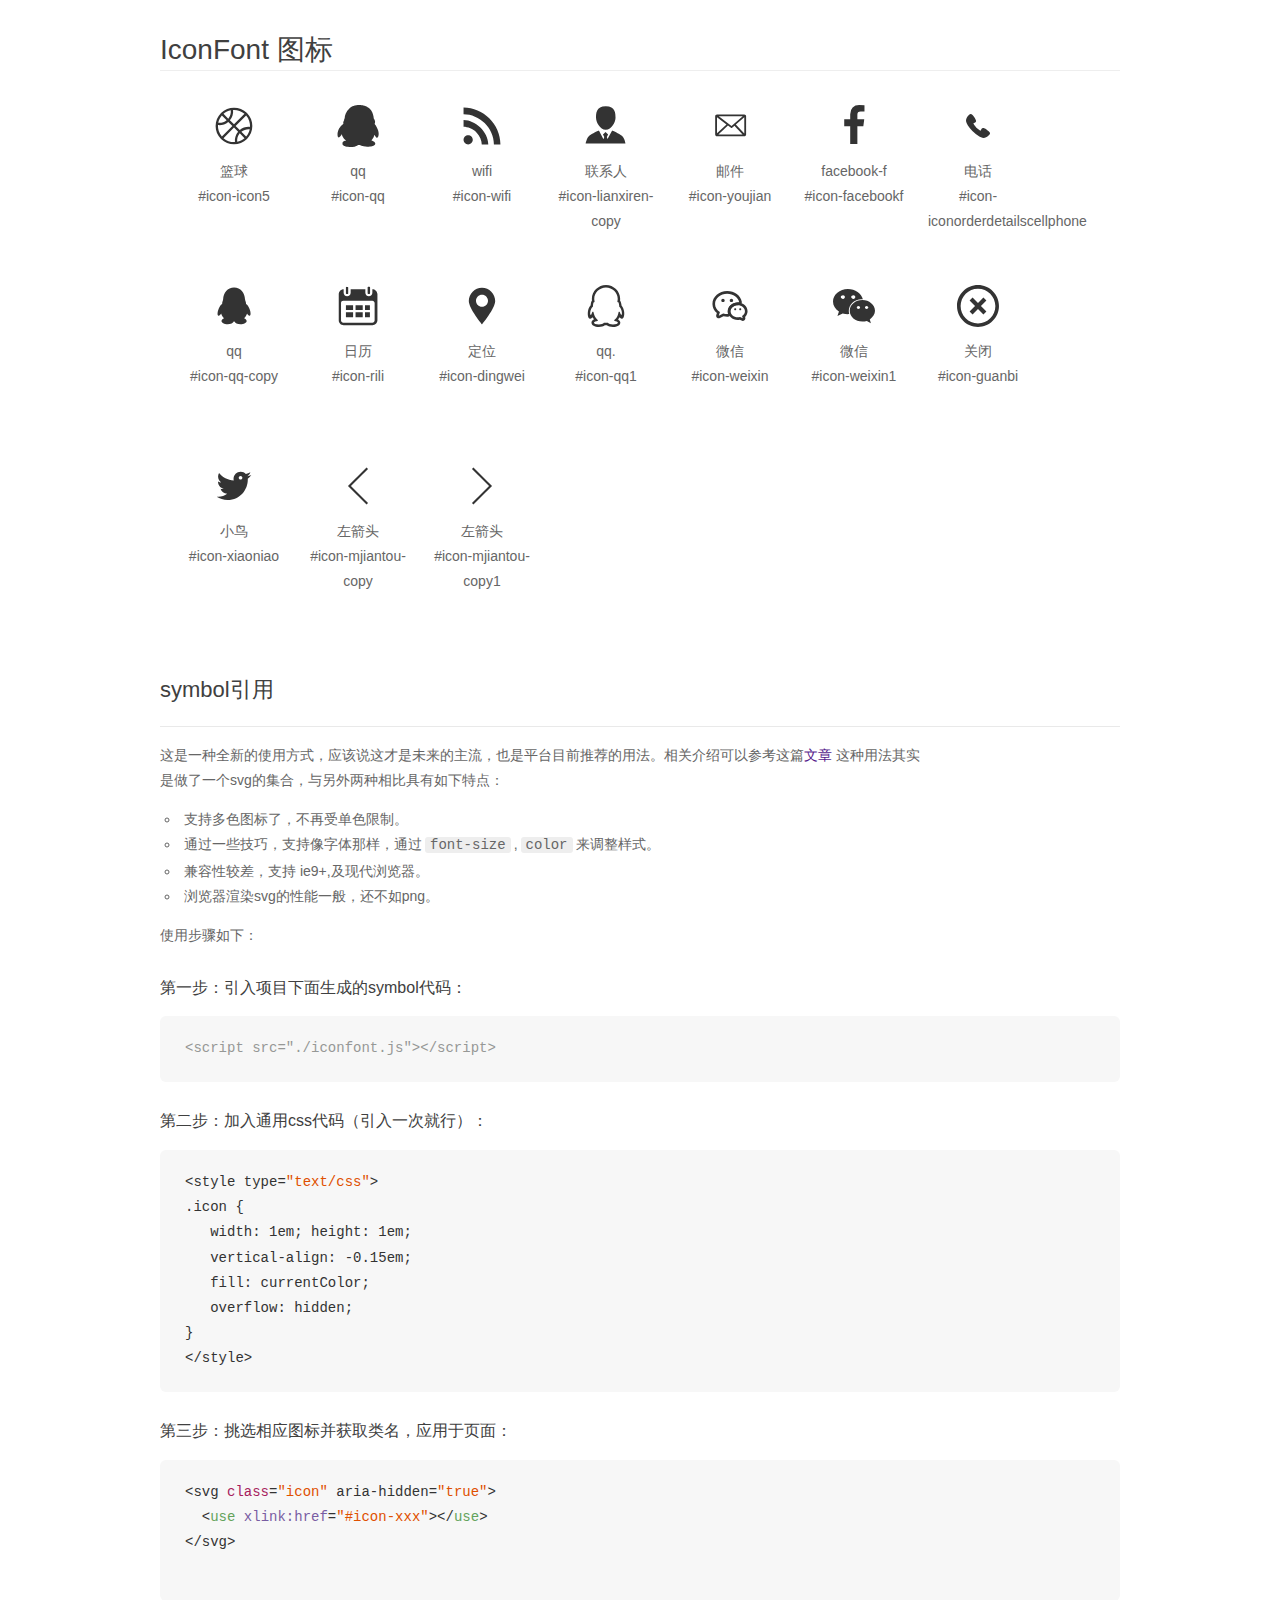
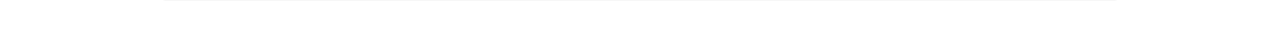
<file: 个人项目/css/iconfont/demo_symbol.html>
<!DOCTYPE html>
<html>
<head>
    <meta charset="utf-8"/>
    <title>IconFont</title>
    <link rel="stylesheet" href="demo.css">
    <script src="iconfont.js"></script>

    <style type="text/css">
        .icon {
          /* 通过设置 font-size 来改变图标大小 */
          width: 1em; height: 1em;
          /* 图标和文字相邻时，垂直对齐 */
          vertical-align: -0.15em;
          /* 通过设置 color 来改变 SVG 的颜色/fill */
          fill: currentColor;
          /* path 和 stroke 溢出 viewBox 部分在 IE 下会显示
             normalize.css 中也包含这行 */
          overflow: hidden;
        }

    </style>
</head>
<body>
    <div class="main markdown">
        <h1>IconFont 图标</h1>
        <ul class="icon_lists clear">
            
                <li>
                    <svg class="icon" aria-hidden="true">
                        <use xlink:href="#icon-icon5"></use>
                    </svg>
                    <div class="name">篮球</div>
                    <div class="fontclass">#icon-icon5</div>
                </li>
            
                <li>
                    <svg class="icon" aria-hidden="true">
                        <use xlink:href="#icon-qq"></use>
                    </svg>
                    <div class="name">qq</div>
                    <div class="fontclass">#icon-qq</div>
                </li>
            
                <li>
                    <svg class="icon" aria-hidden="true">
                        <use xlink:href="#icon-wifi"></use>
                    </svg>
                    <div class="name">wifi</div>
                    <div class="fontclass">#icon-wifi</div>
                </li>
            
                <li>
                    <svg class="icon" aria-hidden="true">
                        <use xlink:href="#icon-lianxiren-copy"></use>
                    </svg>
                    <div class="name">联系人</div>
                    <div class="fontclass">#icon-lianxiren-copy</div>
                </li>
            
                <li>
                    <svg class="icon" aria-hidden="true">
                        <use xlink:href="#icon-youjian"></use>
                    </svg>
                    <div class="name">邮件</div>
                    <div class="fontclass">#icon-youjian</div>
                </li>
            
                <li>
                    <svg class="icon" aria-hidden="true">
                        <use xlink:href="#icon-facebookf"></use>
                    </svg>
                    <div class="name">facebook-f</div>
                    <div class="fontclass">#icon-facebookf</div>
                </li>
            
                <li>
                    <svg class="icon" aria-hidden="true">
                        <use xlink:href="#icon-iconorderdetailscellphone"></use>
                    </svg>
                    <div class="name">电话</div>
                    <div class="fontclass">#icon-iconorderdetailscellphone</div>
                </li>
            
                <li>
                    <svg class="icon" aria-hidden="true">
                        <use xlink:href="#icon-qq-copy"></use>
                    </svg>
                    <div class="name">qq</div>
                    <div class="fontclass">#icon-qq-copy</div>
                </li>
            
                <li>
                    <svg class="icon" aria-hidden="true">
                        <use xlink:href="#icon-rili"></use>
                    </svg>
                    <div class="name">日历</div>
                    <div class="fontclass">#icon-rili</div>
                </li>
            
                <li>
                    <svg class="icon" aria-hidden="true">
                        <use xlink:href="#icon-dingwei"></use>
                    </svg>
                    <div class="name">定位</div>
                    <div class="fontclass">#icon-dingwei</div>
                </li>
            
                <li>
                    <svg class="icon" aria-hidden="true">
                        <use xlink:href="#icon-qq1"></use>
                    </svg>
                    <div class="name">qq.</div>
                    <div class="fontclass">#icon-qq1</div>
                </li>
            
                <li>
                    <svg class="icon" aria-hidden="true">
                        <use xlink:href="#icon-weixin"></use>
                    </svg>
                    <div class="name">微信</div>
                    <div class="fontclass">#icon-weixin</div>
                </li>
            
                <li>
                    <svg class="icon" aria-hidden="true">
                        <use xlink:href="#icon-weixin1"></use>
                    </svg>
                    <div class="name">微信</div>
                    <div class="fontclass">#icon-weixin1</div>
                </li>
            
                <li>
                    <svg class="icon" aria-hidden="true">
                        <use xlink:href="#icon-guanbi"></use>
                    </svg>
                    <div class="name">关闭</div>
                    <div class="fontclass">#icon-guanbi</div>
                </li>
            
                <li>
                    <svg class="icon" aria-hidden="true">
                        <use xlink:href="#icon-xiaoniao"></use>
                    </svg>
                    <div class="name">小鸟</div>
                    <div class="fontclass">#icon-xiaoniao</div>
                </li>
            
                <li>
                    <svg class="icon" aria-hidden="true">
                        <use xlink:href="#icon-mjiantou-copy"></use>
                    </svg>
                    <div class="name">左箭头</div>
                    <div class="fontclass">#icon-mjiantou-copy</div>
                </li>
            
                <li>
                    <svg class="icon" aria-hidden="true">
                        <use xlink:href="#icon-mjiantou-copy1"></use>
                    </svg>
                    <div class="name">左箭头</div>
                    <div class="fontclass">#icon-mjiantou-copy1</div>
                </li>
            
        </ul>


        <h2 id="symbol-">symbol引用</h2>
        <hr>

        <p>这是一种全新的使用方式，应该说这才是未来的主流，也是平台目前推荐的用法。相关介绍可以参考这篇<a href="">文章</a>
        这种用法其实是做了一个svg的集合，与另外两种相比具有如下特点：</p>
        <ul>
          <li>支持多色图标了，不再受单色限制。</li>
          <li>通过一些技巧，支持像字体那样，通过<code>font-size</code>,<code>color</code>来调整样式。</li>
          <li>兼容性较差，支持 ie9+,及现代浏览器。</li>
          <li>浏览器渲染svg的性能一般，还不如png。</li>
        </ul>
        <p>使用步骤如下：</p>
        <h3 id="-symbol-">第一步：引入项目下面生成的symbol代码：</h3>
        <pre><code class="lang-js hljs javascript"><span class="hljs-comment">&lt;script src="./iconfont.js"&gt;&lt;/script&gt;</span></code></pre>
        <h3 id="-css-">第二步：加入通用css代码（引入一次就行）：</h3>
        <pre><code class="lang-js hljs javascript">&lt;style type=<span class="hljs-string">"text/css"</span>&gt;
.icon {
   width: <span class="hljs-number">1</span>em; height: <span class="hljs-number">1</span>em;
   vertical-align: <span class="hljs-number">-0.15</span>em;
   fill: currentColor;
   overflow: hidden;
}
&lt;<span class="hljs-regexp">/style&gt;</span></code></pre>
        <h3 id="-">第三步：挑选相应图标并获取类名，应用于页面：</h3>
        <pre><code class="lang-js hljs javascript">&lt;svg <span class="hljs-class"><span class="hljs-keyword">class</span></span>=<span class="hljs-string">"icon"</span> aria-hidden=<span class="hljs-string">"true"</span>&gt;<span class="xml"><span class="hljs-tag">
  &lt;<span class="hljs-name">use</span> <span class="hljs-attr">xlink:href</span>=<span class="hljs-string">"#icon-xxx"</span>&gt;</span><span class="hljs-tag">&lt;/<span class="hljs-name">use</span>&gt;</span>
</span>&lt;<span class="hljs-regexp">/svg&gt;
        </span></code></pre>
    </div>
</body>
</html>
</file>
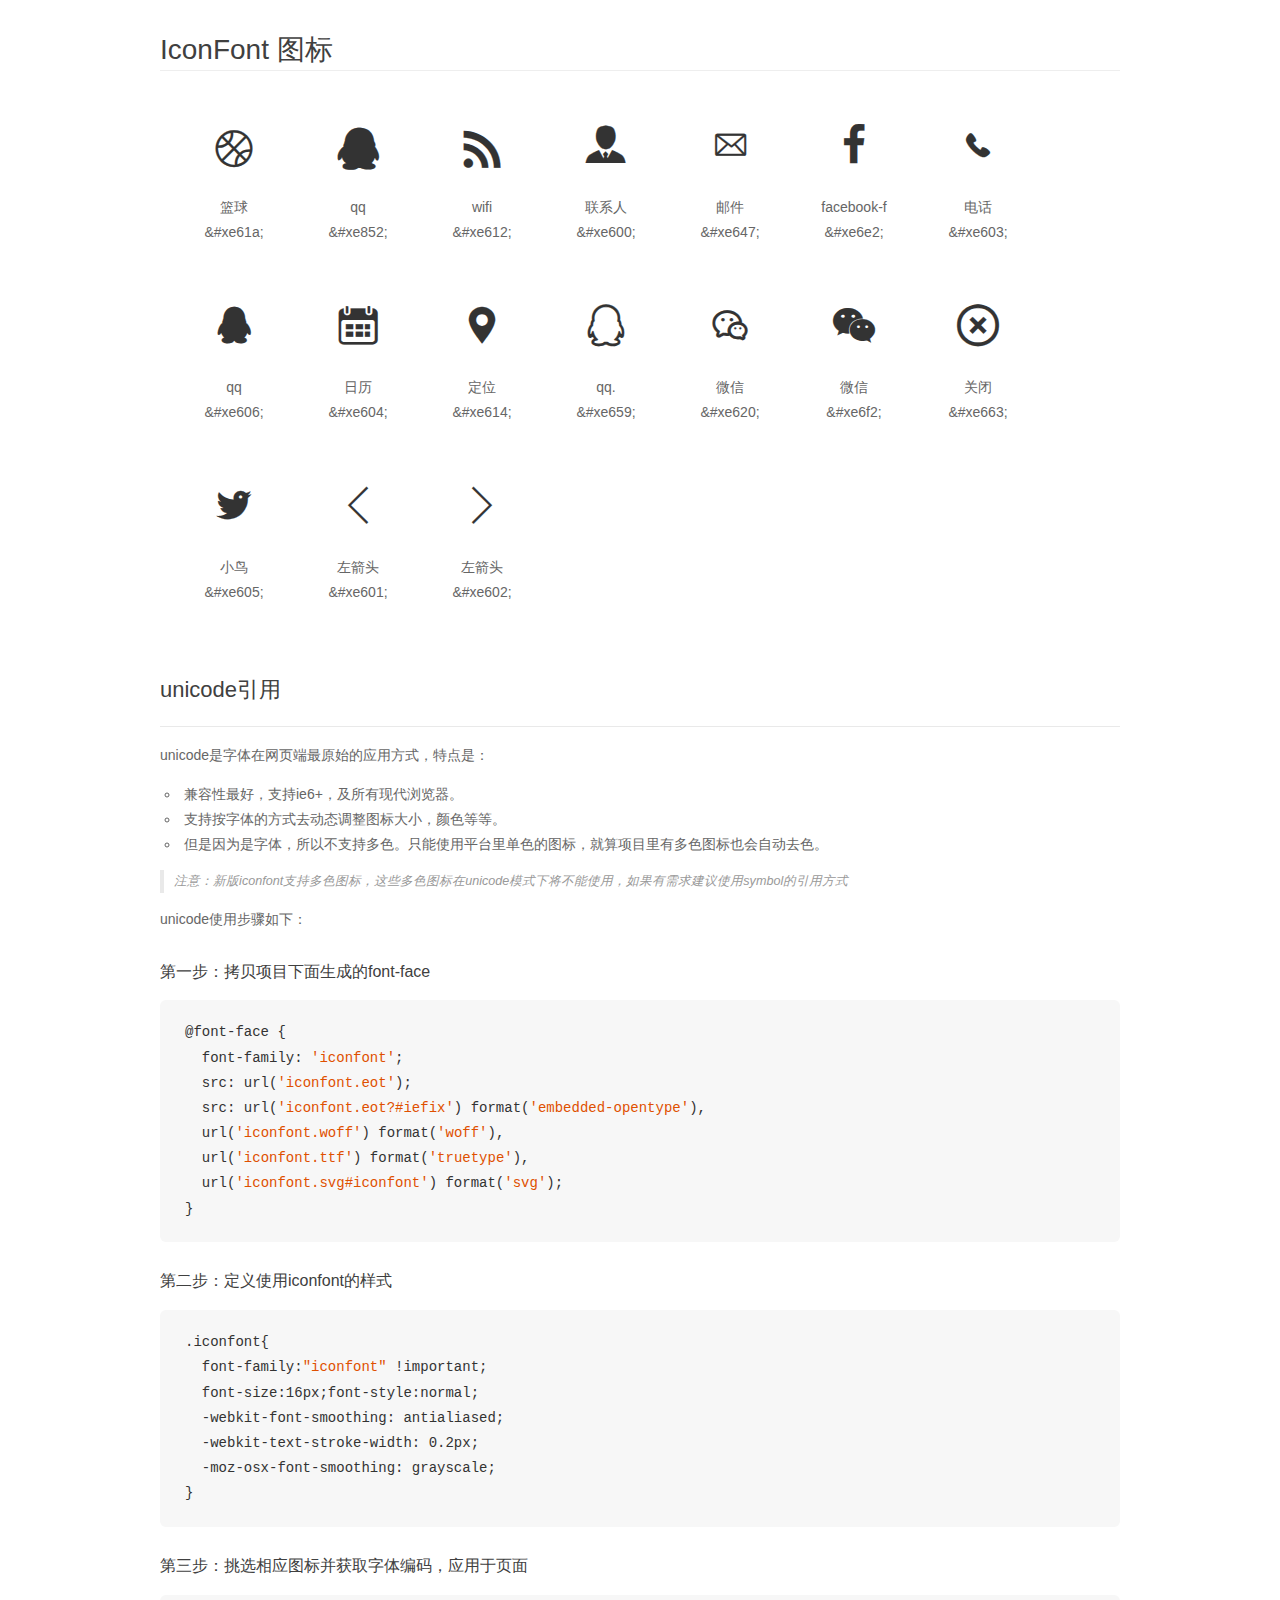
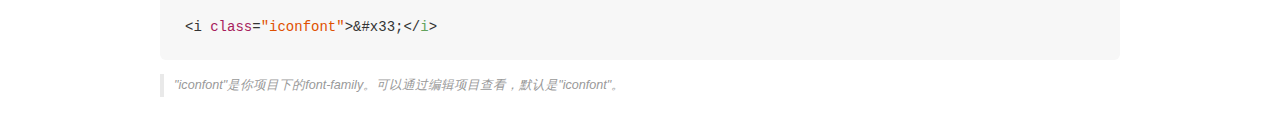
<file: 个人项目/css/iconfont/demo_unicode.html>
<!DOCTYPE html>
<html>
<head>
    <meta charset="utf-8"/>
    <title>IconFont</title>
    <link rel="stylesheet" href="demo.css">

    <style type="text/css">

        @font-face {font-family: "iconfont";
          src: url('iconfont.eot'); /* IE9*/
          src: url('iconfont.eot#iefix') format('embedded-opentype'), /* IE6-IE8 */
          url('iconfont.woff') format('woff'), /* chrome, firefox */
          url('iconfont.ttf') format('truetype'), /* chrome, firefox, opera, Safari, Android, iOS 4.2+*/
          url('iconfont.svg#iconfont') format('svg'); /* iOS 4.1- */
        }

        .iconfont {
          font-family:"iconfont" !important;
          font-size:16px;
          font-style:normal;
          -webkit-font-smoothing: antialiased;
          -webkit-text-stroke-width: 0.2px;
          -moz-osx-font-smoothing: grayscale;
        }

    </style>
</head>
<body>
    <div class="main markdown">
        <h1>IconFont 图标</h1>
        <ul class="icon_lists clear">
            
                <li>
                <i class="icon iconfont">&#xe61a;</i>
                    <div class="name">篮球</div>
                    <div class="code">&amp;#xe61a;</div>
                </li>
            
                <li>
                <i class="icon iconfont">&#xe852;</i>
                    <div class="name">qq</div>
                    <div class="code">&amp;#xe852;</div>
                </li>
            
                <li>
                <i class="icon iconfont">&#xe612;</i>
                    <div class="name">wifi</div>
                    <div class="code">&amp;#xe612;</div>
                </li>
            
                <li>
                <i class="icon iconfont">&#xe600;</i>
                    <div class="name">联系人</div>
                    <div class="code">&amp;#xe600;</div>
                </li>
            
                <li>
                <i class="icon iconfont">&#xe647;</i>
                    <div class="name">邮件</div>
                    <div class="code">&amp;#xe647;</div>
                </li>
            
                <li>
                <i class="icon iconfont">&#xe6e2;</i>
                    <div class="name">facebook-f</div>
                    <div class="code">&amp;#xe6e2;</div>
                </li>
            
                <li>
                <i class="icon iconfont">&#xe603;</i>
                    <div class="name">电话</div>
                    <div class="code">&amp;#xe603;</div>
                </li>
            
                <li>
                <i class="icon iconfont">&#xe606;</i>
                    <div class="name">qq</div>
                    <div class="code">&amp;#xe606;</div>
                </li>
            
                <li>
                <i class="icon iconfont">&#xe604;</i>
                    <div class="name">日历</div>
                    <div class="code">&amp;#xe604;</div>
                </li>
            
                <li>
                <i class="icon iconfont">&#xe614;</i>
                    <div class="name">定位</div>
                    <div class="code">&amp;#xe614;</div>
                </li>
            
                <li>
                <i class="icon iconfont">&#xe659;</i>
                    <div class="name">qq.</div>
                    <div class="code">&amp;#xe659;</div>
                </li>
            
                <li>
                <i class="icon iconfont">&#xe620;</i>
                    <div class="name">微信</div>
                    <div class="code">&amp;#xe620;</div>
                </li>
            
                <li>
                <i class="icon iconfont">&#xe6f2;</i>
                    <div class="name">微信</div>
                    <div class="code">&amp;#xe6f2;</div>
                </li>
            
                <li>
                <i class="icon iconfont">&#xe663;</i>
                    <div class="name">关闭</div>
                    <div class="code">&amp;#xe663;</div>
                </li>
            
                <li>
                <i class="icon iconfont">&#xe605;</i>
                    <div class="name">小鸟</div>
                    <div class="code">&amp;#xe605;</div>
                </li>
            
                <li>
                <i class="icon iconfont">&#xe601;</i>
                    <div class="name">左箭头</div>
                    <div class="code">&amp;#xe601;</div>
                </li>
            
                <li>
                <i class="icon iconfont">&#xe602;</i>
                    <div class="name">左箭头</div>
                    <div class="code">&amp;#xe602;</div>
                </li>
            
        </ul>
        <h2 id="unicode-">unicode引用</h2>
        <hr>

        <p>unicode是字体在网页端最原始的应用方式，特点是：</p>
        <ul>
        <li>兼容性最好，支持ie6+，及所有现代浏览器。</li>
        <li>支持按字体的方式去动态调整图标大小，颜色等等。</li>
        <li>但是因为是字体，所以不支持多色。只能使用平台里单色的图标，就算项目里有多色图标也会自动去色。</li>
        </ul>
        <blockquote>
        <p>注意：新版iconfont支持多色图标，这些多色图标在unicode模式下将不能使用，如果有需求建议使用symbol的引用方式</p>
        </blockquote>
        <p>unicode使用步骤如下：</p>
        <h3 id="-font-face">第一步：拷贝项目下面生成的font-face</h3>
        <pre><code class="lang-js hljs javascript">@font-face {
  font-family: <span class="hljs-string">'iconfont'</span>;
  src: url(<span class="hljs-string">'iconfont.eot'</span>);
  src: url(<span class="hljs-string">'iconfont.eot?#iefix'</span>) format(<span class="hljs-string">'embedded-opentype'</span>),
  url(<span class="hljs-string">'iconfont.woff'</span>) format(<span class="hljs-string">'woff'</span>),
  url(<span class="hljs-string">'iconfont.ttf'</span>) format(<span class="hljs-string">'truetype'</span>),
  url(<span class="hljs-string">'iconfont.svg#iconfont'</span>) format(<span class="hljs-string">'svg'</span>);
}
</code></pre>
        <h3 id="-iconfont-">第二步：定义使用iconfont的样式</h3>
        <pre><code class="lang-js hljs javascript">.iconfont{
  font-family:<span class="hljs-string">"iconfont"</span> !important;
  font-size:<span class="hljs-number">16</span>px;font-style:normal;
  -webkit-font-smoothing: antialiased;
  -webkit-text-stroke-width: <span class="hljs-number">0.2</span>px;
  -moz-osx-font-smoothing: grayscale;
}
</code></pre>
        <h3 id="-">第三步：挑选相应图标并获取字体编码，应用于页面</h3>
        <pre><code class="lang-js hljs javascript">&lt;i <span class="hljs-class"><span class="hljs-keyword">class</span></span>=<span class="hljs-string">"iconfont"</span>&gt;&amp;#x33;<span class="xml"><span class="hljs-tag">&lt;/<span class="hljs-name">i</span>&gt;</span></span></code></pre>

        <blockquote>
        <p>"iconfont"是你项目下的font-family。可以通过编辑项目查看，默认是"iconfont"。</p>
        </blockquote>
    </div>


</body>
</html>
</file>
<file: 个人项目/css/index.css>
@import url('base.css');
.banner{
	width: 100%;
	height: 650px;
	overflow: hidden;
	position: relative;
}
.bl{
	width: 50px;
	height: 50px;
	border-radius: 50%;
	background: rgba(0, 0, 0, 0.8);
	position: absolute;
    left: 94px;
    top: 50%;
    margin-top: -25px;
    /* opacity: 0; */
}
.bl a{
	display: block;
	margin-left: 15px;
}
.bl a i{
	font-size: 20px;
	color: #fff;
	line-height: 50px;
	text-align: center;
    font-weight: 600;
}
.br{
	width: 50px;
	height: 50px;
	border-radius: 50%;
	background: rgba(0, 0, 0, 0.8);
	position: absolute;
    right: 94px;
    top: 50%;
    margin-top: -25px;
    /* opacity: 0; */
}
.br a{
	display: block;
	margin-left: 15px;
}
.br a i{
	font-size: 20px;
	color: #fff;
	line-height: 50px;
	text-align: center;
    font-weight: 600;
}
.bannertu{
	width: 100%;
	height: 650px;
	position: relative;
}
.bannertu li{
	width: 100%;
	height: 100%;
	position: absolute;
	left: 0;
	top: 0;
	display: none;
}
.bannertu li:first-child{
	display: block;
}
.bannertu li .siminfor{
	width: 300px;
	height: 300px;
	border: 5px solid #fff;
	border-radius: 50%;
	position: absolute;
	top: 50%;
	left: 50%;
	margin-left: -150px;
	margin-top: -150px;
	z-index: 999;
}
.bannertu li .siminfor h1{
	font-size: 30px;
	color: #ffffff;
	line-height: 300px;
    letter-spacing: 20px;
    text-align: center;
}
.bannertu li .siminfor h1 a{
	color: #ffffff;
}
.bannertu li a{
	display: block;
	width: 100%;
	height: 100%;
}
.bannertu li a img{
	display: block;
	width: 100%;
	height: 100%;
}
.top{
	width: 1170px;
	height: 100px;
	position: absolute;
	/* background: red; */
	left: 94px;
	top: 0;
	z-index: 999;

}
.banner-top{
	width: 1170px;
	padding-top: 10px;
	padding-bottom: 10px;
	height: 40px;
	border-bottom: 1px solid #6B7A8D;
}
.banner-left{
	float: left;
}
.banner-left li{
	float: left;
	margin-right: 20px;
}	
.banner-left li a{
   /* font-size: 20px; */
   color: #fff;
   line-height: 22px;
}
.banner-left li a i{
	font-size: 22px;
}
.banner-right{
	float: right;
} 
.banner-right li{
	float: left;
	margin-right: 30px;
}
.banner-right li a i{
	font-size: 18px;
	color: #fff;
}
.banner-right li a i:hover{
	color: #FD5C63;
}
.top2{
	width: 100%;
	height: 60px;
	/* background: yellow; */
	padding-top: 10px;
	padding-bottom: 10px;
}
.top2-left{
	float: left;
}
.top2-left a h2{
	color: #fff;
	font-size: 26px;
}
.top2-right{
	float: right;
}
.top2-right li{
	float: left;
	margin-right: 20px;
	line-height: 40px;
}
.top2-right li a h6{
	font-size: 16px;
	color: #fff;
	transition: all .5s;
    letter-spacing: 3px;
}
.top2-right li a .home{
	color: #FD5C63;
}
.top2-right li a h6:hover{
	color: #FD5C63;
}
.sec{
	width: 100%;
	height: 540px;
	background: #DCEDF9;
}
.sec1{
	width: 100%;
	height: 120px;
	/* background: red; */
	padding-top: 60px;
}
.sec1 h3{
	font-size: 32px;
	color: #383838;
	line-height: 60px;
	text-align: center;
}
.sec2{
	width: 100%;
	height: 30px;
	/* background: yellow; */
}
.sec2 h6{
	font-size: 10px;
	color: #473D38;
	line-height: 30px;
	text-align: center;
	font-weight: normal;
}
.sec3{
	height: 300px;
	padding-top: 65px;
	padding-right: 94px;
	padding-left: 94px;
	display: flex;
	justify-content: space-between;
}
.sec3 li{
	width: 255px;
	height: 255px;
	/* background: yellow; */
	border-radius: 50%;
	position: relative;
}
.sec3 li a{
	display: block;
	width: 100%;
	height: 100%;
}
.sec3 li a img{
	display: block;
	width: 100%;
	height: 100%;
}
.wenzi{
	width: 255px;
	height: 255px;
	border-radius: 50%;
	position: absolute;
	top: 0;
	left: 0;
	z-index: 666;
}
.wenzi a h6{
	font-size: 30px;
    color: #fff;
    line-height: 255px;
    text-align: center;
    font-weight: normal;
}
.yuanhuan{
	width: 100px;
	height: 100px;
	border: 1px solid #fff;
	border-radius: 50%;
	position: absolute;
	top: 0;
	bottom: 0;
	margin-top: auto;
	margin-bottom: auto;
	left: 77px;
	opacity: 0;
	transition: all .5s;
}
.sec3 li:hover .yuanhuan{
	opacity: 1;
	transform: scale(2, 2);
}
.three{
	width: 100%;
	height: 513px;
	background: #CEDDB6;
	padding: 65px 0;
}
.photo{
	width: 1140px;
	height: 385px;
	margin: 0 auto;
	background: yellow;
	position: relative;
}
.photo a{
	display: block;
	width: 100%;
	height: 100%;
}
.photo a img{
	display: block;
	width: 100%;
	height: 100%;
}
.wenzibox{
	width: 1140px;
	height: 385px;
	padding: 80px 60px;
	/* background: yellow; */
	position: absolute;
	top: 0;
	left: 0;
	z-index: 999;
}
.wenzibox h5{
	width: 1017px;
	height: 85px;
	font-size: 60px;
	color: #fff;
	font-weight: normal;
	text-align: center;
}
.wenzibox h6{
	width: 1017px;
	font-size: 14px;
	color: #fff;
	text-align: center;
	font-weight: normal;
	margin-top: 20px;
}
.wenzibox .h61{
	margin-left: 5px;
	margin-top: 0;
}
.wenzibox .btn{
	width: 123px;
	height: 33px;
	background: #fff;
	margin: 40px auto;
	border-radius: 5px;
	transition: all .5s;
}
.wenzibox .btn:hover{
	background: #FD5C7B;	
}
.wenzibox .btn a{
	display: block;
	width: 123px;
	height: 33px;
}
.wenzibox .btn a h6{
	width: 123px;
	height: 33px;
	color: #3E3838;
	font-size: 14px;
	font-weight: normal;
	text-align: center;
	line-height: 33px;
}
.wenzibox .btn:hover a h6{
	color: #fff;
}
.four{
	width: 100%;
	height: 680px;
	background: #DCEDF9;
	padding: 40px 120px;
}
.four h1{
	width: 380px;
	height: 50px;
	margin: 0 auto;
	font-size: 40px;
	color: #383838;
	font-weight: normal;
	text-align: center;
}
.four h6{
	width: 630px;
	height: 20px;
	margin: 20px auto;
	font-weight: normal;
	font-size: 14px;
	color: #3E3838;
}
.four .four1{
	width: 1110px;
	height: 432px;
	margin-top: 65px;
	display: flex;
	justify-content: space-between;
}
.four .four1 li{
	width: 350px;
	height: 432px;
	background: #fff;
	overflow: hidden;
}
.four .four1 li .litop{
    width: 334px;
    height: 188px;
    margin: 0 auto;
    margin-top: 8px;
}
.four .four1 li .litop a{
	display: block;
	width: 334px;
    height: 188px;
}
.four .four1 li .litop a img{
	display: block;
	width: 334px;
    height: 188px;
}
.four .four1 li .limid{
	width: 310px;
	height: 20px;
	margin: 10px auto;
}
.four .four1 li .limid .midleft{
	width: 100px;
	height: 100%;
	float: left;
}
.four .four1 li .limid .midleft a i{
	font-size: 14px;
	color: #383838;
}
.four .four1 li .limid .midleft a i:hover{
	color: #FD5C63;
}
.four .four1 li .limid .midright{
	width: 130px;
	height: 100%;
	float: right;
}
.four .four1 li .limid .midright a i{
	font-size: 14px;
	color: #383838;
}
.four .four1 li .libott{
	width: 310px;
	height: 40px;
	margin: 10px auto;
}
.four .four1 li .libott a h6{
    font-size: 16px;
    color: #FD5C63;
    font-weight: 600;
}
.four .four1 li .libott a h6:hover{
	color: #000;
}
.four .four1 li .libott2{
	width: 310px;
	height: 120px;
	margin: 10px auto;
}
.four .four1 li .libott2 h6{
	font-size: 16px;
	font-weight: normal;
	line-height: 26px;
	color: #C9BBBB;
}
.bottom{
	width: 100%;
	height: 230px;
	background: #fff;
	padding: 40px 120px;
}
.bottom ul{
	width: 1110px;
	height: 141px;
	display: flex;
	justify-content: space-between;
}
.bottom ul li{
	width: 220px;
	height: 155px;
	background: #fff;
}
.bottom ul li h3{
	width: 100%;
	height: 40px;
	font-size: 30px;
	color: #383838;
	line-height: 40px;
	font-weight: normal;

}
.bottom ul li .rest{
	width: 100%;
	height: 100px;
}
.bottom ul li .rest h6{
	font-size: 14px;
	color: #BBC1D2;
	line-height: 26px;
	font-weight: normal;
}
.bottom ul li .rest h6 a{
	font-size: 14px;
	color: #BBC1D2;
}
.bottom ul .icon4 .rest2{
	width: 220px;
	height: 40px;
	margin-top: 10px;
	display: flex;
	justify-content: space-between;
}
.bottom ul .icon4 .rest2 .yuan{
	width: 40px;
	height: 40px;
	background: rgba(0, 0, 0, 0.8);
	border-radius: 50%;
	transition: all .5s;
}
.bottom ul .icon4 .rest2 .yuan:hover{
	background: #FD5C63;
}
.bottom ul .icon4 .rest2 .yuan a{
	display: block;
	width: 29px;
	height: 40px;
	border-radius: 50%;
	padding-left: 11px;
}
.icon4 .rest2 .yuan a i{
	font-size: 16px;
	color: #fff;
	text-align: center;
	line-height: 40px;
}
.bottom ul .enter2 .rest3{
	width: 220px;
	height: 40px;
	margin-top: 10px;
}
.bottom ul .enter2 .rest3 textarea{
	width: 220px;
	height: 40px;
	resize: none;
	outline: none;
	font-size: 14px;
	line-height: 38px;
	padding-left: 10px;
}
.bottom ul .enter2 .rest4{
	width: 220px;
	height: 40px;
	margin-top: 10px;
}
.bottom ul .enter2 .rest4 button{
	width: 125px;
	height: 40px;
	border: 2px solid #383838;
	outline: none;
	background: #fff;
	border-radius: 5px;
	font-size: 14px;
	transition: all .5s;
}
.bottom ul .enter2 .rest4 button:hover{
	border: 2px solid #FD5C63;
	color: #FD5C63;
}
</file>
<file: 个人项目/css/response.css>
/*
* @Author: DELL-PC
* @Date:   2017-08-29 09:58:36
* @Last Modified by:   DELL-PC
* @Last Modified time: 2017-08-30 08:42:50
*/
.container{
	height: auto;
	overflow: hidden;
	margin-left: auto;
	margin-right: auto;
	padding-left: 15px;     
	/* 数字15可自定 */
	padding-right: 15px;
	box-sizing: border-box;
}
.container-fluid{
	height: auto;
	overflow: hidden;
	margin-left: auto;
	margin-right: auto;
	box-sizing: border-box;
}
.row{
	height: auto;
	overflow: hidden;
	/* margin-left: -15px;
	margin-right: -15px; */
	box-sizing: border-box;
}
/* 清除浮动引发的bug */
.row::before,.row::after{
	content: "";
	display: block;
	width: 0;
	height: 0;
	line-height: 0;
	clear: both;
}
[class*="col-"]{
	float: left;
	padding-left: 15px;
	padding-right: 15px;
	box-sizing: border-box;
}
/* 手机端<768 col-xs- */
@media screen and (max-width: 768px){
    .col-xs-1{
    	width: 8.333333%;
    }
    .col-xs-2{
    	width: 16.666666%;
    }
    .col-xs-3{
    	width: 25%;
    }
    .col-xs-4{
    	width: 33.333333%;
    }
    .col-xs-5{
    	width: 41.666666%;
    }
    .col-xs-6{
    	width: 50%;
    }
    .col-xs-7{
    	width: 58.333333%;
    }
    .col-xs-8{
    	width: 66.666666%;
    }
    .col-xs-9{
    	width: 75%
    }
    .col-xs-10{
    	width: 83.333333%;
    }
    .col-xs-11{
    	width: 91.666666%;
    }
    .col-xs-12{
    	width: 100%;
    }
    .hidden-xs{
    	display: none;
    }
    .col-xs-pull-1{
        position: relative;
        right: 8.333333%;
    }
    .col-xs-pull-2{
        position: relative;
        right: 16.666666%;
    }
    .col-xs-pull-3{
        position: relative;
        right: 25%;
    }
    .col-xs-pull-4{
        position: relative;
        right: 33.333333%;
    }
    .col-xs-pull-5{
        position: relative;
        right: 41.666666%;
    }
    .col-xs-pull-6{
        position: relative;
        right: 50%;
    }
    .col-xs-pull-7{
        position: relative;
        right: 58.333333%;
    }
    .col-xs-pull-8{
        position: relative;
        right: 66.666666%;
    }
    .col-xs-pull-9{
        position: relative;
        right: 75%;
    }
    .col-xs-pull-10{
        position: relative;
        right: 83.33333%;
    }
    .col-xs-pull-11{
        position: relative;
        right: 91.666666%;
    }
    .col-xs-pull-12{
        position: relative;
        right: 100%;
    }
    .col-xs-push-1{
        position: relative;
        right: 8.333333%;
    }
    .col-xs-push-2{
        position: relative;
        right: 16.666666%;
    }
    .col-xs-push-3{
        position: relative;
        right: 25%;
    }
    .col-xs-push-4{
        position: relative;
        right: 33.333333%;
    }
    .col-xs-push-5{
        position: relative;
        right: 41.666666%;
    }
    .col-xs-push-6{
        position: relative;
        right: 50%;
    }
    .col-xs-push-7{
        position: relative;
        right: 58.333333%;
    }
    .col-xs-push-8{
        position: relative;
        right: 66.666666%;
    }
    .col-xs-push-9{
        position: relative;
        right: 75%;
    }
    .col-xs-push-10{
        position: relative;
        right: 83.33333%;
    }
    .col-xs-push-11{
        position: relative;
        right: 91.666666%;
    }
    .col-xs-push-12{
        position: relative;
        right: 100%;
    }

}
/* 平板端 768~992 col-sm-  固定750px*/
@media screen and (min-width: 768px) and (max-width: 992px){
    .container{
    	width: 750px;
    }
    .col-sm-1{
    	width: 8.333333%;
    }
    .col-sm-2{
    	width: 16.666666%;
    }
    .col-sm-3{
    	width: 25%;
    }
    .col-sm-4{
    	width: 33.333333%;
    }
    .col-sm-5{
    	width: 41.666666%;
    }
    .col-sm-6{
    	width: 50%;
    }
    .col-sm-7{
    	width: 58.333333%;
    }
    .col-sm-8{
    	width: 66.666666%;
    }
    .col-sm-9{
    	width: 75%;
    }
    .col-sm-10{
    	width: 83.333333%;
    }
    .col-sm-11{
    	width: 91.666666%;
    }
    .col-sm-12{
    	width: 100%;
    }
    .hidden-sm{
    	display: none;
    }
    .col-sm-pull-1{
        position: relative;
        right: 8.333333%;
    }
    .col-sm-pull-2{
        position: relative;
        right: 16.666666%;
    }
    .col-sm-pull-3{
        position: relative;
        right: 25%;
    }
    .col-sm-pull-4{
        position: relative;
        right: 33.333333%;
    }
    .col-sm-pull-5{
        position: relative;
        right: 41.666666%;
    }
    .col-sm-pull-6{
        position: relative;
        right: 50%;
    }
    .col-sm-pull-7{
        position: relative;
        right: 58.333333%;
    }
    .col-sm-pull-8{
        position: relative;
        right: 66.666666%;
    }
    .col-sm-pull-9{
        position: relative;
        right: 75%;
    }
    .col-sm-pull-10{
        position: relative;
        right: 83.33333%;
    }
    .col-sm-pull-11{
        position: relative;
        right: 91.666666%;
    }
    .col-sm-pull-12{
        position: relative;
        right: 100%;
    }
    .col-sm-push-1{
        position: relative;
        right: 8.333333%;
    }
    .col-sm-push-2{
        position: relative;
        right: 16.666666%;
    }
    .col-sm-push-3{
        position: relative;
        right: 25%;
    }
    .col-sm-push-4{
        position: relative;
        right: 33.333333%;
    }
    .col-sm-push-5{
        position: relative;
        right: 41.666666%;
    }
    .col-sm-push-6{
        position: relative;
        right: 50%;
    }
    .col-sm-push-7{
        position: relative;
        right: 58.333333%;
    }
    .col-sm-push-8{
        position: relative;
        right: 66.666666%;
    }
    .col-sm-push-9{
        position: relative;
        right: 75%;
    }
    .col-sm-push-10{
        position: relative;
        right: 83.33333%;
    }
    .col-sm-push-11{
        position: relative;
        right: 91.666666%;
    }
    .col-sm-push-12{
        position: relative;
        right: 100%;
    }

}
/* pc小屏 992~1200 col-md- 固定970px */
@media screen and (min-width: 992px) and (max-width: 1200px){
   .container{
   	width: 970px;
   }
   .col-md-1{
    	width: 8.333333%;
    }
    .col-md-2{
    	width: 16.666666%;
    }
    .col-md-3{
    	width: 25%;
    }
    .col-md-4{
    	width: 33.333333%;
    }
    .col-md-5{
    	width: 41.666666%;
    }
    .col-md-6{
    	width: 50%;
    }
    .col-md-7{
    	width: 58.333333%;
    }
    .col-md-8{
    	width: 66.666666%;
    }
    .col-md-9{
    	width: 75%
    }
    .col-md-10{
    	width: 83.333333%;
    }
    .col-md-11{
    	width: 91.666666%;
    }
    .col-md-12{
    	width: 100%;
    }
    .hidden-md{
    	display: none;
    }
    .col-md-pull-1{
        position: relative;
        right: 8.333333%;
    }
    .col-md-pull-2{
        position: relative;
        right: 16.666666%;
    }
    .col-md-pull-3{
        position: relative;
        right: 25%;
    }
    .col-md-pull-4{
        position: relative;
        right: 33.333333%;
    }
    .col-md-pull-5{
        position: relative;
        right: 41.666666%;
    }
    .col-md-pull-6{
        position: relative;
        right: 50%;
    }
    .col-md-pull-7{
        position: relative;
        right: 58.333333%;
    }
    .col-md-pull-8{
        position: relative;
        right: 66.666666%;
    }
    .col-md-pull-9{
        position: relative;
        right: 75%;
    }
    .col-md-pull-10{
        position: relative;
        right: 83.33333%;
    }
    .col-md-pull-11{
        position: relative;
        right: 91.666666%;
    }
    .col-md-pull-12{
        position: relative;
        right: 100%;
    }
    .col-md-push-1{
        position: relative;
        right: 8.333333%;
    }
    .col-md-push-2{
        position: relative;
        right: 16.666666%;
    }
    .col-md-push-3{
        position: relative;
        right: 25%;
    }
    .col-md-push-4{
        position: relative;
        right: 33.333333%;
    }
    .col-md-push-5{
        position: relative;
        right: 41.666666%;
    }
    .col-md-push-6{
        position: relative;
        right: 50%;
    }
    .col-md-push-7{
        position: relative;
        right: 58.333333%;
    }
    .col-md-push-8{
        position: relative;
        right: 66.666666%;
    }
    .col-md-push-9{
        position: relative;
        right: 75%;
    }
    .col-md-push-10{
        position: relative;
        right: 83.33333%;
    }
    .col-md-push-11{
        position: relative;
        right: 91.666666%;
    }
    .col-md-push-12{
        position: relative;
        right: 100%;
    }
}
/* pc大屏 >1200 col-lg- 固定1170px */
@media screen and (min-width: 1200px){
   .container{
   	width: 1170px;
   }
    .col-lg-1{
    	width: 8.333333%;
    }
    .col-lg-2{
    	width: 16.666666%;
    }
    .col-lg-3{
    	width: 25%;
    }
    .col-lg-4{
    	width: 33.333333%;
    }
    .col-lg-5{
    	width: 41.666666%;
    }
    .col-lg-6{
    	width: 50%;
    }
    .col-lg-7{
    	width: 58.333333%;
    }
    .col-lg-8{
    	width: 66.666666%;
    }
    .col-lg-9{
    	width: 75%;
    }
    .col-lg-10{
    	width: 83.333333%;
    }
    .col-lg-11{
    	width: 91.666666%;
    }
    .col-lg-12{
    	width: 100%;
    }
    .hidden-lg{
    	display: none;
    }
    .col-lg-pull-1{
        position: relative;
        right: 8.333333%;
    }
    .col-lg-pull-2{
        position: relative;
        right: 16.666666%;
    }
    .col-lg-pull-3{
        position: relative;
        right: 25%;
    }
    .col-lg-pull-4{
        position: relative;
        right: 33.333333%;
    }
    .col-lg-pull-5{
        position: relative;
        right: 41.666666%;
    }
    .col-lg-pull-6{
        position: relative;
        right: 50%;
    }
    .col-lg-pull-7{
        position: relative;
        right: 58.333333%;
    }
    .col-lg-pull-8{
        position: relative;
        right: 66.666666%;
    }
    .col-lg-pull-9{
        position: relative;
        right: 75%;
    }
    .col-lg-pull-10{
        position: relative;
        right: 83.33333%;
    }
    .col-lg-pull-11{
        position: relative;
        right: 91.666666%;
    }
    .col-lg-pull-12{
        position: relative;
        right: 100%;
    }
    .col-lg-push-1{
        position: relative;
        right: 8.333333%;
    }
    .col-lg-push-2{
        position: relative;
        right: 16.666666%;
    }
    .col-lg-push-3{
        position: relative;
        right: 25%;
    }
    .col-lg-push-4{
        position: relative;
        right: 33.333333%;
    }
    .col-lg-push-5{
        position: relative;
        right: 41.666666%;
    }
    .col-lg-push-6{
        position: relative;
        right: 50%;
    }
    .col-lg-push-7{
        position: relative;
        right: 58.333333%;
    }
    .col-lg-push-8{
        position: relative;
        right: 66.666666%;
    }
    .col-lg-push-9{
        position: relative;
        right: 75%;
    }
    .col-lg-push-10{
        position: relative;
        right: 83.33333%;
    }
    .col-lg-push-11{
        position: relative;
        right: 91.666666%;
    }
    .col-lg-push-12{
        position: relative;
        right: 100%;
    }

}
</file>
<file: 个人项目/css/iconfont/iconfont.css>
@font-face {font-family: "iconfont";
  src: url('iconfont.eot?t=1508464203548'); /* IE9*/
  src: url('iconfont.eot?t=1508464203548#iefix') format('embedded-opentype'), /* IE6-IE8 */
  url('[data-uri]') format('woff'),
  url('iconfont.ttf?t=1508464203548') format('truetype'), /* chrome, firefox, opera, Safari, Android, iOS 4.2+*/
  url('iconfont.svg?t=1508464203548#iconfont') format('svg'); /* iOS 4.1- */
}

.iconfont {
  font-family:"iconfont" !important;
  font-size:16px;
  font-style:normal;
  -webkit-font-smoothing: antialiased;
  -moz-osx-font-smoothing: grayscale;
}

.icon-icon5:before { content: "\e61a"; }

.icon-qq:before { content: "\e852"; }

.icon-wifi:before { content: "\e612"; }

.icon-lianxiren-copy:before { content: "\e600"; }

.icon-youjian:before { content: "\e647"; }

.icon-facebookf:before { content: "\e6e2"; }

.icon-iconorderdetailscellphone:before { content: "\e603"; }

.icon-qq-copy:before { content: "\e606"; }

.icon-rili:before { content: "\e604"; }

.icon-dingwei:before { content: "\e614"; }

.icon-qq1:before { content: "\e659"; }

.icon-weixin:before { content: "\e620"; }

.icon-weixin1:before { content: "\e6f2"; }

.icon-guanbi:before { content: "\e663"; }

.icon-xiaoniao:before { content: "\e605"; }

.icon-mjiantou-copy:before { content: "\e601"; }

.icon-mjiantou-copy1:before { content: "\e602"; }
</file>
<file: 个人项目/css/contact.css>
@import url('base.css');
.banner{
	width: 100%;
	height: 800px;
	/* position: relative; */
}
.bannertu{
	width: 100%;
	height: 800px;
	position: relative;
}
.bannertu li{
	width: 100%;
	height: 100%;
	/* position: absolute;
	left: 0;
	top: 0; */
}
.bannertu li a{
	display: block;
	width: 100%;
	height: 100%;
}
.bannertu li a img{
	display: block;
	width: 100%;
	height: 100%;
}
.top{
	width: 1170px;
	height: 100px;
	position: absolute;
	/* background: red; */
	left: 94px;
	top: 0;
	z-index: 999;

}
.banner-top{
	width: 1170px;
	padding-top: 10px;
	padding-bottom: 10px;
	height: 40px;
	border-bottom: 1px solid #6B7A8D;
}
.banner-left{
	float: left;
}
.banner-left li{
	float: left;
	margin-right: 20px;
}	
.banner-left li a{
   /* font-size: 20px; */
   color: #fff;
   line-height: 22px;
}
.banner-left li a i{
	font-size: 22px;
}
.banner-right{
	float: right;
} 
.banner-right li{
	float: left;
	margin-right: 30px;
}
.banner-right li a i{
	font-size: 18px;
	color: #fff;
}
.banner-right li a i:hover{
	color: #FD5C63;
}
.top2{
	width: 100%;
	height: 60px;
	/* background: yellow; */
	padding-top: 10px;
	padding-bottom: 10px;
}
.top2-left{
	float: left;
}
.top2-left a h2{
	color: #fff;
	font-size: 26px;
}
.top2-right{
	float: right;
}
.top2-right li{
	float: left;
	margin-right: 20px;
	line-height: 40px;
}
.top2-right li a h6{
	font-size: 16px;
	color: #fff;
	transition: all .5s;
}
.top2-right li a h6:hover{
	color: #FD5C63;
}
.top2-right li a .contact{
	color: #FD5C63;
}
.lianxi{
	width: 100%;
	height: 700px;
	padding: 70px 94px;
	position: absolute;
	background: #DCEDF9;
	left: 0;
	top: 100px;
}
.lianxi h1{
	width: 1170px;
	height: 50px;
	font-size: 35px;
	color: #383838;
	text-align: center;
	line-height: 50px;
	font-weight: normal
}
.lianxi h6{
	width: 1170px;
	height: 20px;
	font-size: 14px;
	color: #5B5E61;
	text-align: center;
	font-weight: normal;
	margin-top: 20px;
}
.lxbox{
	width: 1170px;
	height: 410px;
	background: #fff;
	margin-top: 60px;
	display: flex;
	justify-content: space-between;
}
.lxbox li{
	width: 580px;
	height: 390px;
	margin-top: 10px;
}
.lxbox .getc{
	padding-left: 30px;
}
.lxbox .getc h5{
   width: 550px;
   height: 30px;
   margin-top: 10px;
   font-size: 26px;
   text-align: center;
   line-height: 30px;
   font-weight: normal;
   color: #383838;
}
.lxbox .getc .lianxiwenzi{
	width: 550px;
	height: 100px;
	margin-top: 20px;
	padding-top: 5px;
}
.getc .lianxiwenzi span{
	font-size: 14px;
	color: #BBBBC9;
	line-height: 20px;
}
.getc .lxstyle{
	width: 550px;
	height: 200px;
	margin-top: 20px;
	padding-top: 5px;
}
.lxstyle .fangshi{
	width: 550px;
	height: 40px;
	margin-bottom: 20px;
}
.lxstyle .fangshi .yuan1{
	width: 40px;
	height: 40px;
	border-radius: 50%;
	background: #F44336;
	float: left;
	color: #fff;
	text-align: center;
	line-height: 40px;
}
.lxstyle .fangshi .yuan1 i{
	font-size: 22px;

}
.lxstyle .fangshi .dianhua{
	width: 500px;
	height: 100%;
	padding-left: 20px;
	float: left;
}
.lxstyle .fangshi .dianhua span{
	font-size: 14px;
	line-height: 40px;
	color: #BBBBC9;
}
.lxbox .leavec h5{
   width: 580px;
   height: 30px;
   margin-top: 10px;
   font-size: 26px;
   text-align: center;
   line-height: 30px;
   font-weight: normal;
   color: #383838;
   margin-bottom: 30px;
}
.lxbox .leavec textarea{
	width: 530px;
	height: 40px;
	margin: 0 30px 20px 20px;
	resize: none;
	outline: none;
	padding-left: 10px;
	line-height: 38px;
}
.lxbox .leavec button{
	width: 106px;
	height: 35px;
	border: 2px solid #383838;
	margin-left: 20px;
	border-radius: 5px;
	outline: none;
	font-size: 16px;
	background: #fff;
	transition: all .5s;
}
.lxbox .leavec button:hover{
	color: #FD4C31;
	border: 2px solid #FD4C31;
}
.bottom{
	width: 100%;
	height: 230px;
	background: #fff;
	padding: 40px 120px;
}
.bottom ul{
	width: 1110px;
	height: 141px;
	display: flex;
	justify-content: space-between;
}
.bottom ul li{
	width: 220px;
	height: 155px;
	background: #fff;
}
.bottom ul li h3{
	width: 100%;
	height: 40px;
	font-size: 30px;
	color: #383838;
	line-height: 40px;
	font-weight: normal;

}
.bottom ul li .rest{
	width: 100%;
	height: 100px;
}
.bottom ul li .rest h6{
	font-size: 14px;
	color: #BBC1D2;
	line-height: 26px;
	font-weight: normal;
}
.bottom ul li .rest h6 a{
	font-size: 14px;
	color: #BBC1D2;
}
.bottom ul .icon4 .rest2{
	width: 220px;
	height: 40px;
	margin-top: 10px;
	display: flex;
	justify-content: space-between;
}
.bottom ul .icon4 .rest2 .yuan{
	width: 40px;
	height: 40px;
	background: rgba(0, 0, 0, 0.8);
	border-radius: 50%;
	transition: all .5s;
}
.bottom ul .icon4 .rest2 .yuan:hover{
	background: #FD5C63;
}
.bottom ul .icon4 .rest2 .yuan a{
	display: block;
	width: 29px;
	height: 40px;
	border-radius: 50%;
	padding-left: 11px;
}
.icon4 .rest2 .yuan a i{
	font-size: 16px;
	color: #fff;
	text-align: center;
	line-height: 40px;
}
.bottom ul .enter2 .rest3{
	width: 220px;
	height: 40px;
	margin-top: 10px;
}
.bottom ul .enter2 .rest3 textarea{
	width: 220px;
	height: 40px;
	resize: none;
	outline: none;
	font-size: 14px;
	line-height: 38px;
	padding-left: 10px;
}
.bottom ul .enter2 .rest4{
	width: 220px;
	height: 40px;
	margin-top: 10px;
}
.bottom ul .enter2 .rest4 button{
	width: 125px;
	height: 40px;
	border: 2px solid #383838;
	outline: none;
	background: #fff;
	border-radius: 5px;
	font-size: 14px;
	transition: all .5s;
}
.bottom ul .enter2 .rest4 button:hover{
	border: 2px solid #FD5C63;
	color: #FD5C63;
}
</file>
<file: 个人项目/css/dali.css>
@import url('base.css');
.banner{
	width: 100%;
	height: 800px;
	/* position: relative; */
}
.bannertu{
	width: 100%;
	height: 800px;
	position: relative;
}
.bannertu li{
	width: 100%;
	height: 100%;
	/* position: absolute;
	left: 0;
	top: 0; */
}
.bannertu li a{
	display: block;
	width: 100%;
	height: 100%;
}
.bannertu li a img{
	display: block;
	width: 100%;
	height: 100%;
}
.top{
	width: 1170px;
	height: 100px;
	position: absolute;
	/* background: red; */
	left: 94px;
	top: 0;
	z-index: 999;

}
.banner-top{
	width: 1170px;
	padding-top: 10px;
	padding-bottom: 10px;
	height: 40px;
	border-bottom: 1px solid #6B7A8D;
}
.banner-left{
	float: left;
}
.banner-left li{
	float: left;
	margin-right: 20px;
}	
.banner-left li a{
   /* font-size: 20px; */
   color: #fff;
   line-height: 22px;
}
.banner-left li a i{
	font-size: 22px;
}
.banner-right{
	float: right;
} 
.banner-right li{
	float: left;
	margin-right: 30px;
}
.banner-right li a i{
	font-size: 18px;
	color: #fff;
}
.banner-right li a i:hover{
	color: #FD5C63;
}
.top2{
	width: 100%;
	height: 60px;
	/* background: yellow; */
	padding-top: 10px;
	padding-bottom: 10px;
}
.top2-left{
	float: left;
}
.top2-left a h2{
	color: #fff;
	font-size: 26px;
}
.top2-right{
	float: right;
}
.top2-right li{
	float: left;
	margin-right: 20px;
	line-height: 40px;
}
.top2-right li a h6{
	font-size: 16px;
	color: #fff;
	transition: all .5s;
}
.top2-right li a h6:hover{
	color: #FD5C63;
}
.kunming{
	width: 100%;
	height: 700px;
	padding: 70px 94px;
	position: absolute;
	background: #DCEDF9;
	left: 0;
	top: 100px;
}
.kunming h1{
	width: 1170px;
	height: 50px;
	font-size: 35px;
	color: #383838;
	text-align: center;
	line-height: 50px;
	font-weight: normal
}
.kunming h6{
	width: 1170px;
	height: 20px;
	font-size: 14px;
	color: #5B5E61;
	text-align: center;
	font-weight: normal;
	margin-top: 20px;
}
.kunming .infor{
	width: 1170px;
	height: 410px;
	background: #fff;
	margin-top: 60px;
}
.infor .imgleft{
	width: 460px;
	height: 345px;
	float: left;
	margin: 16px;
}
.infor .imgleft a,.img1{
	display: block;
	width: 460px;
	height: 345px;
}
.infor .wenziright{
	width: 662px;
	height: 378px;
	float: left;
	margin-top: 16px;
}
.infor .wenziright h5{
	width: 662px;
	height: 50px;
	font-size: 26px;
	color: #FD5C63;
	line-height: 50px;
	font-weight: normal;
}
.infor .wenziright .jianjie{
	width: 662px;
	height: 328px;
}
.infor .wenziright .jianjie span{
	font-size: 14px;
	color: #C0C0C0;
}
.bannertu1{
	width: 100%;
	height: 500px;
}
.bannertu1 li{
	width: 100%;
	height: 100%;
	overflow: hidden;
	position: relative;
}
.bannertu1 li a{
	display: block;
	width: 100%;
	height: 600px;
	background: url("../img/3.jpg") center/cover fixed;
	background-size: 100% 700px;
}
.bannertu1 li a img{
	display: block;
	width: 100%;
	height: 600px;
}
.wenzi2{
	width: 100%;
	height: 500px;
	/* background: rgba(0, 0, 0, 0.1); */
	position: absolute;
	left: 0;
	top: 0;
	padding-top: 70px;
	padding-right: 94px;
	padding-left: 94px;
}
.wenzi2 h4{
	width: 1170px;
	height: 50px;
	font-size: 26px;
	text-align: center;
	color: #fff;
	font-weight: normal;
	line-height: 50px;
}
.wenzi2 .wenzi3{
	width: 825px;
	height: 230px;
	margin: 20px auto;
}
.wenzi2 .wenzi3 h6{
	font-size: 14px;
	color: #fff;
	font-weight: normal;
	line-height: 24px;
}
.wenzi2 .btn2{
	width: 138px;
	height: 40px;
	margin: 10px auto;
}
.wenzi2 .btn2 a{
	display: block;
	width: 100%;
	height: 100%;
}
.wenzi2 .btn2 a button{
	width: 135px;
	height: 35px;
	border: 2px solid #fff;
	background: rgba(0, 0, 0, 0.0);
	outline: none;
	border-radius: 5px;
	font-size: 16px;
	color: #fff;
	cursor: pointer;
	transition: all .5s;
}
.wenzi2 .btn2 a button:hover{
	border: 2px solid #FD656C;
	color: #FD656C;
}
.mainp{
	width: 100%;
	height: 485px;
	padding-top: 70px;
	padding-right: 94px;
	padding-left: 94px;
	background: #DCEDF9;
}
.mainp h2{
	width: 1170px;
	height: 40px;
	font-size: 30px;
	color: #383838;
	margin: 0 auto;
	/* background: yellow; */
	font-weight: normal;
	text-align: center;
	line-height: 40px;
}
.mainp .jingdian{
	width: 1170px;
	height: 255px;
	/* background: red; */
	margin-top: 45px;
	display: flex;
	justify-content: space-between;
}
.mainp .jingdian li{
	width: 255px;
	height: 255px;
	/* background: yellow; */
	
}
.mainp .jingdian li img{
	display: block;
	width: 255px;
	height: 255px;
}
.mainp .jingdian .li1{
	position: relative;
}
.zhezhao1{
	width: 200px;
	height: 200px;
	border: 1px solid #fff;
	background: rgba(0, 0, 0, 0.3);
	position: absolute;
	left: 23px;
	top: 56px;
	opacity: 0;
	transition: all 1s;
}
.zhezhao1 .diming{
	display: block;
	width: 120px;
	height: 50px;
	/* background: red; */
	margin: 0 auto;
	margin-top: 30px;
}
.zhezhao1 .diming h6{
	font-size: 24px;
	color: #fff;
	text-align: center;
	line-height: 50px;
	font-weight: normal;
}
.zhezhao1 h5{
	width: 150px;
	height: 30px;
	margin: 20px auto;
	font-size: 14px;
	color: #fff;
	font-weight: normal;
}
.mainp .jingdian .li2{
	position: relative;
}
.zhezhao2{
	width: 200px;
	height: 200px;
	border: 1px solid #fff;
	background: rgba(0, 0, 0, 0.3);
	position: absolute;
	left: 23px;
	top: 56px;
	opacity: 0;
	transition: all 1s;
}
.zhezhao2 .diming{
	display: block;
	width: 120px;
	height: 50px;
	/* background: red; */
	margin: 0 auto;
	margin-top: 30px;
}
.zhezhao2 .diming h6{
	font-size: 24px;
	color: #fff;
	text-align: center;
	line-height: 50px;
	font-weight: normal;
}
.zhezhao2 h5{
	width: 150px;
	height: 30px;
	margin: 20px auto;
	font-size: 14px;
	color: #fff;
	font-weight: normal;
}

.mainp .jingdian .li3{
	position: relative;
}
.zhezhao3{
	width: 200px;
	height: 200px;
	border: 1px solid #fff;
	background: rgba(0, 0, 0, 0.3);
	position: absolute;
	left: 23px;
	top: 56px;
	opacity: 0;
	transition: all 1s;
}
.zhezhao3 .diming{
	display: block;
	width: 120px;
	height: 50px;
	/* background: red; */
	margin: 0 auto;
	margin-top: 30px;
}
.zhezhao3 .diming h6{
	font-size: 24px;
	color: #fff;
	text-align: center;
	line-height: 50px;
	font-weight: normal;
}
.zhezhao3 h5{
	width: 150px;
	height: 30px;
	margin: 20px auto;
	font-size: 14px;
	color: #fff;
	font-weight: normal;
}
.mainp .jingdian .li4{
	position: relative;
}
.zhezhao4{
	width: 200px;
	height: 200px;
	border: 1px solid #fff;
	background: rgba(0, 0, 0, 0.3);
	position: absolute;
	left: 23px;
	top: 56px;
	opacity: 0;
	transition: all 1s;
}
.zhezhao4 .diming{
	display: block;
	width: 120px;
	height: 50px;
	/* background: red; */
	margin: 0 auto;
	margin-top: 30px;
}
.zhezhao4 .diming h6{
	font-size: 24px;
	color: #fff;
	text-align: center;
	line-height: 50px;
	font-weight: normal;
}
.zhezhao4 h5{
	width: 150px;
	height: 30px;
	margin: 20px auto;
	font-size: 14px;
	color: #fff;
	font-weight: normal;
}
.bottom{
	width: 100%;
	height: 230px;
	background: #fff;
	padding: 40px 120px;
}
.bottom ul{
	width: 1110px;
	height: 141px;
	display: flex;
	justify-content: space-between;
}
.bottom ul li{
	width: 220px;
	height: 155px;
	background: #fff;
}
.bottom ul li h3{
	width: 100%;
	height: 40px;
	font-size: 30px;
	color: #383838;
	line-height: 40px;
	font-weight: normal;

}
.bottom ul li .rest{
	width: 100%;
	height: 100px;
}
.bottom ul li .rest h6{
	font-size: 14px;
	color: #BBC1D2;
	line-height: 26px;
	font-weight: normal;
}
.bottom ul li .rest h6 a{
	font-size: 14px;
	color: #BBC1D2;
}
.bottom ul .icon4 .rest2{
	width: 220px;
	height: 40px;
	margin-top: 10px;
	display: flex;
	justify-content: space-between;
}
.bottom ul .icon4 .rest2 .yuan{
	width: 40px;
	height: 40px;
	background: rgba(0, 0, 0, 0.8);
	border-radius: 50%;
	transition: all .5s;
}
.bottom ul .icon4 .rest2 .yuan:hover{
	background: #FD5C63;
}
.bottom ul .icon4 .rest2 .yuan a{
	display: block;
	width: 29px;
	height: 40px;
	border-radius: 50%;
	padding-left: 11px;
}
.icon4 .rest2 .yuan a i{
	font-size: 16px;
	color: #fff;
	text-align: center;
	line-height: 40px;
}
.bottom ul .enter2 .rest3{
	width: 220px;
	height: 40px;
	margin-top: 10px;
}
.bottom ul .enter2 .rest3 textarea{
	width: 220px;
	height: 40px;
	resize: none;
	outline: none;
	font-size: 14px;
	line-height: 38px;
	padding-left: 10px;
}
.bottom ul .enter2 .rest4{
	width: 220px;
	height: 40px;
	margin-top: 10px;
}
.bottom ul .enter2 .rest4 button{
	width: 125px;
	height: 40px;
	border: 2px solid #383838;
	outline: none;
	background: #fff;
	border-radius: 5px;
	font-size: 14px;
	transition: all .5s;
}
.bottom ul .enter2 .rest4 button:hover{
	border: 2px solid #FD5C63;
	color: #FD5C63;
}
</file>
<file: 个人项目/css/gallery.css>
@import url('base.css');
.banner{
    width: 100%;
    height: 800px;
    /* position: relative; */
}
.bannertu{
    width: 100%;
    height: 800px;
    position: relative;
}
.bannertu li{
    width: 100%;
    height: 100%;
    /* position: absolute;
    left: 0;
    top: 0; */
}
.bannertu li a{
    display: block;
    width: 100%;
    height: 100%;
}
.bannertu li a img{
    display: block;
    width: 100%;
    height: 100%;
}
.top{
    width: 1170px;
    height: 100px;
    position: absolute;
    /* background: red; */
    left: 94px;
    top: 0;
    z-index: 999;

}
.banner-top{
    width: 1170px;
    padding-top: 10px;
    padding-bottom: 10px;
    height: 40px;
    border-bottom: 1px solid #6B7A8D;
}
.banner-left{
    float: left;
}
.banner-left li{
    float: left;
    margin-right: 20px;
}
.banner-left li a{
    /* font-size: 20px; */
    color: #fff;
    line-height: 22px;
}
.banner-left li a i{
    font-size: 22px;
}
.banner-right{
    float: right;
}
.banner-right li{
    float: left;
    margin-right: 30px;
}
.banner-right li a i{
    font-size: 18px;
    color: #fff;
}
.banner-right li a i:hover{
    color: #FD5C63;
}
.top2{
    width: 100%;
    height: 60px;
    /* background: yellow; */
    padding-top: 10px;
    padding-bottom: 10px;
}
.top2-left{
    float: left;
}
.top2-left a h2{
    color: #fff;
    font-size: 26px;
}
.top2-right{
    float: right;
}
.top2-right li{
    float: left;
    margin-right: 20px;
    line-height: 40px;
}
.top2-right li a h6{
    font-size: 16px;
    color: #fff;
    transition: all .5s;
    letter-spacing: 3px;
}
.top2-right li a .gallery{
    color: #FD5C63;
}
.top2-right li a h6:hover{
    color: #FD5C63;
}
.kunming{
    width: 100%;
    height: 1190px;
    padding: 70px 94px;
    position: absolute;
    background: #DCEDF9;
    left: 0;
    top: 100px;
}
.kunming h1{
    width: 1170px;
    height: 50px;
    font-size: 35px;
    color: #383838;
    text-align: center;
    line-height: 50px;
    font-weight: normal;
    letter-spacing: 2px;
}
.kunming h6{
    width: 1170px;
    height: 20px;
    font-size: 14px;
    color: #5B5E61;
    text-align: center;
    font-weight: normal;
    margin-top: 20px;
}
.kunming .infor{
    width: 1170px;
    height: 919px;
    background: #DCEDF9;
    margin-top:50px;
}
.infor .infor1{
    width: 100%;
    height: 226px;
    /*background: red;*/
    margin-bottom: 5px;
    display: flex;
    justify-content: space-between;
}
.infor .infor1 .big {
    width: 460px;
    height: 226px;
    background: yellow;
    position: relative;
}
.infor .infor1 .zhezhao{
    width: 200px;
    height:83px;
    background: rgba(0,0,0,0.5);
    position: absolute;
    left: 130px;
    top: 71px;
    border: 1px solid #ffffff;
    opacity: 0;
    transition: all .6s;
}
.infor .infor1 .zhezhao a{
    display: block;
    width: 100%;
    height: 100%;
    font-size: 10px;
    color: #ffffff;
    text-align: center;
    line-height: 83px;
    letter-spacing: 2px;
}
.infor .infor1 .big:hover .zhezhao{
    opacity: 1;
    transform: scale(2, 2);
}
.infor .infor1 .big a,img{
    display: block;
    width: 100%;
    height: 100%;
}
.infor .infor1 .small{
    width: 230px;
    height: 226px;
    background: #ffecec;
    position: relative;
}
.infor .infor1 .zhezhao2{
    width: 85px;
    height: 83px;
    background: rgba(0,0,0,0.5);
    position: absolute;
    left: 72px;
    top: 71px;
    border: 1px solid #ffffff;
    opacity: 0;
    transition: all .6s;
}
.infor .infor1 .zhezhao2 a{
    display: block;
    width: 100%;
    height: 100%;
    font-size: 10px;
    color: #ffffff;
    text-align: center;
    line-height: 83px;
    letter-spacing: 2px;
}
.infor .infor1 .small:hover .zhezhao2{
    opacity: 1;
    transform: scale(2,2);
}
.infor .infor1 .small a,img{
    display: block;
    width: 100%;
    height: 100%;
}
.bottom{
    width: 100%;
    height: 230px;
    background: #fff;
    padding: 40px 120px;
    position: absolute;
    left: 0px;
    top: 1290px;
}
.bottom ul{
    width: 1110px;
    height: 141px;
    display: flex;
    justify-content: space-between;
}
.bottom ul li{
    width: 220px;
    height: 155px;
    background: #fff;
}
.bottom ul li h3{
    width: 100%;
    height: 40px;
    font-size: 30px;
    color: #383838;
    line-height: 40px;
    font-weight: normal;

}
.bottom ul li .rest{
    width: 100%;
    height: 100px;
}
.bottom ul li .rest h6{
    font-size: 14px;
    color: #BBC1D2;
    line-height: 26px;
    font-weight: normal;
}
.bottom ul li .rest h6 a{
    font-size: 14px;
    color: #BBC1D2;
}
.bottom ul .icon4 .rest2{
    width: 220px;
    height: 40px;
    margin-top: 10px;
    display: flex;
    justify-content: space-between;
}
.bottom ul .icon4 .rest2 .yuan{
    width: 40px;
    height: 40px;
    background: rgba(0, 0, 0, 0.8);
    border-radius: 50%;
    transition: all .5s;
}
.bottom ul .icon4 .rest2 .yuan:hover{
    background: #FD5C63;
}
.bottom ul .icon4 .rest2 .yuan a{
    display: block;
    width: 29px;
    height: 40px;
    border-radius: 50%;
    padding-left: 11px;
}
.icon4 .rest2 .yuan a i{
    font-size: 16px;
    color: #fff;
    text-align: center;
    line-height: 40px;
}
.bottom ul .enter2 .rest3{
    width: 220px;
    height: 40px;
    margin-top: 10px;
}
.bottom ul .enter2 .rest3 textarea{
    width: 220px;
    height: 40px;
    resize: none;
    outline: none;
    font-size: 14px;
    line-height: 38px;
    padding-left: 10px;
}
.bottom ul .enter2 .rest4{
    width: 220px;
    height: 40px;
    margin-top: 10px;
}
.bottom ul .enter2 .rest4 button{
    width: 125px;
    height: 40px;
    border: 2px solid #383838;
    outline: none;
    background: #fff;
    border-radius: 5px;
    font-size: 14px;
    transition: all .5s;
}
.bottom ul .enter2 .rest4 button:hover{
    border: 2px solid #FD5C63;
    color: #FD5C63;
}
</file>
<file: 个人项目/css/jiuxiangrongdong.css>
@import url('base.css');
.banner{
	width: 100%;
	height: 800px;
	/* position: relative; */
}
.bannertu{
	width: 100%;
	height: 800px;
	position: relative;
}
.bannertu li{
	width: 100%;
	height: 100%;
	/* position: absolute;
	left: 0;
	top: 0; */
}
.bannertu li a{
	display: block;
	width: 100%;
	height: 100%;
}
.bannertu li a img{
	display: block;
	width: 100%;
	height: 100%;
}
.top{
	width: 1170px;
	height: 100px;
	position: absolute;
	/* background: red; */
	left: 94px;
	top: 0;
	z-index: 999;

}
.banner-top{
	width: 1170px;
	padding-top: 10px;
	padding-bottom: 10px;
	height: 40px;
	border-bottom: 1px solid #6B7A8D;
}
.banner-left{
	float: left;
}
.banner-left li{
	float: left;
	margin-right: 20px;
}	
.banner-left li a{
   /* font-size: 20px; */
   color: #fff;
   line-height: 22px;
}
.banner-left li a i{
	font-size: 22px;
}
.banner-right{
	float: right;
} 
.banner-right li{
	float: left;
	margin-right: 30px;
}
.banner-right li a i{
	font-size: 18px;
	color: #fff;
}
.banner-right li a i:hover{
	color: #FD5C63;
}
.top2{
	width: 100%;
	height: 60px;
	/* background: yellow; */
	padding-top: 10px;
	padding-bottom: 10px;
}
.top2-left{
	float: left;
}
.top2-left a h2{
	color: #fff;
	font-size: 26px;
}
.top2-right{
	float: right;
}
.top2-right li{
	float: left;
	margin-right: 20px;
	line-height: 40px;
}
.top2-right li a h6{
	font-size: 16px;
	color: #fff;
	transition: all .5s;
}
.top2-right li a h6:hover{
	color: #FD5C63;
}
.kunming{
	width: 100%;
	height: 700px;
	padding: 70px 94px;
	position: absolute;
	background: #DCEDF9;
	left: 0;
	top: 100px;
}
.kunming h1{
	width: 1170px;
	height: 50px;
	font-size: 35px;
	color: #383838;
	text-align: center;
	line-height: 50px;
	font-weight: normal
}
.kunming h6{
	width: 1170px;
	height: 20px;
	font-size: 14px;
	color: #5B5E61;
	text-align: center;
	font-weight: normal;
	margin-top: 20px;
}
.kunming .infor{
	width: 1170px;
	height: 410px;
	background: #fff;
	margin-top: 60px;
}
.infor .imgleft{
	width: 460px;
	height: 345px;
	float: left;
	margin: 16px;
}
.infor .imgleft a,.img1{
	display: block;
	width: 460px;
	height: 345px;
}
.infor .wenziright{
	width: 662px;
	height: 378px;
	float: left;
	margin-top: 16px;
}
.infor .wenziright h5{
	width: 662px;
	height: 50px;
	font-size: 26px;
	color: #FD5C63;
	line-height: 50px;
	font-weight: normal;
}
.infor .wenziright .jianjie{
	width: 662px;
	height: 328px;
}
.infor .wenziright .jianjie span{
	font-size: 14px;
	color: #C0C0C0;
}
.fengjin{
	width: 100%;
	height: 1735px;
	background: #CEDDB6;
	padding: 70px 94px;
}
.fengjin h1{
	width: 1170px;
	height: 40px;
	/* background: red; */
	font-size: 30px;
	color: #383838;
	margin: 0 auto;
	font-weight: normal;
	text-align: center;
}
.fengjin .fengjin1{
	width: 1170px;
	height: 300px;
	/* background: #fff; */
	margin-top: 15px;
	display: flex;
	justify-content: space-between;
}
.fengjin .fengjin1 li{
   width: 580px;
   height: 280px;
   margin-top: 10px;
   background: #fff;
}
.fengjin1 li .imgkuang{
	width: 250px;
	height: 260px;
	margin-left: 10px;
	margin-top: 10px;
	margin-bottom: 10px;
	float: left;
}
.fengjin1 li .imgkuang a,img{
	display: block;
	width: 100%;
	height: 100%;
}
.fengjin1 li .wenzibox{
	width: 300px;
	height: 280px;
	margin-left: 10px;
	float: left;
	padding-top: 20px;
}
.fengjin1 li .wenzibox h3{
	width: 300px;
	height: 40px;
	font-size: 26px;
	color: #383838;
	font-weight: normal;
	line-height: 40px;
}
.fengjin1 li .wenzibox h6{
	width: 300px;
	height: 210px;
	margin-top: 10px;
	font-size: 14px;
	color: #bbbbbb;
	font-weight: normal;
}
.fengjin2{
	width: 100%;
	height: 780px;
	background: #DCEDF9;
}
.bottom{
	width: 100%;
	height: 230px;
	background: #fff;
	padding: 40px 120px;
}
.bottom ul{
	width: 1110px;
	height: 141px;
	display: flex;
	justify-content: space-between;
}
.bottom ul li{
	width: 220px;
	height: 155px;
	background: #fff;
}
.bottom ul li h3{
	width: 100%;
	height: 40px;
	font-size: 30px;
	color: #383838;
	line-height: 40px;
	font-weight: normal;

}
.bottom ul li .rest{
	width: 100%;
	height: 100px;
}
.bottom ul li .rest h6{
	font-size: 14px;
	color: #BBC1D2;
	line-height: 26px;
	font-weight: normal;
}
.bottom ul li .rest h6 a{
	font-size: 14px;
	color: #BBC1D2;
}
.bottom ul .icon4 .rest2{
	width: 220px;
	height: 40px;
	margin-top: 10px;
	display: flex;
	justify-content: space-between;
}
.bottom ul .icon4 .rest2 .yuan{
	width: 40px;
	height: 40px;
	background: rgba(0, 0, 0, 0.8);
	border-radius: 50%;
	transition: all .5s;
}
.bottom ul .icon4 .rest2 .yuan:hover{
	background: #FD5C63;
}
.bottom ul .icon4 .rest2 .yuan a{
	display: block;
	width: 29px;
	height: 40px;
	border-radius: 50%;
	padding-left: 11px;
}
.icon4 .rest2 .yuan a i{
	font-size: 16px;
	color: #fff;
	text-align: center;
	line-height: 40px;
}
.bottom ul .enter2 .rest3{
	width: 220px;
	height: 40px;
	margin-top: 10px;
}
.bottom ul .enter2 .rest3 textarea{
	width: 220px;
	height: 40px;
	resize: none;
	outline: none;
	font-size: 14px;
	line-height: 38px;
	padding-left: 10px;
}
.bottom ul .enter2 .rest4{
	width: 220px;
	height: 40px;
	margin-top: 10px;
}
.bottom ul .enter2 .rest4 button{
	width: 125px;
	height: 40px;
	border: 2px solid #383838;
	outline: none;
	background: #fff;
	border-radius: 5px;
	font-size: 14px;
	transition: all .5s;
}
.bottom ul .enter2 .rest4 button:hover{
	border: 2px solid #FD5C63;
	color: #FD5C63;
}
</file>
<file: 个人项目/css/kunming.css>
@import url('base.css');
.banner{
	width: 100%;
	height: 800px;
	/* position: relative; */
}
.bannertu{
	width: 100%;
	height: 800px;
	position: relative;
}
.bannertu li{
	width: 100%;
	height: 100%;
	/* position: absolute;
	left: 0;
	top: 0; */
}
.bannertu li a{
	display: block;
	width: 100%;
	height: 100%;
}
.bannertu li a img{
	display: block;
	width: 100%;
	height: 100%;
}
.top{
	width: 1170px;
	height: 100px;
	position: absolute;
	/* background: red; */
	left: 94px;
	top: 0;
	z-index: 999;

}
.banner-top{
	width: 1170px;
	padding-top: 10px;
	padding-bottom: 10px;
	height: 40px;
	border-bottom: 1px solid #6B7A8D;
}
.banner-left{
	float: left;
}
.banner-left li{
	float: left;
	margin-right: 20px;
}	
.banner-left li a{
   /* font-size: 20px; */
   color: #fff;
   line-height: 22px;
}
.banner-left li a i{
	font-size: 22px;
}
.banner-right{
	float: right;
} 
.banner-right li{
	float: left;
	margin-right: 30px;
}
.banner-right li a i{
	font-size: 18px;
	color: #fff;
}
.banner-right li a i:hover{
	color: #FD5C63;
}
.top2{
	width: 100%;
	height: 60px;
	/* background: yellow; */
	padding-top: 10px;
	padding-bottom: 10px;
}
.top2-left{
	float: left;
}
.top2-left a h2{
	color: #fff;
	font-size: 26px;
}
.top2-right{
	float: right;
}
.top2-right li{
	float: left;
	margin-right: 20px;
	line-height: 40px;
}
.top2-right li a h6{
	font-size: 16px;
	color: #fff;
	transition: all .5s;
	letter-spacing: 3px;
}
.top2-right li a h6:hover{
	color: #FD5C63;
}
.kunming{
	width: 100%;
	height: 700px;
	padding: 70px 94px;
	position: absolute;
	background: #DCEDF9;
	left: 0;
	top: 100px;
}
.kunming h1{
	width: 1170px;
	height: 50px;
	font-size: 35px;
	color: #383838;
	text-align: center;
	line-height: 50px;
	font-weight: normal
}
.kunming h6{
	width: 1170px;
	height: 20px;
	font-size: 14px;
	color: #5B5E61;
	text-align: center;
	font-weight: normal;
	margin-top: 20px;
}
.kunming .infor{
	width: 1170px;
	height: 410px;
	background: #fff;
	margin-top: 60px;
}
.infor .imgleft{
	width: 460px;
	height: 345px;
	float: left;
	margin: 16px;
}
.infor .imgleft a,.img1{
	display: block;
	width: 460px;
	height: 345px;
}
.infor .wenziright{
	width: 662px;
	height: 378px;
	float: left;
	margin-top: 16px;
}
.infor .wenziright h5{
	width: 662px;
	height: 50px;
	font-size: 26px;
	color: #FD5C63;
	line-height: 50px;
	font-weight: normal;
}
.infor .wenziright .jianjie{
	width: 662px;
	height: 328px;
}
.infor .wenziright .jianjie span{
	font-size: 14px;
	color: #C0C0C0;
}
.banner1{
	width: 100%;
	height: 500px;
}
.bannertu1{
	width: 100%;
	height: 500px;
}
.bannertu1 li{
	width: 100%;
	height: 100%;
	overflow: hidden;
	position: relative;
}
.bannertu1 li a{
	display: block;
	width: 100%;
	height: 600px;
	background: url("../img/8.jpg") center/cover fixed;
	background-size: 100% 700px;
}
.bannertu1 li a img{
	display: block;
	width: 100%;
	height: 600px;
}
.wenzi2{
	width: 100%;
	height: 500px;
	/* background: rgba(0, 0, 0, 0.1); */
	position: absolute;
	left: 0;
	top: 0;
	padding-top: 70px;
	padding-right: 94px;
	padding-left: 94px;
}
.wenzi2 h4{
	width: 1170px;
	height: 50px;
	font-size: 26px;
	text-align: center;
	color: #fff;
	font-weight: normal;
	line-height: 50px;
}
.wenzi2 .wenzi3{
	width: 825px;
	height: 230px;
	margin: 20px auto;
}
.wenzi2 .wenzi3 h6{
	font-size: 14px;
	color: #fff;
	font-weight: normal;
	line-height: 24px;
}
.wenzi2 .btn2{
	width: 138px;
	height: 40px;
	margin: 10px auto;
}
.wenzi2 .btn2 a{
	display: block;
	width: 100%;
	height: 100%;
}
.wenzi2 .btn2 a button{
	width: 135px;
	height: 35px;
	border: 2px solid #fff;
	background: rgba(0, 0, 0, 0.0);
	outline: none;
	border-radius: 5px;
	font-size: 16px;
	color: #fff;
	cursor: pointer;
	transition: all .5s;
}
.wenzi2 .btn2 a button:hover{
	border: 2px solid #FD656C;
	color: #FD656C;
}
.mainp{
	width: 100%;
	height: 485px;
	padding-top: 70px;
	padding-right: 94px;
	padding-left: 94px;
	background: #DCEDF9;
}
.mainp h2{
	width: 1170px;
	height: 40px;
	font-size: 30px;
	color: #383838;
	margin: 0 auto;
	/* background: yellow; */
	font-weight: normal;
	text-align: center;
	line-height: 40px;
}
.mainp .jingdian{
	width: 1170px;
	height: 255px;
	/* background: red; */
	margin-top: 45px;
	display: flex;
	justify-content: space-between;
}
.mainp .jingdian li{
	width: 255px;
	height: 255px;
	/* background: yellow; */
	
}
.mainp .jingdian li img{
	display: block;
	width: 255px;
	height: 255px;
}
.mainp .jingdian .li1{
	position: relative;
}
.zhezhao1{
	width: 200px;
	height: 200px;
	border: 1px solid #fff;
	background: rgba(0, 0, 0, 0.3);
	position: absolute;
	left: 23px;
	top: 56px;
	opacity: 0;
	transition: all 1s;
}
.zhezhao1 .diming{
	display: block;
	width: 120px;
	height: 50px;
	/* background: red; */
	margin: 0 auto;
	margin-top: 30px;
}
.zhezhao1 .diming h6{
	font-size: 24px;
	color: #fff;
	text-align: center;
	line-height: 50px;
	font-weight: normal;
}
.zhezhao1 h5{
	width: 150px;
	height: 30px;
	margin: 20px auto;
	font-size: 14px;
	color: #fff;
	font-weight: normal;
}
.mainp .jingdian .li2{
	position: relative;
}
.zhezhao2{
	width: 200px;
	height: 200px;
	border: 1px solid #fff;
	background: rgba(0, 0, 0, 0.3);
	position: absolute;
	left: 23px;
	top: 56px;
	opacity: 0;
	transition: all 1s;
}
.zhezhao2 .diming{
	display: block;
	width: 120px;
	height: 50px;
	/* background: red; */
	margin: 0 auto;
	margin-top: 30px;
}
.zhezhao2 .diming h6{
	font-size: 24px;
	color: #fff;
	text-align: center;
	line-height: 50px;
	font-weight: normal;
}
.zhezhao2 h5{
	width: 150px;
	height: 30px;
	margin: 20px auto;
	font-size: 14px;
	color: #fff;
	font-weight: normal;
}

.mainp .jingdian .li3{
	position: relative;
}
.zhezhao3{
	width: 200px;
	height: 200px;
	border: 1px solid #fff;
	background: rgba(0, 0, 0, 0.3);
	position: absolute;
	left: 23px;
	top: 56px;
	opacity: 0;
	transition: all 1s;
}
.zhezhao3 .diming{
	display: block;
	width: 120px;
	height: 50px;
	/* background: red; */
	margin: 0 auto;
	margin-top: 30px;
}
.zhezhao3 .diming h6{
	font-size: 24px;
	color: #fff;
	text-align: center;
	line-height: 50px;
	font-weight: normal;
}
.zhezhao3 h5{
	width: 150px;
	height: 30px;
	margin: 20px auto;
	font-size: 14px;
	color: #fff;
	font-weight: normal;
}
.mainp .jingdian .li4{
	position: relative;
}
.zhezhao4{
	width: 200px;
	height: 200px;
	border: 1px solid #fff;
	background: rgba(0, 0, 0, 0.3);
	position: absolute;
	left: 23px;
	top: 56px;
	opacity: 0;
	transition: all 1s;
}
.zhezhao4 .diming{
	display: block;
	width: 120px;
	height: 50px;
	/* background: red; */
	margin: 0 auto;
	margin-top: 30px;
}
.zhezhao4 .diming h6{
	font-size: 24px;
	color: #fff;
	text-align: center;
	line-height: 50px;
	font-weight: normal;
}
.zhezhao4 h5{
	width: 150px;
	height: 30px;
	margin: 20px auto;
	font-size: 14px;
	color: #fff;
	font-weight: normal;
}
.bottom{
	width: 100%;
	height: 230px;
	background: #fff;
	padding: 40px 120px;
}
.bottom ul{
	width: 1110px;
	height: 141px;
	display: flex;
	justify-content: space-between;
}
.bottom ul li{
	width: 220px;
	height: 155px;
	background: #fff;
}
.bottom ul li h3{
	width: 100%;
	height: 40px;
	font-size: 30px;
	color: #383838;
	line-height: 40px;
	font-weight: normal;

}
.bottom ul li .rest{
	width: 100%;
	height: 100px;
}
.bottom ul li .rest h6{
	font-size: 14px;
	color: #BBC1D2;
	line-height: 26px;
	font-weight: normal;
}
.bottom ul li .rest h6 a{
	font-size: 14px;
	color: #BBC1D2;
}
.bottom ul .icon4 .rest2{
	width: 220px;
	height: 40px;
	margin-top: 10px;
	display: flex;
	justify-content: space-between;
}
.bottom ul .icon4 .rest2 .yuan{
	width: 40px;
	height: 40px;
	background: rgba(0, 0, 0, 0.8);
	border-radius: 50%;
	transition: all .5s;
}
.bottom ul .icon4 .rest2 .yuan:hover{
	background: #FD5C63;
}
.bottom ul .icon4 .rest2 .yuan a{
	display: block;
	width: 29px;
	height: 40px;
	border-radius: 50%;
	padding-left: 11px;
}
.icon4 .rest2 .yuan a i{
	font-size: 16px;
	color: #fff;
	text-align: center;
	line-height: 40px;
}
.bottom ul .enter2 .rest3{
	width: 220px;
	height: 40px;
	margin-top: 10px;
}
.bottom ul .enter2 .rest3 textarea{
	width: 220px;
	height: 40px;
	resize: none;
	outline: none;
	font-size: 14px;
	line-height: 38px;
	padding-left: 10px;
}
.bottom ul .enter2 .rest4{
	width: 220px;
	height: 40px;
	margin-top: 10px;
}
.bottom ul .enter2 .rest4 button{
	width: 125px;
	height: 40px;
	border: 2px solid #383838;
	outline: none;
	background: #fff;
	border-radius: 5px;
	font-size: 14px;
	transition: all .5s;
}
.bottom ul .enter2 .rest4 button:hover{
	border: 2px solid #FD5C63;
	color: #FD5C63;
}
</file>
<file: 个人项目/css/lijiang.css>
@import url('base.css');
.banner{
	width: 100%;
	height: 800px;
	/* position: relative; */
}
.bannertu{
	width: 100%;
	height: 800px;
	position: relative;
}
.bannertu li{
	width: 100%;
	height: 100%;
	/* position: absolute;
	left: 0;
	top: 0; */
}
.bannertu li a{
	display: block;
	width: 100%;
	height: 100%;
}
.bannertu li a img{
	display: block;
	width: 100%;
	height: 100%;
}
.top{
	width: 1170px;
	height: 100px;
	position: absolute;
	/* background: red; */
	left: 94px;
	top: 0;
	z-index: 999;

}
.banner-top{
	width: 1170px;
	padding-top: 10px;
	padding-bottom: 10px;
	height: 40px;
	border-bottom: 1px solid #6B7A8D;
}
.banner-left{
	float: left;
}
.banner-left li{
	float: left;
	margin-right: 20px;
}	
.banner-left li a{
   /* font-size: 20px; */
   color: #fff;
   line-height: 22px;
}
.banner-left li a i{
	font-size: 22px;
}
.banner-right{
	float: right;
} 
.banner-right li{
	float: left;
	margin-right: 30px;
}
.banner-right li a i{
	font-size: 18px;
	color: #fff;
}
.banner-right li a i:hover{
	color: #FD5C63;
}
.top2{
	width: 100%;
	height: 60px;
	/* background: yellow; */
	padding-top: 10px;
	padding-bottom: 10px;
}
.top2-left{
	float: left;
}
.top2-left a h2{
	color: #fff;
	font-size: 26px;
}
.top2-right{
	float: right;
}
.top2-right li{
	float: left;
	margin-right: 20px;
	line-height: 40px;
}
.top2-right li a h6{
	font-size: 16px;
	color: #fff;
	transition: all .5s;
}
.top2-right li a h6:hover{
	color: #FD5C63;
}
.kunming{
	width: 100%;
	height: 700px;
	padding: 70px 94px;
	position: absolute;
	background: #DCEDF9;
	left: 0;
	top: 100px;
}
.kunming h1{
	width: 1170px;
	height: 50px;
	font-size: 35px;
	color: #383838;
	text-align: center;
	line-height: 50px;
	font-weight: normal
}
.kunming h6{
	width: 1170px;
	height: 20px;
	font-size: 14px;
	color: #5B5E61;
	text-align: center;
	font-weight: normal;
	margin-top: 20px;
}
.kunming .infor{
	width: 1170px;
	height: 410px;
	background: #fff;
	margin-top: 60px;
}
.infor .imgleft{
	width: 460px;
	height: 345px;
	float: left;
	margin: 16px;
}
.infor .imgleft a,.img1{
	display: block;
	width: 460px;
	height: 345px;
}
.infor .wenziright{
	width: 662px;
	height: 378px;
	float: left;
	margin-top: 16px;
}
.infor .wenziright h5{
	width: 662px;
	height: 50px;
	font-size: 26px;
	color: #FD5C63;
	line-height: 50px;
	font-weight: normal;
}
.infor .wenziright .jianjie{
	width: 662px;
	height: 328px;
}
.infor .wenziright .jianjie span{
	font-size: 14px;
	color: #C0C0C0;
}
.bannertu1{
	width: 100%;
	height: 500px;
}
.bannertu1 li{
	width: 100%;
	height: 100%;
	overflow: hidden;
	position: relative;
}
.bannertu1 li a{
	display: block;
	width: 100%;
	height: 600px;
	background: url("../img/o1.jpg") center/cover fixed;
	background-size: 100% 700px;

}
.bannertu1 li a img{
	display: block;
	width: 100%;
	height: 600px;
}
.wenzi2{
	width: 100%;
	height: 500px;
	/* background: rgba(0, 0, 0, 0.1); */
	position: absolute;
	left: 0;
	top: 0;
	padding-top: 70px;
	padding-right: 94px;
	padding-left: 94px;
}
.wenzi2 h4{
	width: 1170px;
	height: 50px;
	font-size: 26px;
	text-align: center;
	color: #fff;
	font-weight: normal;
	line-height: 50px;
}
.wenzi2 .wenzi3{
	width: 825px;
	height: 230px;
	margin: 20px auto;
}
.wenzi2 .wenzi3 h6{
	font-size: 14px;
	color: #fff;
	font-weight: normal;
	line-height: 24px;
}
.wenzi2 .btn2{
	width: 138px;
	height: 40px;
	margin: 10px auto;
}
.wenzi2 .btn2 a{
	display: block;
	width: 100%;
	height: 100%;
}
.wenzi2 .btn2 a button{
	width: 135px;
	height: 35px;
	border: 2px solid #fff;
	background: rgba(0, 0, 0, 0.0);
	outline: none;
	border-radius: 5px;
	font-size: 16px;
	color: #fff;
	cursor: pointer;
	transition: all .5s;
}
.wenzi2 .btn2 a button:hover{
	border: 2px solid #FD656C;
	color: #FD656C;
}
.mainp{
	width: 100%;
	height: 485px;
	padding-top: 70px;
	padding-right: 94px;
	padding-left: 94px;
	background: #DCEDF9;
}
.mainp h2{
	width: 1170px;
	height: 40px;
	font-size: 30px;
	color: #383838;
	margin: 0 auto;
	/* background: yellow; */
	font-weight: normal;
	text-align: center;
	line-height: 40px;
}
.mainp .jingdian{
	width: 1170px;
	height: 255px;
	/* background: red; */
	margin-top: 45px;
	display: flex;
	justify-content: space-between;
}
.mainp .jingdian li{
	width: 255px;
	height: 255px;
	/* background: yellow; */
	
}
.mainp .jingdian li img{
	display: block;
	width: 255px;
	height: 255px;
}
.mainp .jingdian .li1{
	position: relative;
}
.zhezhao1{
	width: 200px;
	height: 200px;
	border: 1px solid #fff;
	background: rgba(0, 0, 0, 0.3);
	position: absolute;
	left: 23px;
	top: 56px;
	opacity: 0;
	transition: all 1s;
}
.zhezhao1 .diming{
	display: block;
	width: 120px;
	height: 50px;
	/* background: red; */
	margin: 0 auto;
	margin-top: 30px;
}
.zhezhao1 .diming h6{
	font-size: 24px;
	color: #fff;
	text-align: center;
	line-height: 50px;
	font-weight: normal;
}
.zhezhao1 h5{
	width: 150px;
	height: 30px;
	margin: 20px auto;
	font-size: 14px;
	color: #fff;
	font-weight: normal;
}
.mainp .jingdian .li2{
	position: relative;
}
.zhezhao2{
	width: 200px;
	height: 200px;
	border: 1px solid #fff;
	background: rgba(0, 0, 0, 0.3);
	position: absolute;
	left: 23px;
	top: 56px;
	opacity: 0;
	transition: all 1s;
}
.zhezhao2 .diming{
	display: block;
	width: 120px;
	height: 50px;
	/* background: red; */
	margin: 0 auto;
	margin-top: 30px;
}
.zhezhao2 .diming h6{
	font-size: 24px;
	color: #fff;
	text-align: center;
	line-height: 50px;
	font-weight: normal;
}
.zhezhao2 h5{
	width: 150px;
	height: 30px;
	margin: 20px auto;
	font-size: 14px;
	color: #fff;
	font-weight: normal;
}

.mainp .jingdian .li3{
	position: relative;
}
.zhezhao3{
	width: 200px;
	height: 200px;
	border: 1px solid #fff;
	background: rgba(0, 0, 0, 0.3);
	position: absolute;
	left: 23px;
	top: 56px;
	opacity: 0;
	transition: all 1s;
}
.zhezhao3 .diming{
	display: block;
	width: 120px;
	height: 50px;
	/* background: red; */
	margin: 0 auto;
	margin-top: 30px;
}
.zhezhao3 .diming h6{
	font-size: 24px;
	color: #fff;
	text-align: center;
	line-height: 50px;
	font-weight: normal;
}
.zhezhao3 h5{
	width: 150px;
	height: 30px;
	margin: 20px auto;
	font-size: 14px;
	color: #fff;
	font-weight: normal;
}
.mainp .jingdian .li4{
	position: relative;
}
.zhezhao4{
	width: 200px;
	height: 200px;
	border: 1px solid #fff;
	background: rgba(0, 0, 0, 0.3);
	position: absolute;
	left: 23px;
	top: 56px;
	opacity: 0;
	transition: all 1s;
}
.zhezhao4 .diming{
	display: block;
	width: 120px;
	height: 50px;
	/* background: red; */
	margin: 0 auto;
	margin-top: 30px;
}
.zhezhao4 .diming h6{
	font-size: 24px;
	color: #fff;
	text-align: center;
	line-height: 50px;
	font-weight: normal;
}
.zhezhao4 h5{
	width: 150px;
	height: 30px;
	margin: 20px auto;
	font-size: 14px;
	color: #fff;
	font-weight: normal;
}
.bottom{
	width: 100%;
	height: 230px;
	background: #fff;
	padding: 40px 120px;
}
.bottom ul{
	width: 1110px;
	height: 141px;
	display: flex;
	justify-content: space-between;
}
.bottom ul li{
	width: 220px;
	height: 155px;
	background: #fff;
}
.bottom ul li h3{
	width: 100%;
	height: 40px;
	font-size: 30px;
	color: #383838;
	line-height: 40px;
	font-weight: normal;

}
.bottom ul li .rest{
	width: 100%;
	height: 100px;
}
.bottom ul li .rest h6{
	font-size: 14px;
	color: #BBC1D2;
	line-height: 26px;
	font-weight: normal;
}
.bottom ul li .rest h6 a{
	font-size: 14px;
	color: #BBC1D2;
}
.bottom ul .icon4 .rest2{
	width: 220px;
	height: 40px;
	margin-top: 10px;
	display: flex;
	justify-content: space-between;
}
.bottom ul .icon4 .rest2 .yuan{
	width: 40px;
	height: 40px;
	background: rgba(0, 0, 0, 0.8);
	border-radius: 50%;
	transition: all .5s;
}
.bottom ul .icon4 .rest2 .yuan:hover{
	background: #FD5C63;
}
.bottom ul .icon4 .rest2 .yuan a{
	display: block;
	width: 29px;
	height: 40px;
	border-radius: 50%;
	padding-left: 11px;
}
.icon4 .rest2 .yuan a i{
	font-size: 16px;
	color: #fff;
	text-align: center;
	line-height: 40px;
}
.bottom ul .enter2 .rest3{
	width: 220px;
	height: 40px;
	margin-top: 10px;
}
.bottom ul .enter2 .rest3 textarea{
	width: 220px;
	height: 40px;
	resize: none;
	outline: none;
	font-size: 14px;
	line-height: 38px;
	padding-left: 10px;
}
.bottom ul .enter2 .rest4{
	width: 220px;
	height: 40px;
	margin-top: 10px;
}
.bottom ul .enter2 .rest4 button{
	width: 125px;
	height: 40px;
	border: 2px solid #383838;
	outline: none;
	background: #fff;
	border-radius: 5px;
	font-size: 14px;
	transition: all .5s;
}
.bottom ul .enter2 .rest4 button:hover{
	border: 2px solid #FD5C63;
	color: #FD5C63;
}
</file>
<file: 个人项目/css/shilin.css>
@import url('base.css');
.banner{
	width: 100%;
	height: 800px;
	/* position: relative; */
}
.bannertu{
	width: 100%;
	height: 800px;
	position: relative;
}
.bannertu li{
	width: 100%;
	height: 100%;
	/* position: absolute;
	left: 0;
	top: 0; */
}
.bannertu li a{
	display: block;
	width: 100%;
	height: 100%;
}
.bannertu li a img{
	display: block;
	width: 100%;
	height: 100%;
}
.top{
	width: 1170px;
	height: 100px;
	position: absolute;
	/* background: red; */
	left: 94px;
	top: 0;
	z-index: 999;

}
.banner-top{
	width: 1170px;
	padding-top: 10px;
	padding-bottom: 10px;
	height: 40px;
	border-bottom: 1px solid #6B7A8D;
}
.banner-left{
	float: left;
}
.banner-left li{
	float: left;
	margin-right: 20px;
}	
.banner-left li a{
   /* font-size: 20px; */
   color: #fff;
   line-height: 22px;
}
.banner-left li a i{
	font-size: 22px;
}
.banner-right{
	float: right;
} 
.banner-right li{
	float: left;
	margin-right: 30px;
}
.banner-right li a i{
	font-size: 18px;
	color: #fff;
}
.banner-right li a i:hover{
	color: #FD5C63;
}
.top2{
	width: 100%;
	height: 60px;
	/* background: yellow; */
	padding-top: 10px;
	padding-bottom: 10px;
}
.top2-left{
	float: left;
}
.top2-left a h2{
	color: #fff;
	font-size: 26px;
}
.top2-right{
	float: right;
}
.top2-right li{
	float: left;
	margin-right: 20px;
	line-height: 40px;
}
.top2-right li a h6{
	font-size: 16px;
	color: #fff;
	transition: all .5s;
}
.top2-right li a h6:hover{
	color: #FD5C63;
}
.kunming{
	width: 100%;
	height: 700px;
	padding: 70px 94px;
	position: absolute;
	background: #DCEDF9;
	left: 0;
	top: 100px;
}
.kunming h1{
	width: 1170px;
	height: 50px;
	font-size: 35px;
	color: #383838;
	text-align: center;
	line-height: 50px;
	font-weight: normal
}
.kunming h6{
	width: 1170px;
	height: 20px;
	font-size: 14px;
	color: #5B5E61;
	text-align: center;
	font-weight: normal;
	margin-top: 20px;
}
.kunming .infor{
	width: 1170px;
	height: 410px;
	background: #fff;
	margin-top: 60px;
}
.infor .imgleft{
	width: 460px;
	height: 345px;
	float: left;
	margin: 16px;
}
.infor .imgleft a,.img1{
	display: block;
	width: 460px;
	height: 345px;
}
.infor .wenziright{
	width: 662px;
	height: 378px;
	float: left;
	margin-top: 16px;
}
.infor .wenziright h5{
	width: 662px;
	height: 50px;
	font-size: 26px;
	color: #FD5C63;
	line-height: 50px;
	font-weight: normal;
}
.infor .wenziright .jianjie{
	width: 662px;
	height: 328px;
}
.infor .wenziright .jianjie span{
	font-size: 14px;
	color: #C0C0C0;
}
.fengjin{
	width: 100%;
	height: 1400px;
	background: #CEDDB6;
	padding: 70px 94px;
}
.fengjin h1{
	width: 1170px;
	height: 40px;
	/* background: red; */
	font-size: 30px;
	color: #383838;
	margin: 0 auto;
	font-weight: normal;
	text-align: center;
}
.fengjin .fengjin1{
	width: 1170px;
	height: 300px;
	/* background: #fff; */
	margin-top: 15px;
	display: flex;
	justify-content: space-between;
}
.fengjin .fengjin1 li{
   width: 580px;
   height: 280px;
   margin-top: 10px;
   background: #fff;
	border-radius: 8px;
}
.fengjin1 li .imgkuang{
	width: 250px;
	height: 260px;
	margin-left: 10px;
	margin-top: 10px;
	margin-bottom: 10px;
	float: left;
}
.fengjin1 li .imgkuang a,img{
	display: block;
	width: 100%;
	height: 100%;
}
.fengjin1 li .wenzibox{
	width: 300px;
	height: 280px;
	margin-left: 10px;
	float: left;
	padding-top: 20px;
}
.fengjin1 li .wenzibox h3{
	width: 300px;
	height: 40px;
	font-size: 26px;
	color: #383838;
	font-weight: normal;
	line-height: 40px;
}
.fengjin1 li .wenzibox h6{
	width: 300px;
	height: 210px;
	margin-top: 10px;
	font-size: 14px;
	color: #bbbbbb;
	font-weight: normal;
}
.fengjin2{
	width: 100%;
	height: 780px;
	background: #DCEDF9;
}
.bottom{
	width: 100%;
	height: 230px;
	background: #fff;
	padding: 40px 120px;
}
.bottom ul{
	width: 1110px;
	height: 141px;
	display: flex;
	justify-content: space-between;
}
.bottom ul li{
	width: 220px;
	height: 155px;
	background: #fff;
}
.bottom ul li h3{
	width: 100%;
	height: 40px;
	font-size: 30px;
	color: #383838;
	line-height: 40px;
	font-weight: normal;

}
.bottom ul li .rest{
	width: 100%;
	height: 100px;
}
.bottom ul li .rest h6{
	font-size: 14px;
	color: #BBC1D2;
	line-height: 26px;
	font-weight: normal;
}
.bottom ul li .rest h6 a{
	font-size: 14px;
	color: #BBC1D2;
}
.bottom ul .icon4 .rest2{
	width: 220px;
	height: 40px;
	margin-top: 10px;
	display: flex;
	justify-content: space-between;
}
.bottom ul .icon4 .rest2 .yuan{
	width: 40px;
	height: 40px;
	background: rgba(0, 0, 0, 0.8);
	border-radius: 50%;
	transition: all .5s;
}
.bottom ul .icon4 .rest2 .yuan:hover{
	background: #FD5C63;
}
.bottom ul .icon4 .rest2 .yuan a{
	display: block;
	width: 29px;
	height: 40px;
	border-radius: 50%;
	padding-left: 11px;
}
.icon4 .rest2 .yuan a i{
	font-size: 16px;
	color: #fff;
	text-align: center;
	line-height: 40px;
}
.bottom ul .enter2 .rest3{
	width: 220px;
	height: 40px;
	margin-top: 10px;
}
.bottom ul .enter2 .rest3 textarea{
	width: 220px;
	height: 40px;
	resize: none;
	outline: none;
	font-size: 14px;
	line-height: 38px;
	padding-left: 10px;
}
.bottom ul .enter2 .rest4{
	width: 220px;
	height: 40px;
	margin-top: 10px;
}
.bottom ul .enter2 .rest4 button{
	width: 125px;
	height: 40px;
	border: 2px solid #383838;
	outline: none;
	background: #fff;
	border-radius: 5px;
	font-size: 14px;
	transition: all .5s;
}
.bottom ul .enter2 .rest4 button:hover{
	border: 2px solid #FD5C63;
	color: #FD5C63;
}
</file>
<file: 个人项目/css/xianggelila.css>
@import url('base.css');
.banner{
	width: 100%;
	height: 800px;
	/* position: relative; */
}
.bannertu{
	width: 100%;
	height: 800px;
	position: relative;
}
.bannertu li{
	width: 100%;
	height: 100%;
	/* position: absolute;
	left: 0;
	top: 0; */
}
.bannertu li a{
	display: block;
	width: 100%;
	height: 100%;

}
.bannertu li a img{
	display: block;
	width: 100%;
	height: 100%;
}
.top{
	width: 1170px;
	height: 100px;
	position: absolute;
	/* background: red; */
	left: 94px;
	top: 0;
	z-index: 999;

}
.banner-top{
	width: 1170px;
	padding-top: 10px;
	padding-bottom: 10px;
	height: 40px;
	border-bottom: 1px solid #6B7A8D;
}
.banner-left{
	float: left;
}
.banner-left li{
	float: left;
	margin-right: 20px;
}	
.banner-left li a{
   /* font-size: 20px; */
   color: #fff;
   line-height: 22px;
}
.banner-left li a i{
	font-size: 22px;
}
.banner-right{
	float: right;
} 
.banner-right li{
	float: left;
	margin-right: 30px;
}
.banner-right li a i{
	font-size: 18px;
	color: #fff;
}
.banner-right li a i:hover{
	color: #FD5C63;
}
.top2{
	width: 100%;
	height: 60px;
	/* background: yellow; */
	padding-top: 10px;
	padding-bottom: 10px;
}
.top2-left{
	float: left;
}
.top2-left a h2{
	color: #fff;
	font-size: 26px;
}
.top2-right{
	float: right;
}
.top2-right li{
	float: left;
	margin-right: 20px;
	line-height: 40px;
}
.top2-right li a h6{
	font-size: 16px;
	color: #fff;
	transition: all .5s;
}
.top2-right li a h6:hover{
	color: #FD5C63;
}
.kunming{
	width: 100%;
	height: 700px;
	padding: 70px 94px;
	position: absolute;
	background: #DCEDF9;
	left: 0;
	top: 100px;
}
.kunming h1{
	width: 1170px;
	height: 50px;
	font-size: 35px;
	color: #383838;
	text-align: center;
	line-height: 50px;
	font-weight: normal
}
.kunming h6{
	width: 1170px;
	height: 20px;
	font-size: 14px;
	color: #5B5E61;
	text-align: center;
	font-weight: normal;
	margin-top: 20px;
}
.kunming .infor{
	width: 1170px;
	height: 410px;
	background: #fff;
	margin-top: 60px;
}
.infor .imgleft{
	width: 460px;
	height: 345px;
	float: left;
	margin: 16px;
}
.infor .imgleft a,.img1{
	display: block;
	width: 460px;
	height: 345px;
}
.infor .wenziright{
	width: 662px;
	height: 378px;
	float: left;
	margin-top: 16px;
}
.infor .wenziright h5{
	width: 662px;
	height: 50px;
	font-size: 26px;
	color: #FD5C63;
	line-height: 50px;
	font-weight: normal;
}
.infor .wenziright .jianjie{
	width: 662px;
	height: 328px;
}
.infor .wenziright .jianjie span{
	font-size: 14px;
	color: #C0C0C0;
}
.bannertu1{
	width: 100%;
	height: 500px;
}
.bannertu1 li{
	width: 100%;
	height: 100%;
	overflow: hidden;
	position: relative;
}
.bannertu1 li a{
	display: block;
	width: 100%;
	height: 600px;
	background: url("../img/o1.jpg") center/cover fixed;
	background-size: 100% 700px;
}
.bannertu1 li a img{
	display: block;
	width: 100%;
	height: 600px;
}
.wenzi2{
	width: 100%;
	height: 500px;
	/* background: rgba(0, 0, 0, 0.1); */
	position: absolute;
	left: 0;
	top: 0;
	padding-top: 70px;
	padding-right: 94px;
	padding-left: 94px;
}
.wenzi2 h4{
	width: 1170px;
	height: 50px;
	font-size: 26px;
	text-align: center;
	color: #fff;
	font-weight: normal;
	line-height: 50px;
}
.wenzi2 .wenzi3{
	width: 825px;
	height: 230px;
	margin: 20px auto;
}
.wenzi2 .wenzi3 h6{
	font-size: 14px;
	color: #fff;
	font-weight: normal;
	line-height: 24px;
}
.wenzi2 .btn2{
	width: 138px;
	height: 40px;
	margin: 10px auto;
}
.wenzi2 .btn2 a{
	display: block;
	width: 100%;
	height: 100%;
}
.wenzi2 .btn2 a button{
	width: 135px;
	height: 35px;
	border: 2px solid #fff;
	background: rgba(0, 0, 0, 0.0);
	outline: none;
	border-radius: 5px;
	font-size: 16px;
	color: #fff;
	cursor: pointer;
	transition: all .5s;
}
.wenzi2 .btn2 a button:hover{
	border: 2px solid #FD656C;
	color: #FD656C;
}
.mainp{
	width: 100%;
	height: 485px;
	padding-top: 70px;
	padding-right: 94px;
	padding-left: 94px;
	background: #DCEDF9;
}
.mainp h2{
	width: 1170px;
	height: 40px;
	font-size: 30px;
	color: #383838;
	margin: 0 auto;
	/* background: yellow; */
	font-weight: normal;
	text-align: center;
	line-height: 40px;
}
.mainp .jingdian{
	width: 1170px;
	height: 255px;
	/* background: red; */
	margin-top: 45px;
	display: flex;
	justify-content: space-between;
}
.mainp .jingdian li{
	width: 255px;
	height: 255px;
	/* background: yellow; */
	
}
.mainp .jingdian li img{
	display: block;
	width: 255px;
	height: 255px;
}
.mainp .jingdian .li1{
	position: relative;
}
.zhezhao1{
	width: 200px;
	height: 200px;
	border: 1px solid #fff;
	background: rgba(0, 0, 0, 0.3);
	position: absolute;
	left: 23px;
	top: 56px;
	opacity: 0;
	transition: all 1s;
}
.zhezhao1 .diming{
	display: block;
	width: 120px;
	height: 50px;
	/* background: red; */
	margin: 0 auto;
	margin-top: 30px;
}
.zhezhao1 .diming h6{
	font-size: 24px;
	color: #fff;
	text-align: center;
	line-height: 50px;
	font-weight: normal;
}
.zhezhao1 h5{
	width: 150px;
	height: 30px;
	margin: 20px auto;
	font-size: 14px;
	color: #fff;
	font-weight: normal;
}
.mainp .jingdian .li2{
	position: relative;
}
.zhezhao2{
	width: 200px;
	height: 200px;
	border: 1px solid #fff;
	background: rgba(0, 0, 0, 0.3);
	position: absolute;
	left: 23px;
	top: 56px;
	opacity: 0;
	transition: all 1s;
}
.zhezhao2 .diming{
	display: block;
	width: 120px;
	height: 50px;
	/* background: red; */
	margin: 0 auto;
	margin-top: 30px;
}
.zhezhao2 .diming h6{
	font-size: 24px;
	color: #fff;
	text-align: center;
	line-height: 50px;
	font-weight: normal;
}
.zhezhao2 h5{
	width: 150px;
	height: 30px;
	margin: 20px auto;
	font-size: 14px;
	color: #fff;
	font-weight: normal;
}

.mainp .jingdian .li3{
	position: relative;
}
.zhezhao3{
	width: 200px;
	height: 200px;
	border: 1px solid #fff;
	background: rgba(0, 0, 0, 0.3);
	position: absolute;
	left: 23px;
	top: 56px;
	opacity: 0;
	transition: all 1s;
}
.zhezhao3 .diming{
	display: block;
	width: 120px;
	height: 50px;
	/* background: red; */
	margin: 0 auto;
	margin-top: 30px;
}
.zhezhao3 .diming h6{
	font-size: 24px;
	color: #fff;
	text-align: center;
	line-height: 50px;
	font-weight: normal;
}
.zhezhao3 h5{
	width: 150px;
	height: 30px;
	margin: 20px auto;
	font-size: 14px;
	color: #fff;
	font-weight: normal;
}
.mainp .jingdian .li4{
	position: relative;
}
.zhezhao4{
	width: 200px;
	height: 200px;
	border: 1px solid #fff;
	background: rgba(0, 0, 0, 0.3);
	position: absolute;
	left: 23px;
	top: 56px;
	opacity: 0;
	transition: all 1s;
}
.zhezhao4 .diming{
	display: block;
	width: 120px;
	height: 50px;
	/* background: red; */
	margin: 0 auto;
	margin-top: 30px;
}
.zhezhao4 .diming h6{
	font-size: 24px;
	color: #fff;
	text-align: center;
	line-height: 50px;
	font-weight: normal;
}
.zhezhao4 h5{
	width: 150px;
	height: 30px;
	margin: 20px auto;
	font-size: 14px;
	color: #fff;
	font-weight: normal;
}
.bottom{
	width: 100%;
	height: 230px;
	background: #fff;
	padding: 40px 120px;
}
.bottom ul{
	width: 1110px;
	height: 141px;
	display: flex;
	justify-content: space-between;
}
.bottom ul li{
	width: 220px;
	height: 155px;
	background: #fff;
}
.bottom ul li h3{
	width: 100%;
	height: 40px;
	font-size: 30px;
	color: #383838;
	line-height: 40px;
	font-weight: normal;

}
.bottom ul li .rest{
	width: 100%;
	height: 100px;
}
.bottom ul li .rest h6{
	font-size: 14px;
	color: #BBC1D2;
	line-height: 26px;
	font-weight: normal;
}
.bottom ul li .rest h6 a{
	font-size: 14px;
	color: #BBC1D2;
}
.bottom ul .icon4 .rest2{
	width: 220px;
	height: 40px;
	margin-top: 10px;
	display: flex;
	justify-content: space-between;
}
.bottom ul .icon4 .rest2 .yuan{
	width: 40px;
	height: 40px;
	background: rgba(0, 0, 0, 0.8);
	border-radius: 50%;
	transition: all .5s;
}
.bottom ul .icon4 .rest2 .yuan:hover{
	background: #FD5C63;
}
.bottom ul .icon4 .rest2 .yuan a{
	display: block;
	width: 29px;
	height: 40px;
	border-radius: 50%;
	padding-left: 11px;
}
.icon4 .rest2 .yuan a i{
	font-size: 16px;
	color: #fff;
	text-align: center;
	line-height: 40px;
}
.bottom ul .enter2 .rest3{
	width: 220px;
	height: 40px;
	margin-top: 10px;
}
.bottom ul .enter2 .rest3 textarea{
	width: 220px;
	height: 40px;
	resize: none;
	outline: none;
	font-size: 14px;
	line-height: 38px;
	padding-left: 10px;
}
.bottom ul .enter2 .rest4{
	width: 220px;
	height: 40px;
	margin-top: 10px;
}
.bottom ul .enter2 .rest4 button{
	width: 125px;
	height: 40px;
	border: 2px solid #383838;
	outline: none;
	background: #fff;
	border-radius: 5px;
	font-size: 14px;
	transition: all .5s;
}
.bottom ul .enter2 .rest4 button:hover{
	border: 2px solid #FD5C63;
	color: #FD5C63;
}
</file>
<file: 个人项目/css/iconfont/demo.css>
*{margin: 0;padding: 0;list-style: none;}
/*
KISSY CSS Reset
理念：1. reset 的目的不是清除浏览器的默认样式，这仅是部分工作。清除和重置是紧密不可分的。
2. reset 的目的不是让默认样式在所有浏览器下一致，而是减少默认样式有可能带来的问题。
3. reset 期望提供一套普适通用的基础样式。但没有银弹，推荐根据具体需求，裁剪和修改后再使用。
特色：1. 适应中文；2. 基于最新主流浏览器。
维护：玉伯<lifesinger@gmail.com>, 正淳<ragecarrier@gmail.com>
 */

/** 清除内外边距 **/
body, h1, h2, h3, h4, h5, h6, hr, p, blockquote, /* structural elements 结构元素 */
dl, dt, dd, ul, ol, li, /* list elements 列表元素 */
pre, /* text formatting elements 文本格式元素 */
form, fieldset, legend, button, input, textarea, /* form elements 表单元素 */
th, td /* table elements 表格元素 */ {
  margin: 0;
  padding: 0;
}

/** 设置默认字体 **/
body,
button, input, select, textarea /* for ie */ {
  font: 12px/1.5 tahoma, arial, \5b8b\4f53, sans-serif;
}
h1, h2, h3, h4, h5, h6 { font-size: 100%; }
address, cite, dfn, em, var { font-style: normal; } /* 将斜体扶正 */
code, kbd, pre, samp { font-family: courier new, courier, monospace; } /* 统一等宽字体 */
small { font-size: 12px; } /* 小于 12px 的中文很难阅读，让 small 正常化 */

/** 重置列表元素 **/
ul, ol { list-style: none; }

/** 重置文本格式元素 **/
a { text-decoration: none; }
a:hover { text-decoration: underline; }


/** 重置表单元素 **/
legend { color: #000; } /* for ie6 */
fieldset, img { border: 0; } /* img 搭车：让链接里的 img 无边框 */
button, input, select, textarea { font-size: 100%; } /* 使得表单元素在 ie 下能继承字体大小 */
/* 注：optgroup 无法扶正 */

/** 重置表格元素 **/
table { border-collapse: collapse; border-spacing: 0; }

/* 清除浮动 */
.ks-clear:after, .clear:after {
  content: '\20';
  display: block;
  height: 0;
  clear: both;
}
.ks-clear, .clear {
  *zoom: 1;
}

.main {
  padding: 30px 100px;
width: 960px;
margin: 0 auto;
}
.main h1{font-size:36px; color:#333; text-align:left;margin-bottom:30px; border-bottom: 1px solid #eee;}

.helps{margin-top:40px;}
.helps pre{
  padding:20px;
  margin:10px 0;
  border:solid 1px #e7e1cd;
  background-color: #fffdef;
  overflow: auto;
}

.icon_lists{
  width: 100% !important;

}

.icon_lists li{
  float:left;
  width: 100px;
  height:180px;
  text-align: center;
  list-style: none !important;
}
.icon_lists .icon{
  font-size: 42px;
  line-height: 100px;
  margin: 10px 0;
  color:#333;
  -webkit-transition: font-size 0.25s ease-out 0s;
  -moz-transition: font-size 0.25s ease-out 0s;
  transition: font-size 0.25s ease-out 0s;

}
.icon_lists .icon:hover{
  font-size: 100px;
}



.markdown {
  color: #666;
  font-size: 14px;
  line-height: 1.8;
}

.highlight {
  line-height: 1.5;
}

.markdown img {
  vertical-align: middle;
  max-width: 100%;
}

.markdown h1 {
  color: #404040;
  font-weight: 500;
  line-height: 40px;
  margin-bottom: 24px;
}

.markdown h2,
.markdown h3,
.markdown h4,
.markdown h5,
.markdown h6 {
  color: #404040;
  margin: 1.6em 0 0.6em 0;
  font-weight: 500;
  clear: both;
}

.markdown h1 {
  font-size: 28px;
}

.markdown h2 {
  font-size: 22px;
}

.markdown h3 {
  font-size: 16px;
}

.markdown h4 {
  font-size: 14px;
}

.markdown h5 {
  font-size: 12px;
}

.markdown h6 {
  font-size: 12px;
}

.markdown hr {
  height: 1px;
  border: 0;
  background: #e9e9e9;
  margin: 16px 0;
  clear: both;
}

.markdown p,
.markdown pre {
  margin: 1em 0;
}

.markdown > p,
.markdown > blockquote,
.markdown > .highlight,
.markdown > ol,
.markdown > ul {
  width: 80%;
}

.markdown ul > li {
  list-style: circle;
}

.markdown > ul li,
.markdown blockquote ul > li {
  margin-left: 20px;
  padding-left: 4px;
}

.markdown > ul li p,
.markdown > ol li p {
  margin: 0.6em 0;
}

.markdown ol > li {
  list-style: decimal;
}

.markdown > ol li,
.markdown blockquote ol > li {
  margin-left: 20px;
  padding-left: 4px;
}

.markdown code {
  margin: 0 3px;
  padding: 0 5px;
  background: #eee;
  border-radius: 3px;
}

.markdown pre {
  border-radius: 6px;
  background: #f7f7f7;
  padding: 20px;
}

.markdown pre code {
  border: none;
  background: #f7f7f7;
  margin: 0;
}

.markdown strong,
.markdown b {
  font-weight: 600;
}

.markdown > table {
  border-collapse: collapse;
  border-spacing: 0px;
  empty-cells: show;
  border: 1px solid #e9e9e9;
  width: 95%;
  margin-bottom: 24px;
}

.markdown > table th {
  white-space: nowrap;
  color: #333;
  font-weight: 600;

}

.markdown > table th,
.markdown > table td {
  border: 1px solid #e9e9e9;
  padding: 8px 16px;
  text-align: left;
}

.markdown > table th {
  background: #F7F7F7;
}

.markdown blockquote {
  font-size: 90%;
  color: #999;
  border-left: 4px solid #e9e9e9;
  padding-left: 0.8em;
  margin: 1em 0;
  font-style: italic;
}

.markdown blockquote p {
  margin: 0;
}

.markdown .anchor {
  opacity: 0;
  transition: opacity 0.3s ease;
  margin-left: 8px;
}

.markdown .waiting {
  color: #ccc;
}

.markdown h1:hover .anchor,
.markdown h2:hover .anchor,
.markdown h3:hover .anchor,
.markdown h4:hover .anchor,
.markdown h5:hover .anchor,
.markdown h6:hover .anchor {
  opacity: 1;
  display: inline-block;
}

.markdown > br,
.markdown > p > br {
  clear: both;
}


.hljs {
  display: block;
  background: white;
  padding: 0.5em;
  color: #333333;
  overflow-x: auto;
}

.hljs-comment,
.hljs-meta {
  color: #969896;
}

.hljs-string,
.hljs-variable,
.hljs-template-variable,
.hljs-strong,
.hljs-emphasis,
.hljs-quote {
  color: #df5000;
}

.hljs-keyword,
.hljs-selector-tag,
.hljs-type {
  color: #a71d5d;
}

.hljs-literal,
.hljs-symbol,
.hljs-bullet,
.hljs-attribute {
  color: #0086b3;
}

.hljs-section,
.hljs-name {
  color: #63a35c;
}

.hljs-tag {
  color: #333333;
}

.hljs-title,
.hljs-attr,
.hljs-selector-id,
.hljs-selector-class,
.hljs-selector-attr,
.hljs-selector-pseudo {
  color: #795da3;
}

.hljs-addition {
  color: #55a532;
  background-color: #eaffea;
}

.hljs-deletion {
  color: #bd2c00;
  background-color: #ffecec;
}

.hljs-link {
  text-decoration: underline;
}

pre{
  background: #fff;
}
</file>
